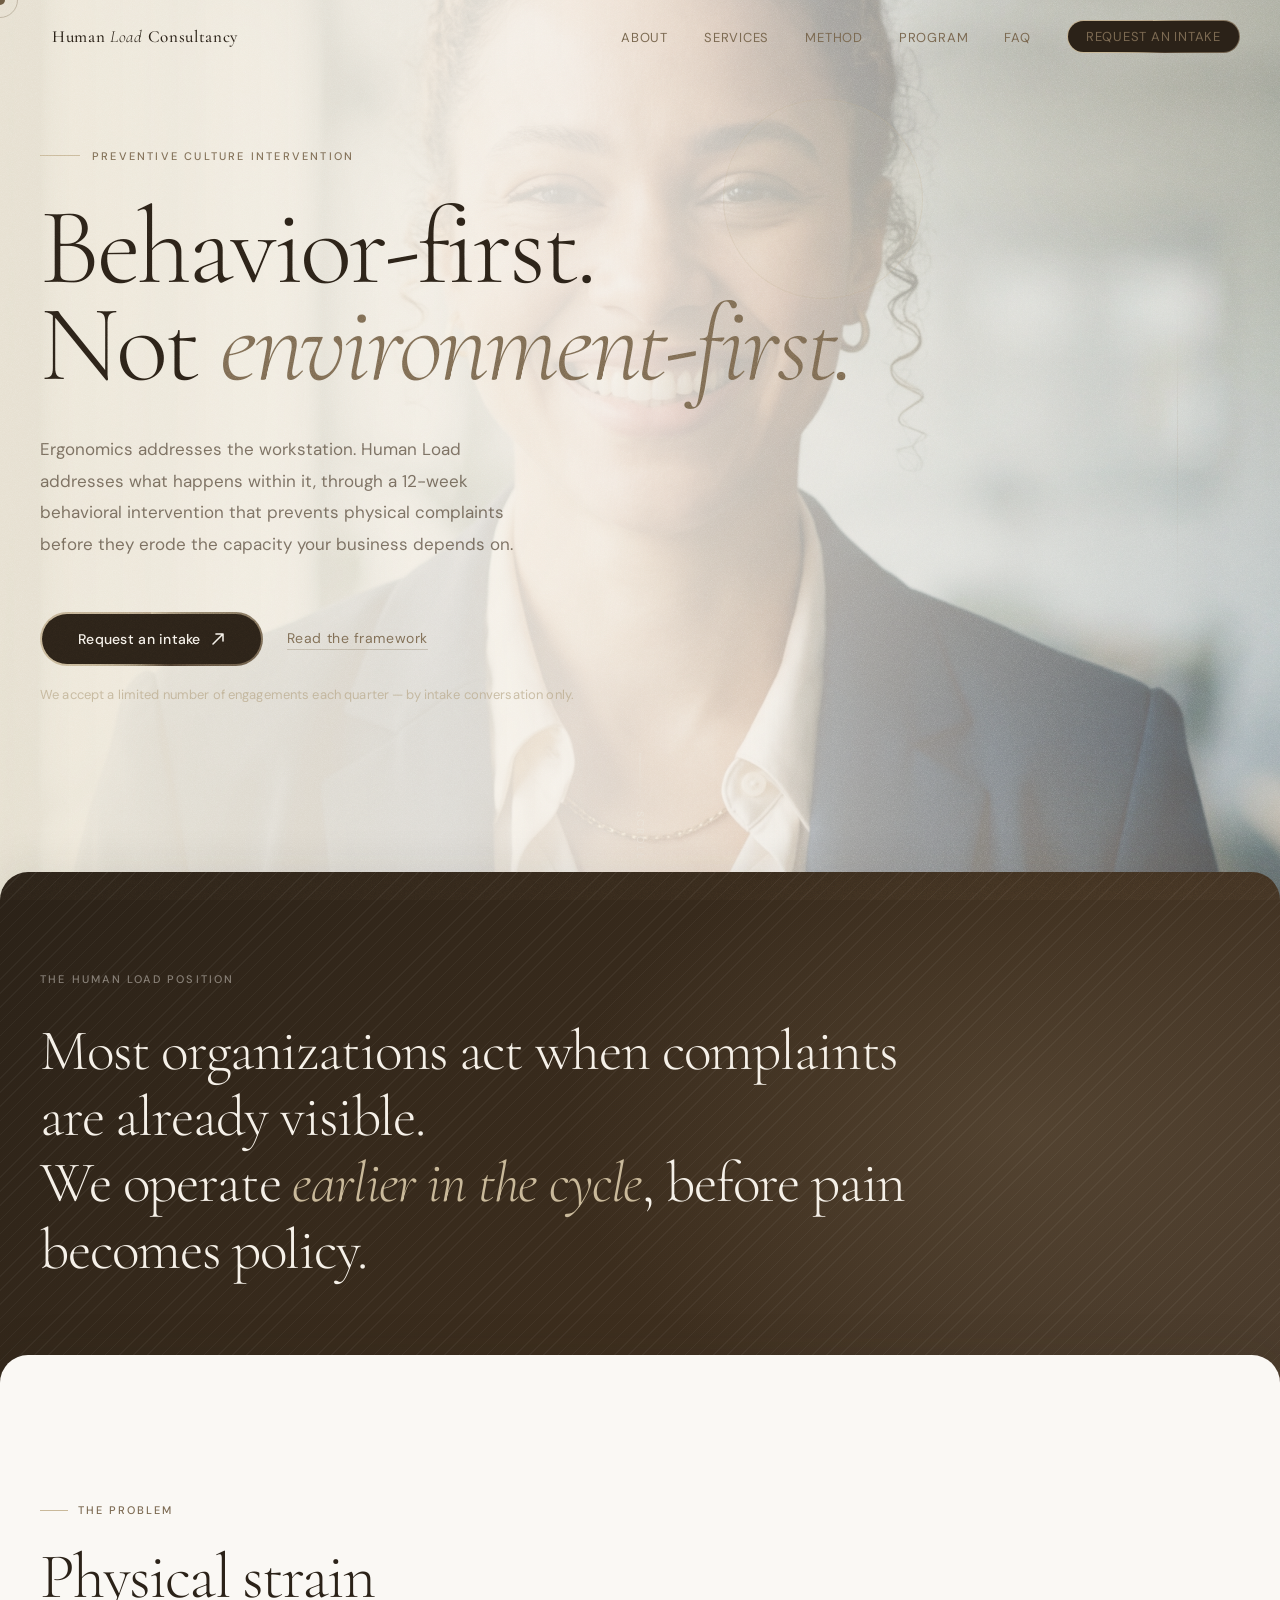
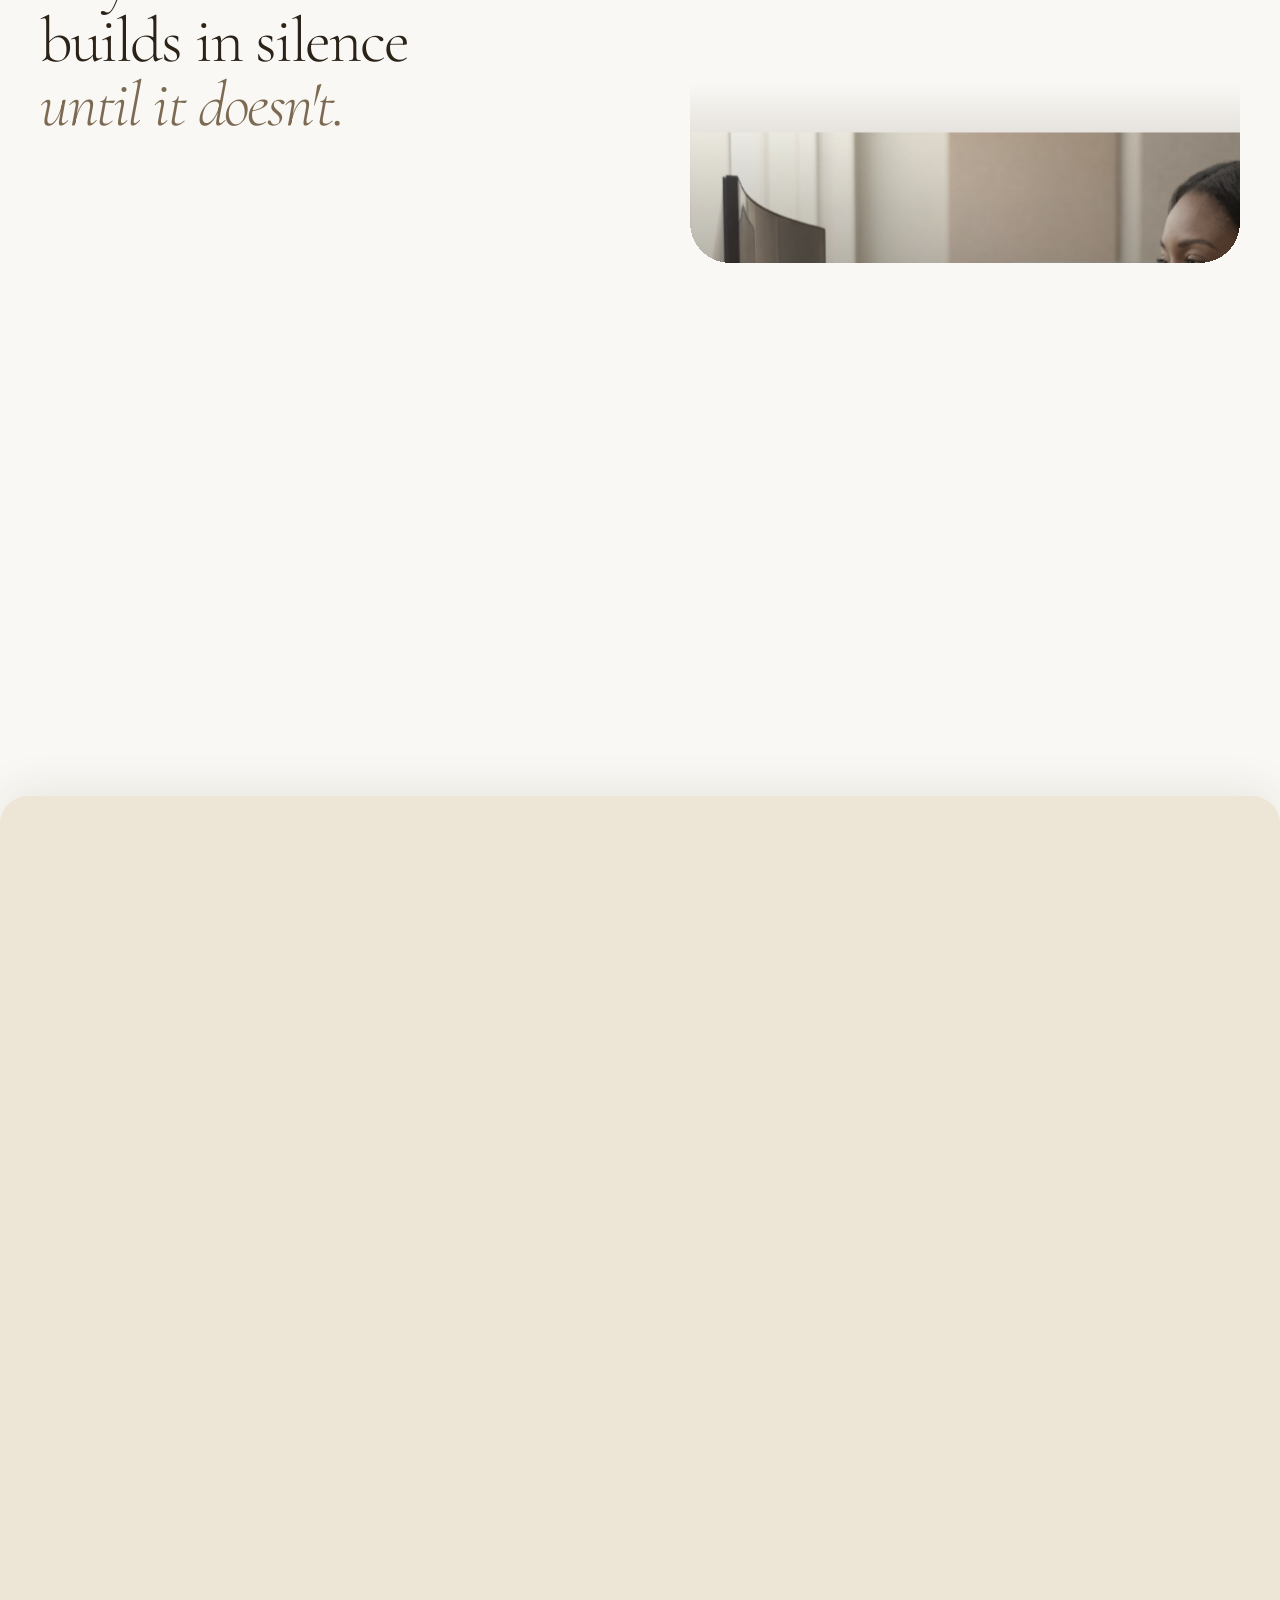
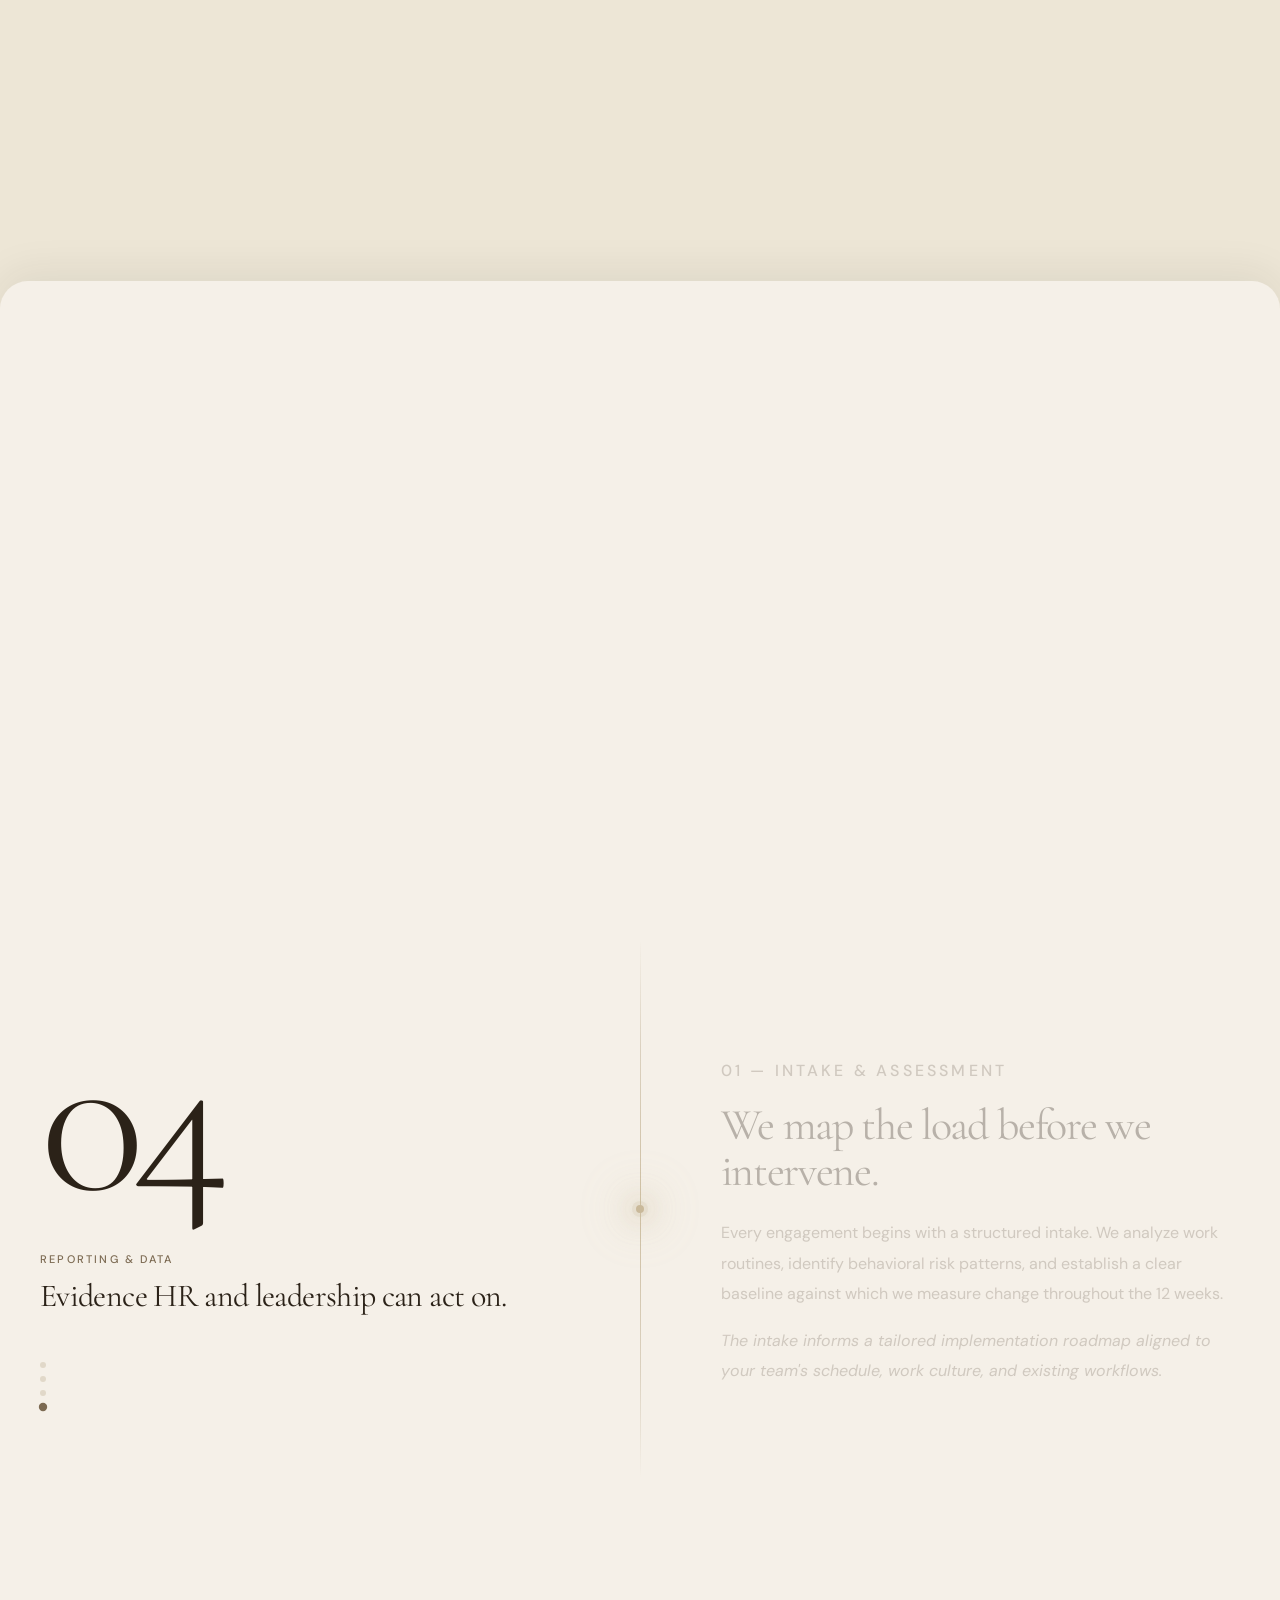
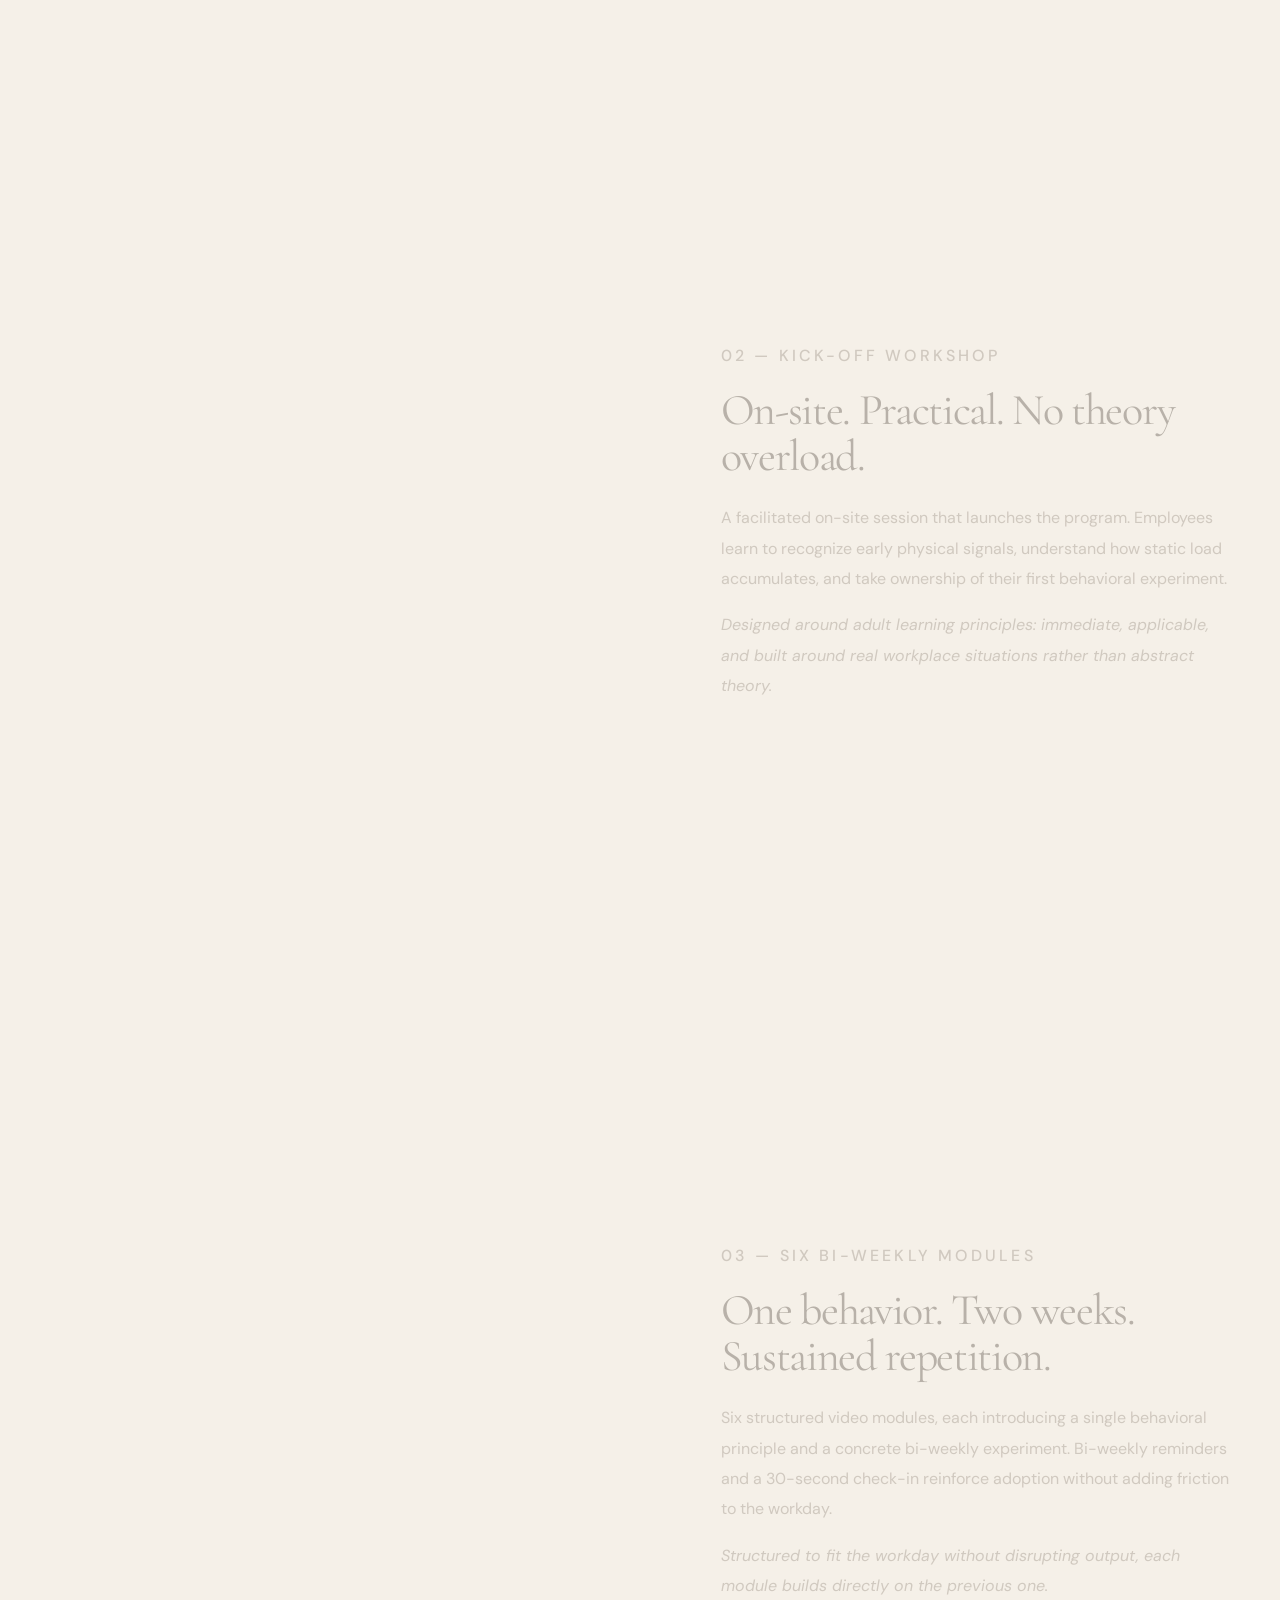
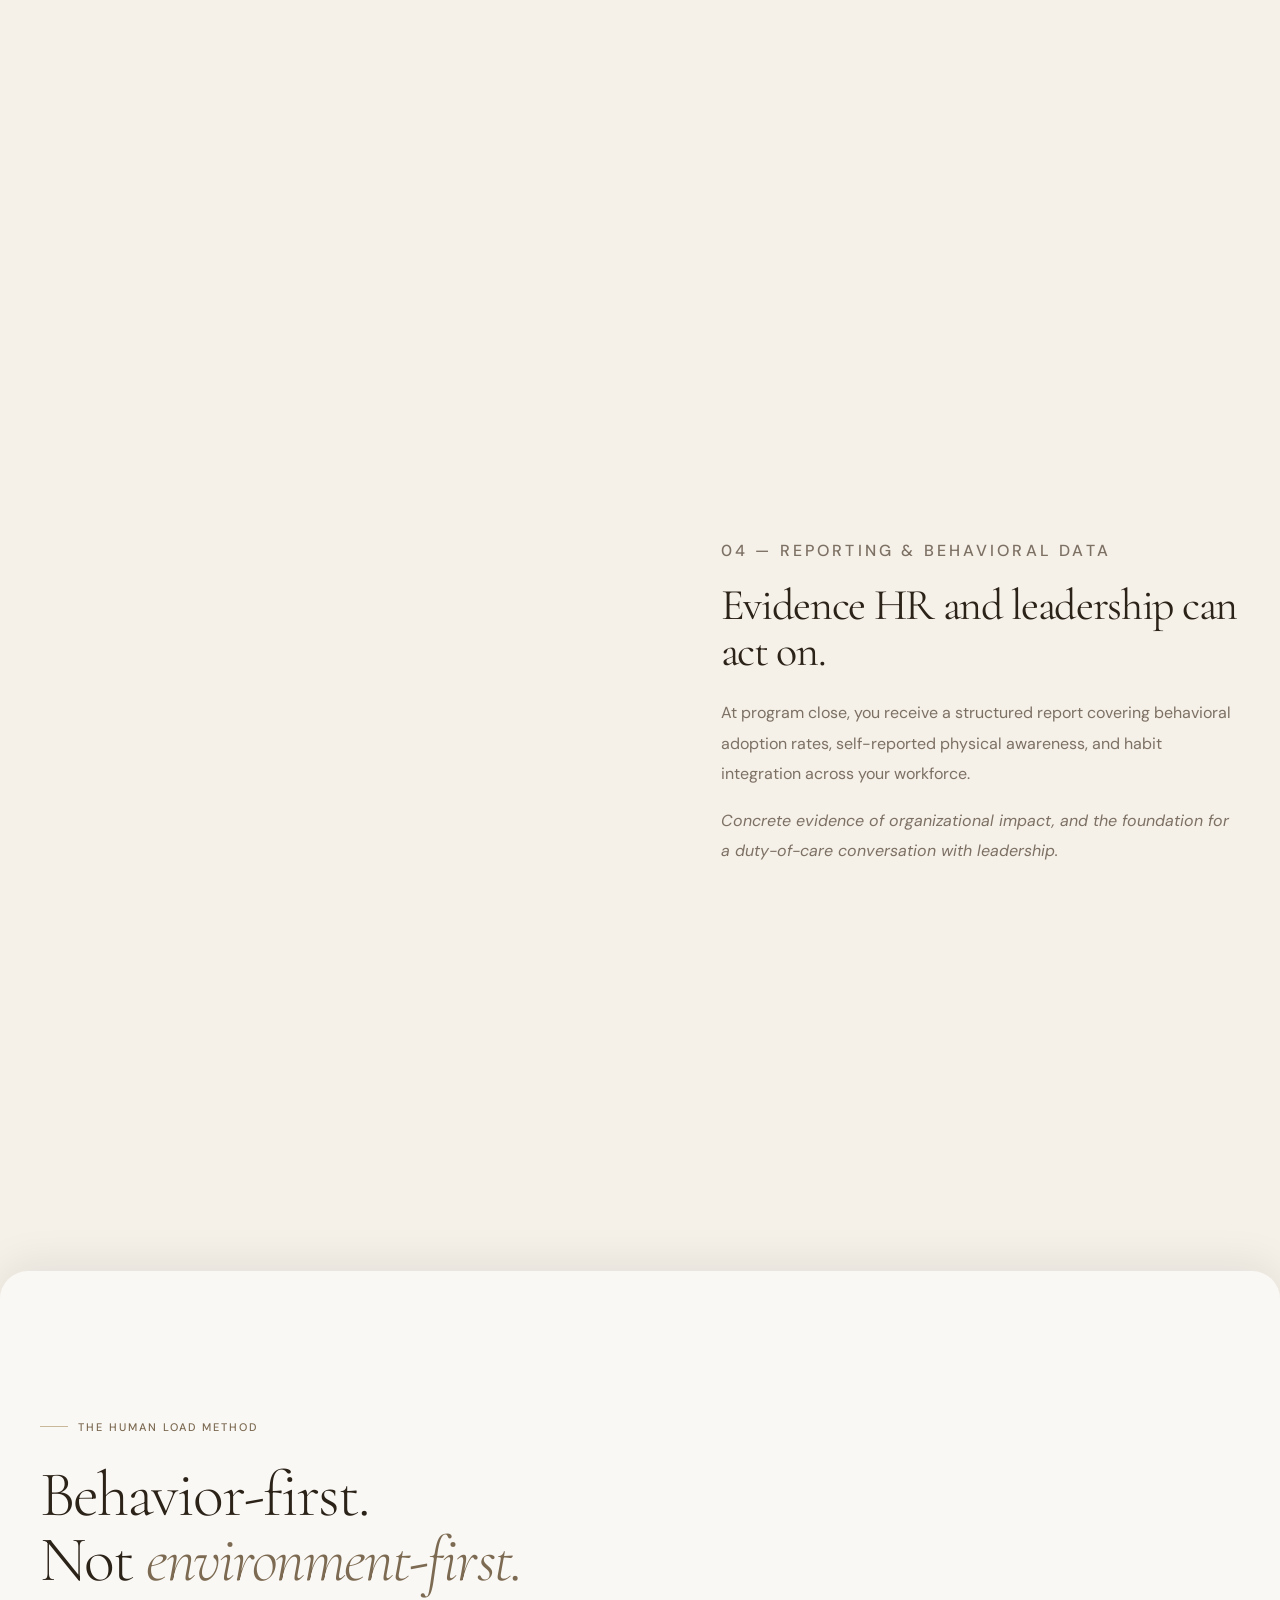
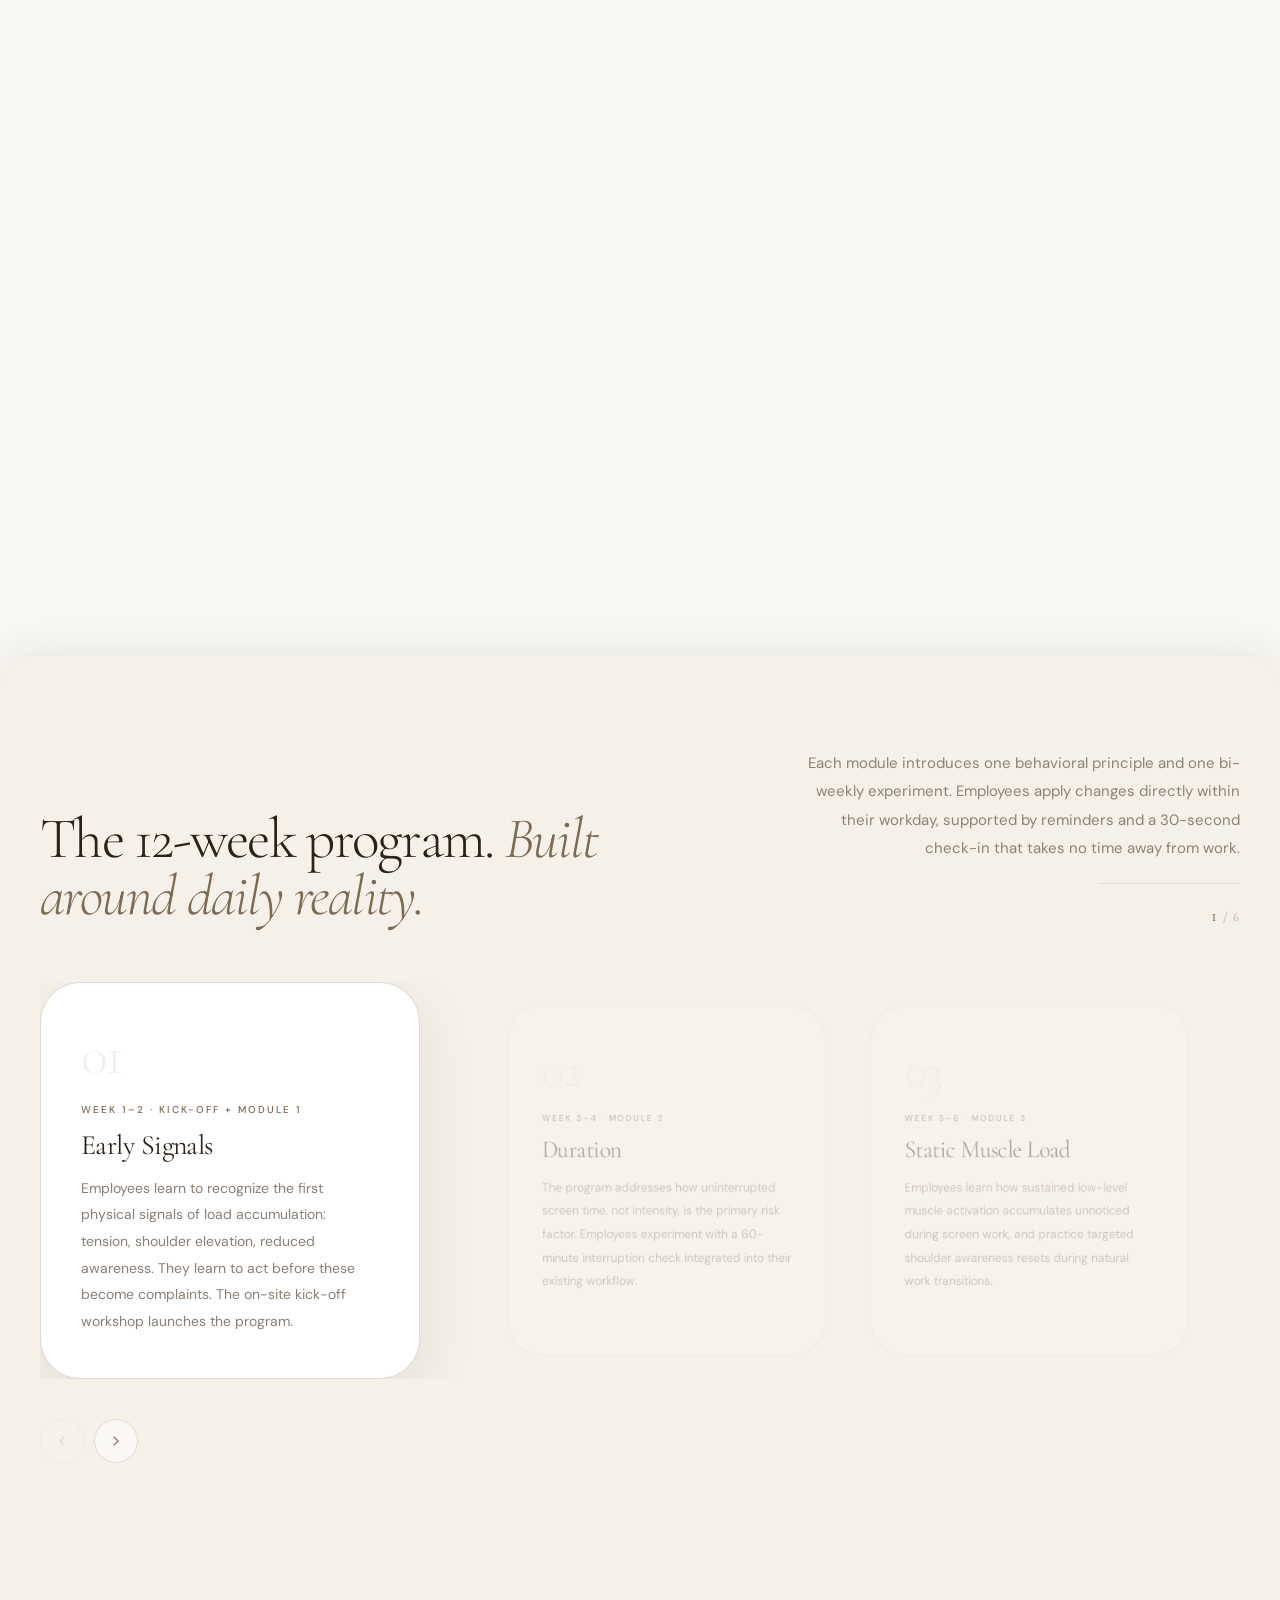
<file: index.html>
<!DOCTYPE html>
<html lang="en">
<head>
<meta charset="UTF-8">
<meta name="viewport" content="width=device-width, initial-scale=1.0">
<title>Human Load Consultancy — Behavior-First Prevention for Screen-Based Work</title>
<meta name="description" content="A 12-week behavioral intervention that prevents musculoskeletal complaints in screen-based work. Behavior-first. Not environment-first.">

<!-- Canonical -->
<link rel="canonical" href="https://humanloadconsultancy.com/">

<!-- Open Graph -->
<meta property="og:type" content="website">
<meta property="og:site_name" content="Human Load Consultancy">
<meta property="og:title" content="Human Load Consultancy — Behavior-First Prevention">
<meta property="og:description" content="A 12-week behavioral intervention that prevents musculoskeletal complaints in screen-based work.">
<meta property="og:url" content="https://humanloadconsultancy.com/">
<meta property="og:image" content="https://humanloadconsultancy.com/og-image.jpg">
<meta property="og:image:width" content="1200">
<meta property="og:image:height" content="630">
<meta property="og:locale" content="en_US">

<!-- Twitter Card -->
<meta name="twitter:card" content="summary_large_image">
<meta name="twitter:title" content="Human Load Consultancy — Behavior-First Prevention">
<meta name="twitter:description" content="A 12-week behavioral intervention that prevents musculoskeletal complaints in screen-based work.">
<meta name="twitter:image" content="https://humanloadconsultancy.com/og-image.jpg">

<!-- Structured Data -->
<script type="application/ld+json">
{
  "@context": "https://schema.org",
  "@type": "ProfessionalService",
  "name": "Human Load Consultancy",
  "description": "A 12-week behavioral intervention that prevents musculoskeletal complaints in screen-based work.",
  "url": "https://humanloadconsultancy.com/",
  "founder": {
    "@type": "Person",
    "name": "Crystal Haaswijk",
    "jobTitle": "Physical Therapist & Founder"
  },
  "areaServed": ["NL", "AW", "BE"],
  "serviceType": "Preventive workplace health consulting"
}
</script>

<link rel="preconnect" href="https://fonts.googleapis.com">
<link rel="preconnect" href="https://fonts.gstatic.com" crossorigin>
<link rel="icon" type="image/png" href="favicon.png">
<link rel="apple-touch-icon" href="/apple-touch-icon.png">
<link href="https://fonts.googleapis.com/css2?family=Cormorant+Garamond:ital,wght@0,300;0,400;0,500;0,600;1,300;1,400&family=DM+Sans:wght@300;400;500&display=swap" rel="stylesheet">
<style>
:root {
  --cream:      #f5f0e8;
  --parchment:  #ede6d6;
  --warm-white: #faf8f4;
  --sand:       #c9b99a;
  --sand-mid:   #b3a085;
  --bark:       #7c6a52;
  --umber:      #4a3b2c;
  --ink:        #2b2218;
  --fog-mid:    rgba(75,59,44,.14);
  --r-md: 28px;
  --r-lg: 40px;
  --ease-out: cubic-bezier(.16,1,.3,1);
}
*, *::before, *::after { box-sizing: border-box; margin: 0; padding: 0; }
html { scroll-behavior: smooth; }
body {
  font-family: 'DM Sans', sans-serif;
  background-color: #f5f0e8;
  color: var(--umber);
  overflow-x: hidden;
  -webkit-font-smoothing: antialiased;
}
a { color: inherit; text-decoration: none; }
img { display: block; max-width: 100%; }
body::before {
  content: '';
  position: fixed; inset: 0;
  z-index: 999; pointer-events: none; opacity: .30; mix-blend-mode: overlay;
  background-image: url("data:image/svg+xml,%3Csvg viewBox='0 0 512 512' xmlns='http://www.w3.org/2000/svg'%3E%3Cfilter id='p'%3E%3CfeTurbulence type='fractalNoise' baseFrequency='0.65' numOctaves='4' stitchTiles='stitch'/%3E%3CfeColorMatrix type='saturate' values='0'/%3E%3C/filter%3E%3Crect width='100%25' height='100%25' filter='url(%23p)'/%3E%3C/svg%3E");
  background-size: 256px 256px;
}
.container { width: min(1200px, calc(100% - 56px)); margin: 0 auto; }
.section { padding: 140px 0; }

.statement, .about-section, .about-hlc, .services-section, .approach-section, .faq-section, .cta-section, footer {
  position: relative;
  z-index: 2;
}
.about-section { background: var(--warm-white); }
.about-hlc { background: var(--parchment); }
.services-section { background: var(--cream); }
.approach-section { background: var(--warm-white); }
.faq-section { background: var(--warm-white); }
.cta-section { background: var(--parchment); position: relative; overflow: hidden; scroll-margin-top: 80px; }
.cta-section::before { content: ''; position: absolute; inset: -15%; background: url('services.jpg') center/cover no-repeat; opacity: .09; filter: sepia(30%); pointer-events: none; z-index: 0; transform: translateY(var(--parallax-y, 0px)); transition: transform 0s linear; }
.cta-section .container { position: relative; z-index: 1; }

.cursor {
  position: fixed; width: 10px; height: 10px;
  background: var(--bark); border-radius: 50%;
  pointer-events: none; z-index: 9999;
  transform: translate(-50%,-50%);
  transition: width .35s var(--ease-out), height .35s var(--ease-out);
  mix-blend-mode: multiply;
}
.cursor-ring {
  position: fixed; width: 36px; height: 36px;
  border: 1px solid rgba(124,106,82,.35); border-radius: 50%;
  pointer-events: none; z-index: 9998;
  transform: translate(-50%,-50%);
  transition: width .35s var(--ease-out), height .35s var(--ease-out);
}
.nav-wrap {
  position: fixed; top: 0; left: 0; width: 100%; z-index: 1000;
  transition: background .4s, backdrop-filter .4s, box-shadow .4s;
}
.nav-wrap.scrolled {
  background: rgba(250,248,244,.88);
  backdrop-filter: blur(18px);
  box-shadow: 0 1px 0 var(--fog-mid);
}
.nav {
  display: flex; align-items: center; justify-content: space-between;
  padding: 20px 0; transition: padding .4s var(--ease-out);
}
.nav-wrap.scrolled .nav { padding: 14px 0; }
.logo { display: flex; align-items: center; }
.logo-img { height: 52px; width: auto; display: block; transition: height .4s var(--ease-out), opacity .25s; }
.nav-wrap.scrolled .logo-img { height: 40px; }
.logo:hover .logo-img { opacity: .82; }
.logo-name {
  font-family: 'Cormorant Garamond', serif;
  font-size: 17px;
  font-weight: 500;
  letter-spacing: .04em;
  color: var(--ink);
  margin-left: 12px;
  line-height: 1;
}
.logo-name em {
  font-style: italic;
  font-weight: 300;
}
.nav-links { display: flex; align-items: center; gap: 36px; list-style: none; }
.nav-links a {
  font-size: 13px; font-weight: 400; letter-spacing: .06em;
  text-transform: uppercase; color: var(--bark); transition: color .25s;
}
.nav-links a:hover { color: var(--ink); }
.nav-cta {
  display: inline-flex; align-items: center; gap: 0;
  padding: 6px 6px 6px 22px;
  background: linear-gradient(90deg, #3a2a1c 0%, #6b4f35 50%, #f3f3f2 100%);
  color: var(--ink) !important; border-radius: 999px;
  font-size: 13px !important; font-weight: 500 !important;
  letter-spacing: .04em !important; text-transform: none !important;
  transition: box-shadow .3s, transform .3s !important;
  box-shadow: 0 2px 16px rgba(43,34,24,.18);
}
.nav-cta:hover {
  transform: translateY(-1px) !important;
  box-shadow: 0 8px 28px rgba(43,34,24,.28) !important;
}
.nav-cta svg { display: none; }
.nav-cta::after {
  content: '↗';
  display: flex;
  align-items: center;
  justify-content: center;
  width: 34px; height: 34px;
  background: #f3f3f2;
  border-radius: 50%;
  font-size: 14px;
  color: var(--ink);
  margin-left: 16px;
  flex-shrink: 0;
  transition: background .3s, transform .3s;
}
.nav-cta:hover::after {
  background: var(--cream);
  transform: rotate(45deg);
}
.hero {
  position: sticky; top: 0;
  min-height: 100vh;
  display: flex; align-items: flex-start;
  overflow: hidden; background: var(--cream);
  z-index: 0;
}
.hero-layer { position: absolute; inset: -15%; will-change: transform; z-index: 2; }
.hero-photo {
  position: absolute;
  inset: -40%;
  background: url('front_photo_of_a_light_brown_s_Nano_Banana_Pro_66948.jpg') center/cover no-repeat;
  will-change: transform;
  z-index: 0;
}
.hero-bg {
  position: absolute; inset: 0; z-index: 1;
  background:
    linear-gradient(90deg, rgba(237,230,214,.96) 0%, rgba(245,240,232,.88) 45%, rgba(250,248,244,.3) 100%),
    radial-gradient(ellipse 80% 60% at 70% 40%, rgba(201,185,154,.25) 0%, transparent 65%);
}
.hero-shape { position: absolute; border-radius: 50%; will-change: transform; }
.hero-shape-1 { width: 700px; height: 700px; right: -100px; top: -200px; background: radial-gradient(circle, rgba(201,185,154,.28) 0%, transparent 70%); }
.hero-shape-2 { width: 400px; height: 400px; right: 200px; bottom: -100px; background: radial-gradient(circle, rgba(179,160,133,.2) 0%, transparent 70%); }
.hero-shape-3 { width: 200px; height: 200px; left: 55%; top: 20%; background: rgba(212,200,178,.12); border: 1px solid rgba(180,162,130,.18); }
.hero-line {
  position: absolute; right: 8%; top: 50%; transform: translateY(-50%);
  width: 1px; height: 0;
  background: linear-gradient(180deg, transparent, rgba(124,106,82,.25), transparent);
  transition: height 1.8s var(--ease-out) .8s;
}
.hero-line.visible { height: 280px; }
.hero-content { position: relative; z-index: 3; padding: 140px 0 80px; will-change: transform; }
.eyebrow {
  display: inline-flex; align-items: center; gap: 12px;
  font-size: 11px; font-weight: 500; letter-spacing: .2em;
  text-transform: uppercase; color: var(--bark); margin-bottom: 36px;
  opacity: 0; transform: translateY(16px);
  transition: opacity .8s var(--ease-out) .2s, transform .8s var(--ease-out) .2s;
}
.eyebrow::before { content: ''; display: block; width: 40px; height: 1px; background: var(--sand); }
.hero-content.loaded .eyebrow { opacity: 1; transform: none; }
.hero h1 {
  font-family: 'Cormorant Garamond', serif; font-weight: 300;
  font-size: clamp(62px, 8.5vw, 130px); line-height: .9;
  letter-spacing: -.03em; color: var(--ink); max-width: 11ch; margin-bottom: 40px;
  opacity: 0; transform: translateY(24px);
  transition: opacity 1s var(--ease-out) .4s, transform 1s var(--ease-out) .4s;
}
.hero h1 em { font-style: italic; font-weight: 300; color: var(--bark); }
.nowrap { white-space: nowrap; }
.hero-content.loaded h1 { opacity: 1; transform: none; }
.hero-body {
  max-width: 500px; font-size: 17px; line-height: 1.85;
  color: rgba(74,59,44,.72); margin-bottom: 52px;
  opacity: 0; transform: translateY(20px);
  transition: opacity .9s var(--ease-out) .65s, transform .9s var(--ease-out) .65s;
}
.hero-content.loaded .hero-body { opacity: 1; transform: none; }
.hero-actions {
  display: flex; align-items: center; gap: 24px; flex-wrap: wrap;
  opacity: 0; transform: translateY(16px);
  transition: opacity .8s var(--ease-out) .85s, transform .8s var(--ease-out) .85s;
}
.hero-content.loaded .hero-actions { opacity: 1; transform: none; }
.btn-primary {
  display: inline-flex; align-items: center; gap: 10px;
  padding: 16px 36px; background: var(--umber); color: var(--cream);
  border-radius: 999px; font-size: 14px; font-weight: 500; letter-spacing: .02em;
  transition: background .3s, transform .3s var(--ease-out), box-shadow .3s;
}
.btn-primary:hover { background: var(--ink); transform: translateY(-2px); box-shadow: 0 12px 32px rgba(43,34,24,.22); }
.btn-primary svg { transition: transform .3s var(--ease-out); }
.btn-primary:hover svg { transform: translate(3px,-3px); }
.btn-ghost {
  display: inline-flex; align-items: center; gap: 8px;
  font-size: 14px; color: var(--bark); letter-spacing: .04em;
  border-bottom: 1px solid rgba(124,106,82,.3); padding-bottom: 2px;
  transition: color .25s, border-color .25s;
}
.btn-ghost:hover { color: var(--ink); border-color: var(--ink); }

@property --btn-angle {
  syntax: '<angle>';
  inherits: false;
  initial-value: 0deg;
}
@keyframes btn-border-spin {
  to { --btn-angle: 360deg; }
}
.btn-intake {
  display: inline-flex; align-items: center; gap: 10px;
  padding: 16px 36px;
  border: 2px solid transparent;
  background:
    linear-gradient(#2b2218, #2b2218) padding-box,
    conic-gradient(from var(--btn-angle), #c9b99a 0%, #4a3b2c 40%, #c9b99a 70%, #b3a085 100%) border-box;
  color: #f5f0e8; border-radius: 999px;
  font-size: 14px; font-weight: 500; letter-spacing: .02em;
  animation: btn-border-spin 3s linear infinite;
  transition: transform .3s var(--ease-out), box-shadow .3s;
}
.btn-intake:hover { transform: translateY(-2px); box-shadow: 0 12px 32px rgba(43,34,24,.3); }
.btn-intake svg { transition: transform .3s var(--ease-out); }
.btn-intake:hover svg { transform: translate(3px,-3px); }
.nav-links .btn-intake { padding: 7px 18px; font-size: 13px; border-width: 1.5px; }

.scroll-indicator {
  position: absolute; bottom: 40px; left: 50%; transform: translateX(-50%);
  display: flex; flex-direction: column; align-items: center; gap: 10px;
  opacity: 0; animation: fadeInUp .8s var(--ease-out) 1.6s forwards;
}
.scroll-indicator span { font-size: 10px; letter-spacing: .2em; text-transform: uppercase; color: var(--sand-mid); writing-mode: vertical-rl; }
.scroll-line { width: 1px; height: 48px; background: linear-gradient(180deg, var(--sand-mid), transparent); animation: scrollPulse 2.4s ease-in-out infinite 1.8s; }
@keyframes scrollPulse { 0%,100%{opacity:.4;}50%{opacity:1;} }
@keyframes fadeInUp { from{opacity:0;transform:translateX(-50%) translateY(12px);}to{opacity:1;transform:translateX(-50%) translateY(0);} }

.statement {
  background: linear-gradient(135deg, #2b2218 0%, #3d2e1e 60%, #4a3b2c 100%);
  padding: 100px 0; overflow: hidden;
}
.statement::after {
  content: ''; position: absolute; inset: 0; pointer-events: none;
  background-image: repeating-linear-gradient(
    -45deg,
    rgba(255,255,255,1) 0px,
    rgba(255,255,255,1) 1px,
    transparent 1px,
    transparent 10px
  );
  opacity: 0.04;
}
.statement::before { content: ''; position: absolute; inset: 0; background: radial-gradient(ellipse 60% 100% at 80% 50%, rgba(124,106,82,.3) 0%, transparent 60%); }
.statement-inner { position: relative; max-width: 900px; }
.statement-label { font-size: 11px; font-weight: 500; letter-spacing: .2em; text-transform: uppercase; color: rgba(245,240,232,.45); margin-bottom: 32px; }
.statement blockquote { font-family: 'Cormorant Garamond', serif; font-weight: 300; font-size: clamp(32px, 4.5vw, 58px); line-height: 1.15; letter-spacing: -.02em; color: var(--cream); }
.statement blockquote em { font-style: italic; color: var(--sand); }

.section-tag { display: inline-flex; align-items: center; gap: 10px; font-size: 11px; font-weight: 500; letter-spacing: .18em; text-transform: uppercase; color: var(--bark); margin-bottom: 28px; }
.section-tag::before { content: ''; display: block; width: 28px; height: 1px; background: var(--sand); }

.about-grid { display: grid; grid-template-columns: 1fr 1fr; gap: 100px; align-items: start; }
.about-right-wrap { display: flex; flex-direction: column; gap: 48px; }
.about-img-block { position: relative; border-radius: var(--r-lg); overflow: hidden; }
.about-img-block img { width: 100%; height: 360px; object-fit: cover; object-position: center 30%; display: block; filter: sepia(18%) saturate(85%); }
.about-img-block::after { content: ''; position: absolute; inset: 0; background: linear-gradient(180deg, transparent 50%, rgba(43,34,24,.35) 100%); pointer-events: none; }
.about-left h2 { font-family: 'Cormorant Garamond', serif; font-weight: 300; font-size: clamp(40px, 5vw, 68px); line-height: 1.0; letter-spacing: -.03em; color: var(--ink); }
.about-left h2 em { font-style: italic; color: var(--bark); }
.about-right { padding-top: 8px; }
.about-right .lead { font-size: 20px; line-height: 1.75; color: var(--umber); margin-bottom: 24px; font-weight: 300; }
.about-right p { font-size: 16px; line-height: 1.9; color: rgba(74,59,44,.7); margin-bottom: 18px; }
.about-stats { margin-top: 60px; display: grid; grid-template-columns: 1fr 1fr; gap: 16px; }
.stat-card { padding: 28px; background: var(--parchment); border-radius: var(--r-md); border: 1px solid rgba(180,162,130,.2); transition: transform .4s var(--ease-out), box-shadow .4s; }
.stat-card:hover { transform: translateY(-4px); box-shadow: 0 20px 48px rgba(74,59,44,.08); }
.stat-number { font-family: 'Cormorant Garamond', serif; font-size: 36px; font-weight: 300; line-height: 1; color: var(--ink); letter-spacing: -.04em; }
.stat-label { font-size: 13px; color: var(--bark); margin-top: 6px; line-height: 1.5; }

/* ABOUT HLC */
.about-hlc-grid { display: grid; grid-template-columns: 1fr 1fr; gap: 100px; align-items: start; }
.about-hlc-img { position: relative; border-radius: var(--r-lg); overflow: hidden; }
.about-hlc-img img { width: 100%; height: 480px; object-fit: cover; object-position: center 20%; display: block; filter: sepia(15%) saturate(90%); }
.about-hlc-img::after { content: ''; position: absolute; inset: 0; background: linear-gradient(180deg, transparent 60%, rgba(237,230,214,.5) 100%); pointer-events: none; }
.about-hlc-img-caption { position: absolute; bottom: 24px; left: 28px; font-size: 11px; letter-spacing: .1em; text-transform: uppercase; color: var(--bark); opacity: .75; }
.about-hlc-left h2 { font-family: 'Cormorant Garamond', serif; font-weight: 300; font-size: clamp(36px, 4.5vw, 58px); line-height: 1.05; letter-spacing: -.03em; color: var(--ink); }
.about-hlc-left h2 em { font-style: italic; color: var(--bark); }
.about-hlc-right .lead { font-size: 20px; line-height: 1.75; color: var(--umber); margin-bottom: 24px; font-weight: 300; }
.about-hlc-right p { font-size: 16px; line-height: 1.9; color: rgba(74,59,44,.7); margin-bottom: 18px; }
.about-credentials { display: flex; gap: 0; margin-top: 48px; border-top: 1px solid rgba(180,162,130,.3); padding-top: 36px; }
.credential { flex: 1; padding-right: 24px; border-right: 1px solid rgba(180,162,130,.2); margin-right: 24px; }
.credential:last-child { border-right: none; margin-right: 0; padding-right: 0; }
.credential-title { font-family: 'Cormorant Garamond', serif; font-size: 20px; font-weight: 400; letter-spacing: -.02em; color: var(--ink); margin-bottom: 4px; }
.credential-sub { font-size: 12px; color: var(--bark); letter-spacing: .04em; }

/* SERVICES SCROLL TRACKER */
.services-section .section-header { max-width: 680px; margin-bottom: 80px; }
.services-section h2 { font-family: 'Cormorant Garamond', serif; font-weight: 300; font-size: clamp(38px, 5vw, 64px); line-height: 1.02; letter-spacing: -.03em; color: var(--ink); margin-bottom: 16px; }
.services-section .section-sub { font-size: 17px; color: rgba(74,59,44,.6); max-width: 50ch; line-height: 1.8; }
.svc-tracker { display: grid; grid-template-columns: 1fr 1px 1fr; gap: 0; align-items: start; }
.svc-sticky { position: sticky; top: 0; height: 100vh; display: flex; flex-direction: column; justify-content: center; padding-right: 80px; }
.svc-big-num { font-family: 'Cormorant Garamond', serif; font-size: clamp(120px, 18vw, 220px); font-weight: 300; line-height: 1; letter-spacing: -.06em; color: var(--ink); transition: opacity .4s var(--ease-out); }
.svc-big-label { font-size: 11px; font-weight: 500; letter-spacing: .2em; text-transform: uppercase; color: var(--bark); margin-top: 24px; transition: opacity .4s var(--ease-out); }
.svc-big-title { font-family: 'Cormorant Garamond', serif; font-size: 32px; font-weight: 400; letter-spacing: -.02em; color: var(--ink); margin-top: 12px; line-height: 1.1; transition: opacity .4s var(--ease-out); }
.svc-divider { position: sticky; top: 0; height: 100vh; display: flex; align-items: center; justify-content: center; }
.svc-divider-line { width: 1px; height: 60%; background: linear-gradient(180deg, transparent 0%, rgba(180,162,130,.4) 20%, rgba(201,185,154,.9) 50%, rgba(180,162,130,.4) 80%, transparent 100%); position: relative; }
.svc-divider-line::before { content: ''; position: absolute; left: 50%; top: 50%; transform: translate(-50%, -50%); width: 8px; height: 8px; background: var(--sand); border-radius: 50%; box-shadow: 0 0 0 4px rgba(201,185,154,.2), 0 0 24px 8px rgba(201,185,154,.35), 0 0 48px 16px rgba(201,185,154,.15); animation: glowPulse 3s ease-in-out infinite; }
@keyframes glowPulse {
  0%, 100% { box-shadow: 0 0 0 4px rgba(201,185,154,.2), 0 0 24px 8px rgba(201,185,154,.35), 0 0 48px 16px rgba(201,185,154,.15); }
  50% { box-shadow: 0 0 0 4px rgba(201,185,154,.3), 0 0 32px 12px rgba(201,185,154,.5), 0 0 64px 24px rgba(201,185,154,.25); }
}
.svc-items { padding-left: 80px; }
.svc-item { min-height: 100vh; display: flex; flex-direction: column; justify-content: center; padding: 80px 0; opacity: .3; transform: translateY(20px); transition: opacity .6s var(--ease-out), transform .6s var(--ease-out); }
.svc-item.active { opacity: 1; transform: translateY(0); }
.svc-item-label { font-size: 10px; font-weight: 500; letter-spacing: .2em; text-transform: uppercase; color: var(--bark); margin-bottom: 20px; }
.svc-item h3 { font-family: 'Cormorant Garamond', serif; font-weight: 400; font-size: clamp(28px, 3.5vw, 44px); line-height: 1.05; letter-spacing: -.03em; color: var(--ink); margin-bottom: 24px; }
.svc-item p { font-size: 16px; line-height: 1.9; color: rgba(74,59,44,.7); margin-bottom: 16px; max-width: 48ch; }
.svc-item-detail { font-size: 14px; line-height: 1.8; color: rgba(74,59,44,.5); max-width: 46ch; font-style: italic; }
.svc-dots { display: flex; flex-direction: column; gap: 8px; margin-top: 48px; }
.svc-dot { width: 6px; height: 6px; border-radius: 50%; background: rgba(180,162,130,.3); transition: background .4s, transform .4s; }
.svc-dot.active { background: var(--bark); transform: scale(1.4); }

/* METHOD FLIP CARDS */
.approach-section .section-header { margin-bottom: 72px; }
.approach-section h2 { font-family: 'Cormorant Garamond', serif; font-weight: 300; font-size: clamp(38px, 5vw, 64px); line-height: 1.02; letter-spacing: -.03em; color: var(--ink); max-width: 18ch; margin-bottom: 0; }
.approach-section h2 em { font-style: italic; color: var(--bark); }
.flip-grid { display: grid; grid-template-columns: repeat(3, 1fr); gap: 24px; }
.flip-card { height: 480px; perspective: 1200px; cursor: pointer; }
.flip-card-inner { position: relative; width: 100%; height: 100%; transform-style: preserve-3d; transition: transform .7s cubic-bezier(.4,0,.2,1); }
.flip-card:hover .flip-card-inner, .flip-card.flipped .flip-card-inner { transform: rotateY(180deg); }
.flip-front, .flip-back { position: absolute; inset: 0; border-radius: var(--r-lg); backface-visibility: hidden; -webkit-backface-visibility: hidden; overflow: hidden; }
.flip-front { background: var(--parchment); border: 1px solid rgba(180,162,130,.2); display: flex; flex-direction: column; justify-content: flex-end; padding: 40px 36px; }
.flip-front-bg { position: absolute; inset: 0; background: radial-gradient(ellipse 80% 60% at 110% 0%, rgba(201,185,154,.5) 0%, transparent 60%); pointer-events: none; }
.flip-front-num { font-family: 'Cormorant Garamond', serif; font-size: 120px; font-weight: 300; line-height: 1; letter-spacing: -.06em; color: rgba(180,162,130,.15); position: absolute; top: 24px; right: 24px; }
.flip-front-label { font-size: 10px; font-weight: 500; letter-spacing: .2em; text-transform: uppercase; color: var(--bark); margin-bottom: 12px; }
.flip-front h3 { font-family: 'Cormorant Garamond', serif; font-weight: 400; font-size: 32px; line-height: 1.05; letter-spacing: -.02em; color: var(--ink); }
.flip-front-hint { margin-top: 20px; font-size: 11px; letter-spacing: .12em; text-transform: uppercase; color: rgba(124,106,82,.4); display: flex; align-items: center; gap: 8px; }
.flip-front-hint::before { content: ''; display: block; width: 20px; height: 1px; background: rgba(124,106,82,.3); }
.flip-back {
  background: linear-gradient(145deg, #5a3f28 0%, #4a3b2c 50%, #3a2a1c 100%);
  border: 1px solid rgba(180,162,130,.15); transform: rotateY(180deg);
  display: flex; flex-direction: column; justify-content: center; padding: 44px 36px;
}
.flip-back-label { font-size: 10px; font-weight: 500; letter-spacing: .2em; text-transform: uppercase; color: var(--sand); margin-bottom: 20px; }
.flip-back p { font-size: 15px; line-height: 1.9; color: rgba(245,240,232,.75); margin-bottom: 28px; }
.flip-back-divider { width: 40px; height: 1px; background: rgba(201,185,154,.3); margin-bottom: 24px; }
.flip-back-org-label { font-size: 10px; font-weight: 500; letter-spacing: .2em; text-transform: uppercase; color: rgba(201,185,154,.5); margin-bottom: 12px; }
.flip-back-org { font-family: 'Cormorant Garamond', serif; font-size: 20px; font-weight: 300; font-style: italic; line-height: 1.5; color: var(--sand); }

/* TRAJECTORY */
.trajectory-section {
  background: #f5f0e8;
  position: relative;
}
.trajectory-section::after { content: none; }
.trajectory-section::before { content: none; }
.trajectory-scroll-wrapper { height: 1000vh; position: relative; }
.trajectory-sticky { position: sticky; top: 0; height: 100vh; overflow: hidden; display: flex; flex-direction: column; justify-content: center; }
.trajectory-sticky .container { position: relative; z-index: 2; }
.trajectory-header { display: grid; grid-template-columns: 1fr 1fr; gap: 80px; align-items: end; margin-bottom: 56px; }
.trajectory-header h2 { font-family: 'Cormorant Garamond', serif; font-weight: 300; font-size: clamp(36px, 4.5vw, 60px); line-height: 1.0; letter-spacing: -.03em; color: var(--ink); }
.trajectory-header h2 em { font-style: italic; color: var(--bark); }
.trajectory-header-right { display: flex; flex-direction: column; align-items: flex-end; gap: 20px; }
.trajectory-header p { font-size: 15px; line-height: 1.9; color: rgba(74,59,44,.6); max-width: 44ch; text-align: right; }
.traj-progress-bar { width: 140px; height: 1px; background: rgba(74,59,44,.12); position: relative; border-radius: 999px; overflow: hidden; }
.traj-progress-fill { position: absolute; left: 0; top: 0; bottom: 0; width: 0%; background: var(--bark); border-radius: 999px; transition: width .3s linear; }
.traj-counter { font-family: 'Cormorant Garamond', serif; font-size: 13px; color: rgba(74,59,44,.4); letter-spacing: .1em; }
.traj-counter span { color: var(--bark); font-size: 18px; }
.trajectory-track-outer { overflow: hidden; perspective: 1400px; }
.trajectory-track { display: flex; gap: 32px; will-change: transform; padding-right: 80px; }
.traj-card {
  flex: 0 0 380px; min-height: 320px; padding: 44px 40px;
  border: 1px solid rgba(74,59,44,.1); border-radius: var(--r-lg);
  background: rgba(255,255,255,.5);
  transition: border-color .6s, background .6s, transform .7s cubic-bezier(.16,1,.3,1), opacity .6s, box-shadow .6s;
  transform: rotateY(18deg) translateZ(-80px) scale(.88);
  opacity: .35; will-change: transform, opacity;
}
.traj-card.active { border-color: rgba(74,59,44,.18); background: #fff; transform: rotateY(0deg) translateZ(0px) scale(1); opacity: 1; box-shadow: 0 20px 60px rgba(43,34,24,.08); }
.traj-card.prev { transform: rotateY(12deg) translateZ(-40px) scale(.93); opacity: .5; }
.traj-card.next { transform: rotateY(-18deg) translateZ(-80px) scale(.88); opacity: .35; }
.traj-card-num { font-family: 'Cormorant Garamond', serif; font-size: 56px; font-weight: 300; line-height: 1; color: rgba(74,59,44,.08); letter-spacing: -.05em; margin-bottom: 20px; display: block; }
.traj-card-week { font-size: 10px; font-weight: 500; letter-spacing: .2em; text-transform: uppercase; color: var(--bark); margin-bottom: 14px; display: block; }
.traj-card h4 { font-family: 'Cormorant Garamond', serif; font-size: 28px; font-weight: 400; letter-spacing: -.02em; color: var(--ink); margin-bottom: 14px; line-height: 1.1; }
.traj-card p { font-size: 14px; line-height: 1.9; color: rgba(74,59,44,.65); }
.traj-nav { display: flex; gap: 10px; margin-top: 40px; }
.traj-btn { width: 44px; height: 44px; border-radius: 50%; border: 1px solid rgba(74,59,44,.14); background: rgba(255,255,255,.5); color: rgba(74,59,44,.6); display: flex; align-items: center; justify-content: center; cursor: pointer; transition: background .3s, border-color .3s, color .3s, transform .3s var(--ease-out); }
.traj-btn:hover { background: var(--parchment); border-color: rgba(74,59,44,.2); color: var(--ink); transform: scale(1.08); }
.traj-btn:disabled { opacity: .2; pointer-events: none; }

.faq-section h2 { font-family: 'Cormorant Garamond', serif; font-weight: 300; font-size: clamp(38px, 4.5vw, 60px); letter-spacing: -.03em; color: var(--ink); margin-bottom: 64px; }
.faq-section h2 em { font-style: italic; color: var(--bark); }
.faq-list { max-width: 860px; }
.faq-item { border-bottom: 1px solid rgba(180,162,130,.22); }
.faq-item summary { list-style: none; cursor: pointer; padding: 28px 0; display: flex; justify-content: space-between; align-items: center; font-size: 17px; font-weight: 400; color: var(--ink); letter-spacing: -.01em; transition: color .25s; }
.faq-item summary::-webkit-details-marker { display: none; }
.faq-item summary:hover { color: var(--bark); }
.faq-icon { width: 24px; height: 24px; border: 1px solid rgba(180,162,130,.35); border-radius: 50%; flex-shrink: 0; transition: background .3s, border-color .3s; position: relative; }
.faq-item[open] .faq-icon { background: var(--umber); border-color: var(--umber); }
.faq-icon::before, .faq-icon::after { content: ''; position: absolute; width: 10px; height: 1px; background: var(--bark); top: 50%; left: 50%; transform: translate(-50%,-50%); transition: transform .3s var(--ease-out); }
.faq-item[open] .faq-icon::before, .faq-item[open] .faq-icon::after { background: var(--cream); }
.faq-icon::after { transform: translate(-50%,-50%) rotate(90deg); }
.faq-item[open] .faq-icon::after { transform: translate(-50%,-50%) rotate(0deg); }
.faq-item p { font-size: 15px; line-height: 1.9; color: rgba(74,59,44,.65); padding-bottom: 28px; max-width: 64ch; }

.cta-inner { text-align: center; max-width: 800px; margin: 0 auto; }
.cta-inner .section-tag { justify-content: center; }
.cta-inner h2 { font-family: 'Cormorant Garamond', serif; font-weight: 300; font-size: clamp(44px, 6vw, 82px); line-height: .95; letter-spacing: -.04em; color: var(--ink); margin-bottom: 28px; }
.cta-inner h2 em { font-style: italic; color: var(--bark); }
.cta-inner p { font-size: 17px; line-height: 1.85; color: rgba(74,59,44,.65); margin-bottom: 48px; }
.cta-actions { display: flex; align-items: center; justify-content: center; gap: 20px; flex-wrap: wrap; }
.cta-form { width: 100%; max-width: 640px; margin: 0 auto; text-align: left; }
.cta-form-row { display: grid; grid-template-columns: 1fr 1fr; gap: 16px; margin-bottom: 16px; }
.cta-form-field { display: flex; flex-direction: column; gap: 6px; margin-bottom: 16px; }
.cta-form-row .cta-form-field { margin-bottom: 0; }
.cta-form-field label { font-size: 12px; font-weight: 500; letter-spacing: .06em; text-transform: uppercase; color: var(--bark); }
.cta-form-optional { font-weight: 400; text-transform: none; letter-spacing: 0; color: rgba(124,106,82,.5); }
.cta-form-field input,
.cta-form-field select,
.cta-form-field textarea {
  background: rgba(255,255,255,.7); border: 1px solid rgba(180,162,130,.3); border-radius: 10px;
  padding: 12px 16px; font-family: 'DM Sans', sans-serif; font-size: 14px; color: var(--ink);
  outline: none; transition: border-color .25s, box-shadow .25s; -webkit-appearance: none;
}
.cta-form-field input:focus,
.cta-form-field select:focus,
.cta-form-field textarea:focus { border-color: var(--bark); box-shadow: 0 0 0 3px rgba(124,106,82,.12); }
.cta-form-field textarea { resize: vertical; min-height: 100px; }
.cta-form .btn-intake { margin-top: 8px; }

footer {
  background: #faf8f4;
  padding: 60px 0 40px; position: relative;
  border-top: 1px solid rgba(180,162,130,.2);
}
footer::before { content: none; }
.footer-inner { display: flex; align-items: center; justify-content: space-between; flex-wrap: wrap; gap: 24px; position: relative; z-index: 1; }
.footer-logo-img { height: 52px; width: auto; opacity: .85; }
.footer-copy { font-size: 12px; color: rgba(74,59,44,.4); letter-spacing: .04em; }
.footer-links { display: flex; gap: 28px; list-style: none; }
.footer-links a { font-size: 12px; letter-spacing: .06em; text-transform: uppercase; color: rgba(74,59,44,.5); transition: color .25s; }
.footer-links a:hover { color: var(--ink); }

.reveal { opacity: 0; transform: translateY(36px); transition: opacity .9s var(--ease-out), transform .9s var(--ease-out); }
.reveal.delay-1 { transition-delay: .1s; }
.reveal.delay-2 { transition-delay: .22s; }
.reveal.delay-3 { transition-delay: .36s; }
.reveal.visible { opacity: 1; transform: none; }
.reveal-left { opacity: 0; transform: translateX(-32px); transition: opacity 1s var(--ease-out), transform 1s var(--ease-out); }
.reveal-left.visible { opacity: 1; transform: none; }

/* PARALLAX & DEPTH */
.parallax-img { 
  position: relative; overflow: hidden; 
}
.parallax-img img { 
  width: 100%; height: 100%; object-fit: cover; 
  will-change: transform; 
  transition: transform 0s linear;
}

/* Card-stacking z-index volgorde */
.statement { z-index: 2; }
.about-section { z-index: 3; }
.about-hlc { z-index: 5; }
.services-section { z-index: 6; }
.approach-section { z-index: 7; }
.trajectory-section { z-index: 8; }
.faq-section { z-index: 9; }
.cta-section { z-index: 10; }
footer { z-index: 11; }

/* Kaartdiepte-effect bij binnenscroll */
.statement, .about-section, .about-hlc, .services-section, .approach-section, .trajectory-section, .faq-section, .cta-section, footer {
  border-radius: 28px 28px 0 0;
  margin-top: -28px;
  box-shadow: 0 -8px 40px rgba(43,34,24,.08);
}

/* Foto parallax blok in about-hlc — sticky terwijl tekst scrolt */
.about-hlc-grid {
  display: grid;
  grid-template-columns: 1fr 1fr;
  gap: 100px;
  align-items: start;
}
.about-hlc-left {
  position: sticky;
  top: 120px;
}

/* Parallax op ergo.jpg */
.about-img-block {
  overflow: hidden;
  border-radius: var(--r-lg);
}
.about-img-block img {
  transform: scale(1.15);
  transition: transform 0s linear;
  will-change: transform;
}

/* Scale-in op stat cards */
.stat-card {
  transition: transform .6s var(--ease-out), box-shadow .6s, opacity .6s;
  opacity: 0;
  transform: translateY(24px) scale(.97);
}
.stat-card.visible {
  opacity: 1;
  transform: translateY(0) scale(1);
}

/* CTA foto dieper verankerd */
.cta-section::before {
  transform: scale(1.12);
  transition: transform 0s linear;
  will-change: transform;
}
  
@media (max-width: 1080px) {
  .about-grid, .about-hlc-grid { grid-template-columns: 1fr; gap: 48px; }
  /* Remove sticky on about-hlc photo column so it doesn't overlap text */
  .about-hlc-left { position: static; }
  .trajectory-header { grid-template-columns: 1fr; gap: 24px; }
  .trajectory-header-right { align-items: flex-start; }
  .trajectory-header p { text-align: left; }
  .flip-grid { grid-template-columns: 1fr; }
  .flip-card { height: auto; perspective: none; }
  .flip-card-inner { transform: none !important; }
  .flip-back { position: relative; transform: none; backface-visibility: visible; -webkit-backface-visibility: visible; margin-top: 8px; border-radius: var(--r-lg); }
  .flip-front { position: relative; backface-visibility: visible; -webkit-backface-visibility: visible; }
  .diff-grid { grid-template-columns: 1fr; }
  .svc-tracker { grid-template-columns: 1fr; }
  .svc-sticky { display: none; }
  .svc-divider { display: none; }
  .svc-items { padding-left: 0; }
  .svc-item { min-height: auto; opacity: 1; transform: none; padding: 48px 0; border-bottom: 1px solid rgba(180,162,130,.18); }
}
@media (max-width: 720px) {
  .container { width: calc(100% - 32px); }
  .nav-links { display: none; }
  .nav-hamburger { display: flex; }
  .about-stats { grid-template-columns: 1fr 1fr; }
  .hero-line { display: none; }
  .section { padding: 100px 0; }
  .statement { padding: 72px 0; }
  .cta-form-row { grid-template-columns: 1fr; }

  /* Program carousel → vertical card stack */
  .trajectory-scroll-wrapper { height: auto; }
  .trajectory-sticky { position: static; height: auto; overflow: visible; }
  .trajectory-track-outer { overflow: visible; perspective: none; }
  .trajectory-track { flex-direction: column; gap: 16px; padding-right: 0; transform: none !important; }
  .traj-card { flex: 0 0 auto; width: 100%;
    transform: none !important; opacity: 1 !important;
    border-color: rgba(74,59,44,.14); background: #fff;
    box-shadow: 0 4px 20px rgba(43,34,24,.06); }
  .traj-nav { display: none; }
  .traj-progress-bar, .traj-counter { display: none; }

  /* Hero: stronger overlay + smaller headline for narrow screens */
  .hero-bg {
    background:
      linear-gradient(180deg, rgba(237,230,214,.97) 0%, rgba(237,230,214,.92) 60%, rgba(245,240,232,.80) 100%),
      radial-gradient(ellipse 80% 60% at 70% 40%, rgba(201,185,154,.25) 0%, transparent 65%);
  }
  .hero h1 { font-size: clamp(44px, 11vw, 72px); }
  .hero-body { font-size: 15px; }
  .hero-content { padding: 120px 0 60px; }

  /* Touch targets: ensure links & buttons are at least 44px */
  .btn-primary, .btn-intake, .btn-ghost { min-height: 44px; }
  .btn-ghost { padding-bottom: 0; display: inline-flex; align-items: center; }
  .faq-item summary { min-height: 44px; }
  .traj-btn { width: 44px; height: 44px; }
  .footer-links a { min-height: 44px; display: inline-flex; align-items: center; }
}

/* Disable custom cursor on touch/no-hover devices */
@media (hover: none) {
  .cursor, .cursor-ring { display: none; }
}

/* Hamburger button — hidden on desktop */
.nav-hamburger {
  display: none;
  flex-direction: column;
  justify-content: center;
  align-items: center;
  gap: 5px;
  width: 44px; height: 44px;
  background: none; border: none; cursor: pointer;
  padding: 0; z-index: 1002; flex-shrink: 0;
}
.nav-hamburger span {
  display: block;
  width: 22px; height: 1.5px;
  background: var(--ink);
  transition: transform .35s var(--ease-out), opacity .25s;
  transform-origin: center;
}
.nav-wrap.scrolled .nav-hamburger span { background: var(--ink); }
.nav-hamburger.open span:nth-child(1) { transform: translateY(6.5px) rotate(45deg); }
.nav-hamburger.open span:nth-child(2) { opacity: 0; transform: scaleX(0); }
.nav-hamburger.open span:nth-child(3) { transform: translateY(-6.5px) rotate(-45deg); }

/* Full-screen mobile menu */
.mobile-menu {
  position: fixed; inset: 0; z-index: 1001;
  background: var(--ink);
  display: flex;
  flex-direction: column;
  justify-content: center;
  align-items: flex-start;
  padding: 80px 40px 60px;
  opacity: 0; visibility: hidden;
  transition: opacity .4s var(--ease-out), visibility .4s;
  pointer-events: none;
}
.mobile-menu.open {
  opacity: 1; visibility: visible;
  pointer-events: auto;
}
.mobile-menu-close {
  position: absolute; top: 20px; right: 20px;
  width: 44px; height: 44px;
  background: rgba(245,240,232,.07);
  border: 1px solid rgba(245,240,232,.14);
  border-radius: 50%;
  color: rgba(245,240,232,.8); font-size: 16px;
  cursor: pointer;
  display: flex; align-items: center; justify-content: center;
  transition: background .25s, color .25s;
  font-family: 'DM Sans', sans-serif;
}
.mobile-menu-close:hover { background: rgba(245,240,232,.14); color: var(--cream); }
.mobile-nav { width: 100%; }
.mobile-nav ul { list-style: none; display: flex; flex-direction: column; gap: 4px; }
.mobile-nav li { opacity: 0; transform: translateY(16px); transition: opacity .4s var(--ease-out), transform .4s var(--ease-out); }
.mobile-menu.open .mobile-nav li:nth-child(1) { opacity: 1; transform: none; transition-delay: .08s; }
.mobile-menu.open .mobile-nav li:nth-child(2) { opacity: 1; transform: none; transition-delay: .14s; }
.mobile-menu.open .mobile-nav li:nth-child(3) { opacity: 1; transform: none; transition-delay: .20s; }
.mobile-menu.open .mobile-nav li:nth-child(4) { opacity: 1; transform: none; transition-delay: .26s; }
.mobile-menu.open .mobile-nav li:nth-child(5) { opacity: 1; transform: none; transition-delay: .32s; }
.mobile-menu.open .mobile-nav li:nth-child(6) { opacity: 1; transform: none; transition-delay: .40s; }
.mobile-nav a {
  font-family: 'Cormorant Garamond', serif;
  font-size: clamp(34px, 9vw, 52px); font-weight: 300;
  letter-spacing: -.02em; color: rgba(245,240,232,.55);
  transition: color .25s;
  display: block; padding: 8px 0;
  min-height: 44px; line-height: 1.25;
}
.mobile-nav a:hover { color: var(--cream); }
.mobile-nav-cta {
  font-family: 'DM Sans', sans-serif !important;
  font-size: 13px !important; font-weight: 500 !important;
  letter-spacing: .06em !important; text-transform: uppercase !important;
  color: rgba(245,240,232,.75) !important;
  display: inline-flex !important; align-items: center !important;
  border: 1px solid rgba(245,240,232,.18) !important;
  border-radius: 999px !important;
  padding: 12px 28px !important;
  margin-top: 8px !important; min-height: 44px !important;
  transition: background .25s, color .25s !important;
}
.mobile-nav-cta:hover {
  background: rgba(245,240,232,.07) !important;
  color: var(--cream) !important;
}
.mobile-menu-divider {
  width: 40px; height: 1px;
  background: rgba(245,240,232,.12);
  margin: 28px 0;
}
</style>
<link rel="icon" type="image/png" href="favicon.png"></head>

  <body>

<div class="cursor" id="cursor"></div>
<div class="cursor-ring" id="cursorRing"></div>

<header class="nav-wrap" id="navWrap">
  <div class="container">
    <nav class="nav">
  <a href="#" class="logo">
  
  <span class="logo-name">Human <em>Load</em> Consultancy</span>
</a>
      <ul class="nav-links">
        <li><a href="#about-hlc">About</a></li>
        <li><a href="#services">Services</a></li>
        <li><a href="#approach">Method</a></li>
        <li><a href="#trajectory">Program</a></li>
        <li><a href="#faq">FAQ</a></li>
      <li><a href="#intake-form" class="btn-intake">Request an intake</a></li>
      </ul>
      <button class="nav-hamburger" id="navHamburger" aria-label="Open menu" aria-expanded="false">
        <span></span>
        <span></span>
        <span></span>
      </button>
    </nav>
  </div>
</header>

<div class="mobile-menu" id="mobileMenu" aria-hidden="true">
  <button class="mobile-menu-close" id="mobileMenuClose" aria-label="Close menu">✕</button>
  <nav class="mobile-nav">
    <ul>
      <li><a href="#about-hlc">About</a></li>
      <li><a href="#services">Services</a></li>
      <li><a href="#approach">Method</a></li>
      <li><a href="#trajectory">Program</a></li>
      <li><a href="#faq">FAQ</a></li>
    </ul>
    <div class="mobile-menu-divider"></div>
    <ul>
      <li><a href="#intake-form" class="mobile-nav-cta">Request an intake</a></li>
    </ul>
  </nav>
</div>

<section class="hero" id="hero">
  <div class="hero-photo" id="heroBg"></div>
  <div class="hero-bg"></div>
  <div class="hero-layer" id="heroLayer1">
    <div class="hero-shape hero-shape-1"></div>
    <div class="hero-shape hero-shape-2"></div>
    <div class="hero-shape hero-shape-3"></div>
  </div>
  <div class="hero-line" id="heroLine"></div>
  <div class="container">
    <div class="hero-content" id="heroContent">
      <p class="eyebrow">Preventive Culture Intervention</p>
      <h1><span class="nowrap">Behavior-first.</span><br><span class="nowrap">Not <em>environment-first.</em></span></h1>
      <p class="hero-body">Ergonomics addresses the workstation. Human Load addresses what happens within it, through a 12-week behavioral intervention that prevents physical complaints before they erode the capacity your business depends on.</p>
      <div class="hero-actions">
        <a href="#intake-form" class="btn-intake">Request an intake <svg width="14" height="14" viewBox="0 0 14 14" fill="none"><path d="M2 12L12 2M12 2H5M12 2v7" stroke="currentColor" stroke-width="1.5" stroke-linecap="round" stroke-linejoin="round"/></svg></a>
        <a href="#about" class="btn-ghost">Read the framework</a>
      </div>
      <p class="hero-scarcity" style="font-size:13px; color:rgba(180,162,130,0.7); margin-top:20px; letter-spacing:0.01em;">We accept a limited number of engagements each quarter — by intake conversation only.</p>
    </div>
  </div>
  <div class="scroll-indicator">
    <div class="scroll-line"></div>
    <span>Scroll</span>
  </div>
</section>

<section class="statement">
  <div class="container">
    <div class="statement-inner">
      <p class="statement-label reveal-left">The Human Load position</p>
      <blockquote class="reveal-left" style="transition-delay:.12s">
        Most organizations act when complaints are already visible.<br>
        We operate <em>earlier in the cycle</em>, before pain becomes policy.
      </blockquote>
    </div>
  </div>
</section>

<section class="about-section section" id="about">
  <div class="container">
    <div class="about-grid">
      <div class="about-left">
        <p class="section-tag reveal">The problem</p>
        <h2 class="reveal delay-1">Physical strain<br>builds in silence<br><em>until it doesn't.</em></h2>
        <div class="about-stats reveal delay-2">
          <div class="stat-card">
            <div class="stat-number">#1</div>
            <div class="stat-label">Across the EU, musculoskeletal complaints are a leading cause of work disability and sickness absence.</div>
          </div>
          <div class="stat-card">
            <div class="stat-number">60%</div>
            <div class="stat-label">Three in five workers in the EU report musculoskeletal complaints. The most common work-related health problem in Europe.</div>
          </div>
          <div class="stat-card">
            <div class="stat-number">69%</div>
            <div class="stat-label">Of people who recover from low back pain experience a recurrence within twelve months. Prolonged sitting is among the strongest predictors.</div>
          </div>
          <div class="stat-card">
            <div class="stat-number">2%</div>
            <div class="stat-label">Of EU gross domestic product is lost annually to musculoskeletal-related productivity loss.</div>
          </div>
        </div>
        <p class="reveal" style="font-size:12px;color:rgba(74,59,44,.4);margin-top:16px;">Sources: EU-OSHA, Bevan (2015), Da Silva et al. (2019).</p>
      </div>
<div class="about-right">
  <div class="about-right-wrap">
    <div class="about-img-block reveal">
      <img src="ergo.jpg" alt="Screen-based work environment">
    </div>
    <div>
      <p class="lead reveal">Ergonomics addresses the workstation. Human Load addresses what happens within it.</p>
      <p class="reveal delay-1">In screen-based work, physical complaints are rarely caused by intensity. They are caused by duration, repetition, and the absence of variation, day after day, across an entire workforce.</p>
      <p class="reveal delay-2">By the time HR becomes aware of a problem, the pattern has typically been building for months. Employees have normalized discomfort. Managers have not been equipped to act. And the cost is already accumulating: in reduced output, the attrition of experienced staff, and eventually in sick leave.</p>
</div>
  </div>
</div>
    </div>
  </div>
</section>


<section class="about-hlc section" id="about-hlc">
  <div class="container">
    <div class="about-hlc-grid">
<div class="about-hlc-left">
  <p class="section-tag reveal">About</p>
  <h2 class="reveal delay-1">Founded by a physical therapist who treated screen-based complaints for eight years.<br><em>Every single one preventable.</em></h2>
  <div class="about-hlc-img reveal delay-2">
    <img src="lifestyle.jpg" alt="Crystal Haaswijk — Human Load Consultancy">
    <span class="about-hlc-img-caption">Crystal Haaswijk</span>
  </div>
</div>
      <div class="about-hlc-right">
        <p class="lead reveal">After eight years as a physical therapist, I kept seeing the same patients. Different names, same complaints. Neck pain. Shoulder tension. Back problems. Arm issues. All from screen-based work.</p>
        <p class="reveal delay-1">By the time people came to me, the damage was already done. The pattern had been building for months, sometimes years. The advice was always the same. Sit up straight. Adjust your chair. Take breaks. Ergonomics: necessary, but nowhere near enough.</p>
        <p class="reveal delay-2">Human Load Consultancy exists because I believe physical complaints from screen-based work are largely preventable, and that prevention is more effective, more humane, and more durable than treatment. As a physical therapist and lifestyle therapist, I bring clinical expertise to a problem that has always been treated too late, by the wrong people, at the wrong moment.</p>
        <p class="reveal delay-3">The question that kept coming back: what if they had never needed to come at all?</p>
        <div class="about-credentials reveal delay-3">
          <div class="credential">
            <p class="credential-title">Physical Therapist</p>
            <p class="credential-sub">8 years clinical practice</p>
          </div>
          <div class="credential">
            <p class="credential-title">Lifestyle Therapist</p>
            <p class="credential-sub">Behavioral change specialist</p>
          </div>
          <div class="credential">
            <p class="credential-title">Founder</p>
            <p class="credential-sub">Human Load Consultancy</p>
          </div>
        </div>
      </div>
    </div>
  </div>
</section>

<section class="services-section section" id="services">
  <div class="container">
    <div class="section-header">
      <p class="section-tag reveal">What organizations receive</p>
      <h2 class="reveal delay-1">A structured intervention.<br>Not a workshop.</h2>
      <p class="section-sub reveal delay-2">The Human Load program is a 12-week behavioral implementation that fits within the existing workday without disrupting output.</p>
    </div>
    <div class="svc-tracker">
      <div class="svc-sticky">
        <div class="svc-big-num" id="svcNum">01</div>
        <div class="svc-big-label" id="svcLabel">Intake & Assessment</div>
        <div class="svc-big-title" id="svcTitle">We map the load before we intervene.</div>
        <div class="svc-dots">
          <div class="svc-dot active" data-index="0"></div>
          <div class="svc-dot" data-index="1"></div>
          <div class="svc-dot" data-index="2"></div>
          <div class="svc-dot" data-index="3"></div>
        </div>
      </div>
      <div class="svc-divider">
        <div class="svc-divider-line" id="svcDividerLine"></div>
      </div>
      <div class="svc-items" id="svcItems">
        <div class="svc-item active" data-index="0">
          <p class="svc-item-label">01 — Intake & Assessment</p>
          <h3>We map the load before we intervene.</h3>
          <p>Every engagement begins with a structured intake. We analyze work routines, identify behavioral risk patterns, and establish a clear baseline against which we measure change throughout the 12 weeks.</p>
          <p class="svc-item-detail">The intake informs a tailored implementation roadmap aligned to your team's schedule, work culture, and existing workflows.</p>
        </div>
        <div class="svc-item" data-index="1">
          <p class="svc-item-label">02 — Kick-off Workshop</p>
          <h3>On-site. Practical. No theory overload.</h3>
          <p>A facilitated on-site session that launches the program. Employees learn to recognize early physical signals, understand how static load accumulates, and take ownership of their first behavioral experiment.</p>
          <p class="svc-item-detail">Designed around adult learning principles: immediate, applicable, and built around real workplace situations rather than abstract theory.</p>
        </div>
        <div class="svc-item" data-index="2">
          <p class="svc-item-label">03 — Six Bi-weekly Modules</p>
          <h3>One behavior. Two weeks. Sustained repetition.</h3>
          <p>Six structured video modules, each introducing a single behavioral principle and a concrete bi-weekly experiment. Bi-weekly reminders and a 30-second check-in reinforce adoption without adding friction to the workday.</p>
          <p class="svc-item-detail">Structured to fit the workday without disrupting output, each module builds directly on the previous one.</p>
        </div>
        <div class="svc-item" data-index="3">
          <p class="svc-item-label">04 — Reporting & Behavioral Data</p>
          <h3>Evidence HR and leadership can act on.</h3>
          <p>At program close, you receive a structured report covering behavioral adoption rates, self-reported physical awareness, and habit integration across your workforce.</p>
          <p class="svc-item-detail">Concrete evidence of organizational impact, and the foundation for a duty-of-care conversation with leadership.</p>
        </div>
      </div>
    </div>
  </div>
</section>

<section class="approach-section section" id="approach">
  <div class="container">
    <div class="section-header">
      <p class="section-tag reveal">The Human Load Method</p>
      <h2 class="reveal delay-1">Behavior-first.<br>Not <em>environment-first.</em></h2>
    </div>
    <div class="flip-grid">
      <div class="flip-card reveal">
        <div class="flip-card-inner">
          <div class="flip-front">
            <div class="flip-front-bg"></div>
            <div class="flip-front-num">01</div>
            <p class="flip-front-label">Assess</p>
            <h3>Identify the behavioral risk</h3>
            <p class="flip-front-hint">Hover to learn more</p>
          </div>
          <div class="flip-back">
            <p class="flip-back-label">Assess</p>
            <p>We analyze where physical load accumulates in daily work routines, not just in workstation setup, but in how people actually work: how long, how often, and how they respond to physical signals.</p>
            <div class="flip-back-divider"></div>
            <p class="flip-back-org-label">What this means for your organization</p>
            <p class="flip-back-org">A clear picture of behavioral risk patterns across your workforce, before complaints become visible on sick leave reports.</p>
          </div>
        </div>
      </div>
      <div class="flip-card reveal delay-1">
        <div class="flip-card-inner">
          <div class="flip-front">
            <div class="flip-front-bg"></div>
            <div class="flip-front-num">02</div>
            <p class="flip-front-label">Activate</p>
            <h3>Build capability at the individual level</h3>
            <p class="flip-front-hint">Hover to learn more</p>
          </div>
          <div class="flip-back">
            <p class="flip-back-label">Activate</p>
            <p>Employees develop practical skills: recognizing early physical signals, interrupting static load, and integrating variation into their existing work rhythm, without reducing productivity.</p>
            <div class="flip-back-divider"></div>
            <p class="flip-back-org-label">What this means for your organization</p>
            <p class="flip-back-org">A workforce that self-regulates physical load as part of daily routine, reducing dependency on reactive occupational health interventions.</p>
          </div>
        </div>
      </div>
      <div class="flip-card reveal delay-2">
        <div class="flip-card-inner">
          <div class="flip-front">
            <div class="flip-front-bg"></div>
            <div class="flip-front-num">03</div>
            <p class="flip-front-label">Embed</p>
            <h3>Make prevention part of work culture</h3>
            <p class="flip-front-hint">Hover to learn more</p>
          </div>
          <div class="flip-back">
            <p class="flip-back-label">Embed</p>
            <p>Through structured repetition, behavioral reminders, and data-informed check-ins, preventive habits become embedded in how your organization works, not dependent on individual motivation.</p>
            <div class="flip-back-divider"></div>
            <p class="flip-back-org-label">What this means for your organization</p>
            <p class="flip-back-org">Measurable behavioral adoption, reduced musculoskeletal risk, and a demonstrable duty-of-care investment that HR and leadership can report on.</p>
          </div>
        </div>
      </div>
    </div>
  </div>
</section>

<section class="trajectory-section" id="trajectory">
  <div class="trajectory-scroll-wrapper">
    <div class="trajectory-sticky">
      <div class="container">
        <div class="trajectory-header">
          <h2>The 12-week program. <em>Built around daily reality.</em></h2>
          <div class="trajectory-header-right">
            <p>Each module introduces one behavioral principle and one bi-weekly experiment. Employees apply changes directly within their workday, supported by reminders and a 30-second check-in that takes no time away from work.</p>
            <div class="traj-progress-bar"><div class="traj-progress-fill" id="trajProgressFill"></div></div>
            <div class="traj-counter"><span id="trajCurrent">1</span> / 6</div>
          </div>
        </div>
        <div class="trajectory-track-outer">
          <div class="trajectory-track" id="trajTrack">
            <div class="traj-card active">
              <span class="traj-card-num">01</span>
              <span class="traj-card-week">Week 1–2 · Kick-off + Module 1</span>
              <h4>Early Signals</h4>
              <p>Employees learn to recognize the first physical signals of load accumulation: tension, shoulder elevation, reduced awareness. They learn to act before these become complaints. The on-site kick-off workshop launches the program.</p>
            </div>
            <div class="traj-card">
              <span class="traj-card-num">02</span>
              <span class="traj-card-week">Week 3–4 · Module 2</span>
              <h4>Duration</h4>
              <p>The program addresses how uninterrupted screen time, not intensity, is the primary risk factor. Employees experiment with a 60-minute interruption check integrated into their existing workflow.</p>
            </div>
            <div class="traj-card">
              <span class="traj-card-num">03</span>
              <span class="traj-card-week">Week 5–6 · Module 3</span>
              <h4>Static Muscle Load</h4>
              <p>Employees learn how sustained low-level muscle activation accumulates unnoticed during screen work, and practice targeted shoulder awareness resets during natural work transitions.</p>
            </div>
            <div class="traj-card">
              <span class="traj-card-num">04</span>
              <span class="traj-card-week">Week 7–8 · Module 4</span>
              <h4>Work Rhythm</h4>
              <p>Physical load is shaped by how work is structured, not just by how people sit. Employees learn to use task transitions, meeting endings, and focus breaks as natural moments for variation.</p>
            </div>
            <div class="traj-card">
              <span class="traj-card-num">05</span>
              <span class="traj-card-week">Week 9–10 · Module 5</span>
              <h4>Micro Recovery</h4>
              <p>Short recovery moments, seconds rather than minutes, are enough to interrupt sustained muscle activation. Employees build micro-recovery into their daily routine without affecting output.</p>
            </div>
            <div class="traj-card">
              <span class="traj-card-num">06</span>
              <span class="traj-card-week">Week 11–12 · Module 6 + Final Check-in</span>
              <h4>Sustainable Habits</h4>
              <p>Employees choose two personal routines to carry forward independently. The program closes with a structured final check-in that measures behavioral adoption and embeds change into work culture.</p>
            </div>
          </div>
        </div>
        <div class="traj-nav">
          <button class="traj-btn" id="trajPrev" disabled aria-label="Previous">
            <svg width="16" height="16" viewBox="0 0 16 16" fill="none"><path d="M10 12L6 8l4-4" stroke="currentColor" stroke-width="1.5" stroke-linecap="round" stroke-linejoin="round"/></svg>
          </button>
          <button class="traj-btn" id="trajNext" aria-label="Next">
            <svg width="16" height="16" viewBox="0 0 16 16" fill="none"><path d="M6 4l4 4-4 4" stroke="currentColor" stroke-width="1.5" stroke-linecap="round" stroke-linejoin="round"/></svg>
          </button>
        </div>
      </div>
    </div>
  </div>
</section>

<section class="faq-section section" id="faq">
  <div class="container">
    <p class="section-tag reveal">FAQ</p>
    <h2 class="reveal delay-1">Questions from<br><em>HR and leadership.</em></h2>
    <div class="faq-list">
      <details class="faq-item reveal delay-1">
        <summary>We already have an occupational health provider. Why would we need this?<span class="faq-icon"></span></summary>
        <p>Occupational health responds when something has already gone wrong. Human Load operates before that moment and reduces the volume of cases that reach your occupational health provider in the first place. Most clients find the two services naturally complementary.</p>
      </details>
      <details class="faq-item reveal delay-2">
        <summary>How is this different from a wellness program or ergonomic audit?<span class="faq-icon"></span></summary>
        <p>Wellness programs depend on individual motivation and run alongside the workday. Ergonomic audits change the workstation. Human Load changes what happens within the workday: structured, measurable, embedded into how people work. The closing report is an organizational deliverable, not an individual one.</p>
      </details>
      <details class="faq-item reveal delay-2">
        <summary>How do we know this actually works?<span class="faq-icon"></span></summary>
        <p>Every organisation receives a before-and-after behavioural data report. You see exactly what shifted per team: awareness scores, adoption rates, habit integration. Even the first client receives this. The measurement system is built in from day one, not added later.</p>
      </details>
      <details class="faq-item reveal delay-3">
        <summary>How much work is this for HR?<span class="faq-icon"></span></summary>
        <p>Less than ten minutes per module. HR sends one email on day one and one reminder on day seven. Everything else (the modules, the check-ins, the data collection) runs without HR involvement. At program close, you receive a report ready to present to leadership.</p>
      </details>
      <details class="faq-item reveal delay-3">
        <summary>What if our employees just don't engage?<span class="faq-icon"></span></summary>
        <p>The program is designed for low motivation, not high motivation. Each experiment takes under sixty seconds. The check-in takes thirty. Engagement data is tracked per team, so if adoption drops you see it early and can act on it. The structure does the work, not individual willpower.</p>
      </details>
      <details class="faq-item reveal delay-3">
        <summary>What does this involve as an investment?<span class="faq-icon"></span></summary>
        <p>Investment is scaled to organization size and discussed during the intake conversation. The intake is free, takes 45 minutes, and includes a sustained-capacity assessment specific to your organization.</p>
      </details>
    </div>
  </div>
</section>

<section class="cta-section section" id="intake-form">
  <div class="container">
    <div class="cta-inner">
      <p class="section-tag reveal">Take the next step</p>
      <h2 class="reveal delay-1">The right time to act<br>is <em>before the data arrives.</em></h2>
      <p class="reveal" style="font-size:13px; color:rgba(180,162,130,0.65); font-style:italic; margin-top:-24px; margin-bottom:8px;">Currently in pilot phase with selected organizations across the Netherlands and Aruba.</p>
      <p class="reveal delay-2">Most organizations contact us after complaints have already surfaced. The intake conversation is free, takes 45 minutes, and gives you a clear picture of where behavioral risk sits in your organization, and what a structured intervention would look like.</p>
      <form class="cta-form reveal delay-3" action="https://formspree.io/f/xzdyyoyy" method="POST">
        <div class="cta-form-row">
          <div class="cta-form-field">
            <label for="cf-name">Name</label>
            <input type="text" id="cf-name" name="name" required placeholder="Your name">
          </div>
          <div class="cta-form-field">
            <label for="cf-company">Company</label>
            <input type="text" id="cf-company" name="company" required placeholder="Your company">
          </div>
        </div>
        <div class="cta-form-row">
          <div class="cta-form-field">
            <label for="cf-email">Email</label>
            <input type="email" id="cf-email" name="email" required placeholder="your@email.com">
          </div>
          <div class="cta-form-field">
            <label for="cf-employees">Team size</label>
            <select id="cf-employees" name="employees" required>
              <option value="" disabled selected>Select…</option>
              <option>25–50</option>
              <option>50–100</option>
              <option>100–250</option>
              <option>250+</option>
            </select>
          </div>
        </div>
        <div class="cta-form-field">
          <label for="cf-message">Message <span class="cta-form-optional">(optional)</span></label>
          <textarea id="cf-message" name="message" rows="4" placeholder="Any specific context or questions…"></textarea>
        </div>
        <button type="submit" class="btn-intake">Request an intake <svg width="14" height="14" viewBox="0 0 14 14" fill="none"><path d="M2 12L12 2M12 2H5M12 2v7" stroke="currentColor" stroke-width="1.5" stroke-linecap="round" stroke-linejoin="round"/></svg></button>
      </form>
    </div>
  </div>
</section>

<footer>
  <div class="container">
    <div class="footer-inner">
      
      <ul class="footer-links">
        <li><a href="#about">About</a></li>
        <li><a href="#services">Services</a></li>
        <li><a href="#trajectory">Program</a></li>
        <li><a href="#" onclick="event.preventDefault(); document.getElementById('contact-modal').style.display='flex';">Contact</a></li>
      </ul>
      <p class="footer-copy">© 2026 Human Load Consultancy</p>
    </div>
  </div>
  
  <!-- Contact Modal -->
<div id="contact-modal" style="display:none; position:fixed; inset:0; background:rgba(43,34,24,0.85); z-index:9999; align-items:center; justify-content:center;">
  <div style="background:#2b2218; border:1px solid #c9b99a; padding:48px 40px; max-width:440px; width:90%; position:relative; font-family:'DM Sans',sans-serif;">
    <button onclick="document.getElementById('contact-modal').style.display='none'" style="position:absolute; top:16px; right:20px; background:none; border:none; color:#c9b99a; font-size:22px; cursor:pointer;">✕</button>
    <p style="color:#c9b99a; font-size:12px; letter-spacing:0.15em; text-transform:uppercase; margin:0 0 24px;">Contact</p>
    <p style="color:#f5f0e8; font-size:15px; margin:0;">
      <span style="color:#c9b99a;">Email</span><br>
      <a href="mailto:info@humanloadconsultancy.com" style="color:#f5f0e8; text-decoration:none;">info@humanloadconsultancy.com</a>
    </p>
  </div>
</div>
</footer>

<script>
var nav = document.getElementById('navWrap');
window.addEventListener('scroll', function() { nav.classList.toggle('scrolled', window.scrollY > 40); }, { passive: true });

window.addEventListener('load', function() {
  setTimeout(function() {
    document.getElementById('heroContent').classList.add('loaded');
    document.getElementById('heroLine').classList.add('visible');
  }, 100);
});

var heroBg = document.getElementById('heroBg');
var heroLayer = document.getElementById('heroLayer1');
var heroContent = document.getElementById('heroContent');
window.addEventListener('scroll', function() {
  var y = window.scrollY;
  // Photo drifts up at 0.5x — creates strong depth separation from text
  if (heroBg) heroBg.style.transform = 'translateY(' + (y * 0.5) + 'px)';
  // Shapes drift slightly slower than text for mid-layer feel
  if (heroLayer) heroLayer.style.transform = 'translateY(' + (y * 0.28) + 'px)';
  // Text drifts very slightly upward — floats above the receding background
  if (heroContent) heroContent.style.transform = 'translateY(' + (y * -0.06) + 'px)';
}, { passive: true });

// Hamburger / mobile menu
(function() {
  var hamburger = document.getElementById('navHamburger');
  var mobileMenu = document.getElementById('mobileMenu');
  var closeBtn = document.getElementById('mobileMenuClose');
  function openMenu() {
    hamburger.classList.add('open');
    hamburger.setAttribute('aria-expanded', 'true');
    mobileMenu.classList.add('open');
    mobileMenu.setAttribute('aria-hidden', 'false');
    document.body.style.overflow = 'hidden';
  }
  function closeMenu() {
    hamburger.classList.remove('open');
    hamburger.setAttribute('aria-expanded', 'false');
    mobileMenu.classList.remove('open');
    mobileMenu.setAttribute('aria-hidden', 'true');
    document.body.style.overflow = '';
  }
  hamburger.addEventListener('click', function() {
    mobileMenu.classList.contains('open') ? closeMenu() : openMenu();
  });
  closeBtn.addEventListener('click', closeMenu);
  mobileMenu.querySelectorAll('a').forEach(function(link) {
    link.addEventListener('click', closeMenu);
  });
  document.addEventListener('keydown', function(e) { if (e.key === 'Escape') closeMenu(); });
})();

// Custom cursor — only on pointer/hover devices
if (window.matchMedia('(hover: hover)').matches) {
var cursor = document.getElementById('cursor');
var ring = document.getElementById('cursorRing');
var mx = 0, my = 0, rx = 0, ry = 0;
document.addEventListener('mousemove', function(e) {
  mx = e.clientX; my = e.clientY;
  cursor.style.left = mx + 'px'; cursor.style.top = my + 'px';
});
function animateRing() {
  rx += (mx - rx) * 0.14; ry += (my - ry) * 0.14;
  ring.style.left = rx + 'px'; ring.style.top = ry + 'px';
  requestAnimationFrame(animateRing);
}
animateRing();
document.querySelectorAll('a, button, summary, .stat-card, .flip-card').forEach(function(el) {
  el.addEventListener('mouseenter', function() { cursor.style.width = '18px'; cursor.style.height = '18px'; ring.style.width = '54px'; ring.style.height = '54px'; });
  el.addEventListener('mouseleave', function() { cursor.style.width = '10px'; cursor.style.height = '10px'; ring.style.width = '36px'; ring.style.height = '36px'; });
});
}

var observer = new IntersectionObserver(function(entries) {
  entries.forEach(function(e) { if (e.isIntersecting) { e.target.classList.add('visible'); observer.unobserve(e.target); } });
}, { threshold: 0.08, rootMargin: '0px 0px -40px 0px' });
document.querySelectorAll('.reveal, .reveal-left').forEach(function(el) { observer.observe(el); });

document.querySelectorAll('.faq-item').forEach(function(item) {
  item.addEventListener('toggle', function() {
    if (item.open) document.querySelectorAll('.faq-item[open]').forEach(function(o) { if (o !== item) o.open = false; });
  });
});

var wrapper = document.querySelector('.trajectory-scroll-wrapper');
var track = document.getElementById('trajTrack');
var fill = document.getElementById('trajProgressFill');
var counter = document.getElementById('trajCurrent');
var btnPrev = document.getElementById('trajPrev');
var btnNext = document.getElementById('trajNext');
var cards = track ? Array.from(track.querySelectorAll('.traj-card')) : [];
var TOTAL = cards.length;
var current = 0;

function getStep() { return cards[0].getBoundingClientRect().width + 32; }

function goTo(i, smooth) {
  i = Math.max(0, Math.min(TOTAL - 1, i));
  current = i;
  track.style.transition = smooth ? 'transform .9s cubic-bezier(.16,1,.3,1)' : 'none';
  track.style.transform = 'translateX(-' + (getStep() * i) + 'px)';
  cards.forEach(function(c, idx) {
    c.classList.remove('active', 'prev', 'next');
    if (idx === i) c.classList.add('active');
    else if (idx === i - 1) c.classList.add('prev');
    else if (idx === i + 1) c.classList.add('next');
  });
  if (fill) fill.style.width = (i / (TOTAL - 1) * 100) + '%';
  if (counter) counter.textContent = i + 1;
  if (btnPrev) btnPrev.disabled = i === 0;
  if (btnNext) btnNext.disabled = i === TOTAL - 1;
}

window.addEventListener('scroll', function() {
  if (!wrapper) return;
  var r = wrapper.getBoundingClientRect();
  var tot = r.height - window.innerHeight;
  if (tot <= 0) return;
  var p = Math.max(0, Math.min(1, -r.top / tot));
  var t = Math.round(p * (TOTAL - 1));
  if (fill) fill.style.width = (p * 100) + '%';
  if (t !== current) goTo(t, true);
}, { passive: true });

btnPrev.addEventListener('click', function() { goTo(current - 1, true); });
btnNext.addEventListener('click', function() { goTo(current + 1, true); });

var dragStart = null;
if (track) {
  track.addEventListener('pointerdown', function(e) { dragStart = e.clientX; });
  track.addEventListener('pointerup', function(e) {
    if (dragStart === null) return;
    if (Math.abs(e.clientX - dragStart) > 40) goTo(e.clientX < dragStart ? current + 1 : current - 1, true);
    dragStart = null;
  });
}

var svcItems = document.querySelectorAll('.svc-item');
var svcNum = document.getElementById('svcNum');
var svcLabel = document.getElementById('svcLabel');
var svcTitle = document.getElementById('svcTitle');
var svcDots = document.querySelectorAll('.svc-dot');
var svcData = [
  { num: '01', label: 'Intake & Assessment',  title: 'We map the load before we intervene.' },
  { num: '02', label: 'Kick-off Workshop',    title: 'On-site. Practical. No theory overload.' },
  { num: '03', label: 'Six Bi-weekly Modules',title: 'One behavior. Two weeks. Sustained repetition.' },
  { num: '04', label: 'Reporting & Data',     title: 'Evidence HR and leadership can act on.' }
];
var svcObserver = new IntersectionObserver(function(entries) {
  entries.forEach(function(entry) {
    if (entry.isIntersecting) {
      var idx = parseInt(entry.target.getAttribute('data-index'));
      svcItems.forEach(function(el) { el.classList.remove('active'); });
      entry.target.classList.add('active');
      svcDots.forEach(function(d) { d.classList.remove('active'); });
      if (svcDots[idx]) svcDots[idx].classList.add('active');
      if (svcNum) svcNum.textContent = svcData[idx].num;
      if (svcLabel) svcLabel.textContent = svcData[idx].label;
      if (svcTitle) svcTitle.textContent = svcData[idx].title;
    }
  });
}, { threshold: 0.5 });
svcItems.forEach(function(el) { svcObserver.observe(el); });

document.querySelectorAll('.flip-card').forEach(function(card) {
  card.addEventListener('click', function() { card.classList.toggle('flipped'); });
});

if (cards.length > 0) goTo(0, false);

// PARALLAX ENGINE
function lerp(a, b, t) { return a + (b - a) * t; }

var parallaxTargets = [];

// ergo.jpg parallax
var ergoImg = document.querySelector('.about-img-block img');
if (ergoImg) parallaxTargets.push({ el: ergoImg, speed: 0.18, type: 'img' });

// lifestyle.jpg parallax
var lifestyleImg = document.querySelector('.about-hlc-img img');
if (lifestyleImg) parallaxTargets.push({ el: lifestyleImg, speed: 0.14, type: 'img' });

// CTA background parallax
var ctaSection = document.querySelector('.cta-section');
if (ctaSection) parallaxTargets.push({ el: ctaSection, speed: 0.08, type: 'bg' });

function updateParallax() {
  var scrollY = window.scrollY;
  parallaxTargets.forEach(function(t) {
    var rect = t.el.parentElement ? t.el.parentElement.getBoundingClientRect() : t.el.getBoundingClientRect();
    var centerY = rect.top + rect.height / 2 - window.innerHeight / 2;
    var offset = centerY * t.speed;
    if (t.type === 'img') {
      t.el.style.transform = 'scale(1.15) translateY(' + offset + 'px)';
    } else {
      t.el.style.setProperty('--parallax-y', offset + 'px');
    }
  });
}

window.addEventListener('scroll', updateParallax, { passive: true });
updateParallax();

// STAT CARDS — staggered reveal met IntersectionObserver
var statCards = document.querySelectorAll('.stat-card');
var cardObserver = new IntersectionObserver(function(entries) {
  entries.forEach(function(entry, i) {
    if (entry.isIntersecting) {
      setTimeout(function() {
        entry.target.classList.add('visible');
      }, Array.from(statCards).indexOf(entry.target) * 80);
      cardObserver.unobserve(entry.target);
    }
  });
}, { threshold: 0.1 });
statCards.forEach(function(c) { cardObserver.observe(c); });

// SECTIE DIEPTE — schaal weg als volgende sectie erover schuift
var depthSections = document.querySelectorAll('.about-section, .about-hlc, .services-section');
window.addEventListener('scroll', function() {
  depthSections.forEach(function(sec) {
    var rect = sec.getBoundingClientRect();
    var progress = Math.max(0, Math.min(1, -rect.bottom / 200));
    var scale = 1 - progress * 0.03;
    var blur = progress * 4;
    sec.style.transform = 'scale(' + scale + ')';
    sec.style.filter = blur > 0.2 ? 'blur(' + blur + 'px)' : '';
  });
}, { passive: true });
</script>

<script>
  document.getElementById('contact-modal').addEventListener('click', function(e) {
    if (e.target === this) this.style.display = 'none';
  });
</script>
</body>
</html>
</file>
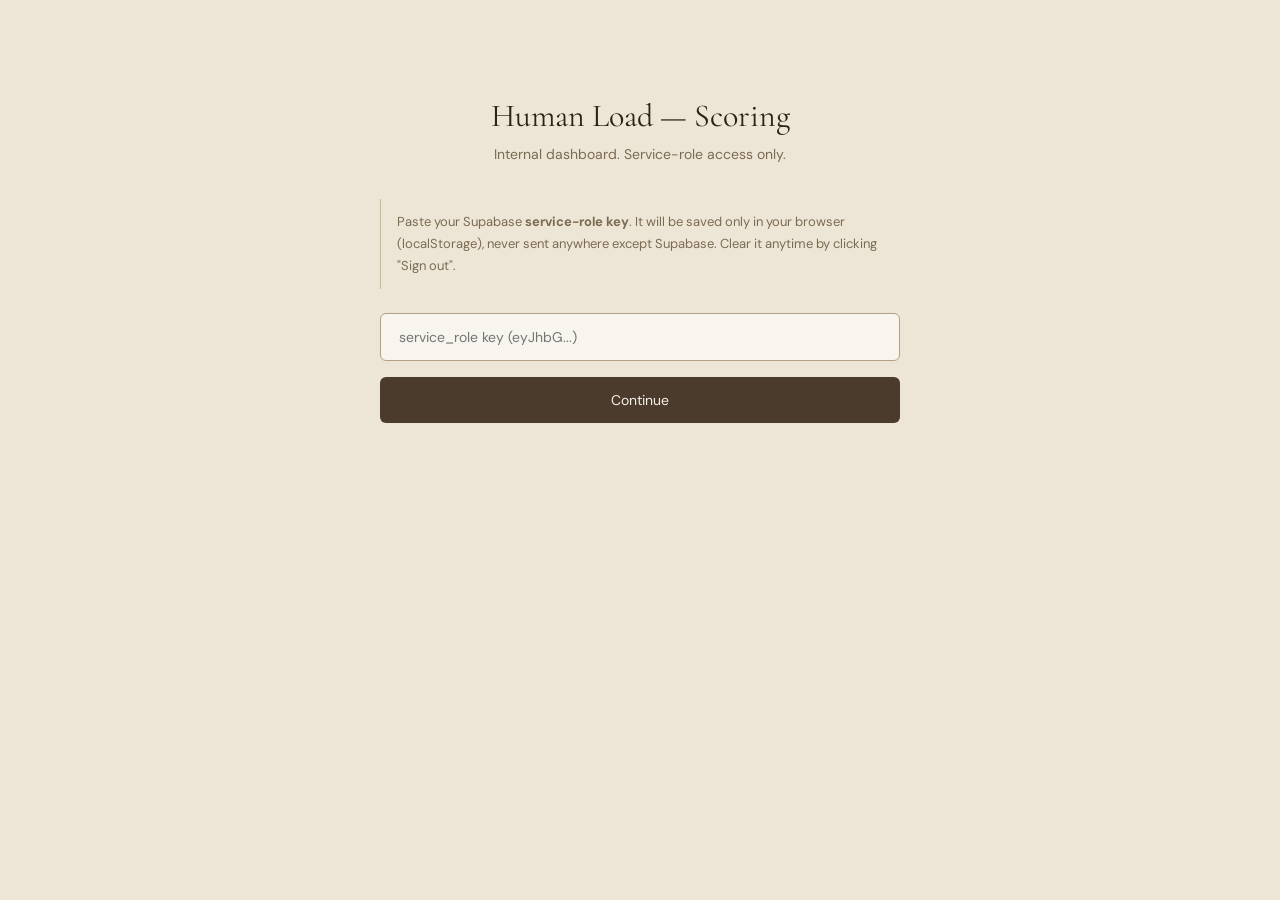
<file: hlc-scoring.html>
<!DOCTYPE html>
<html lang="en">
<head>
<meta charset="UTF-8">
<meta name="viewport" content="width=device-width, initial-scale=1.0">
<title>Human Load — Scoring</title>
<style>
  @import url('https://fonts.googleapis.com/css2?family=Cormorant+Garamond:wght@400;500;600&family=DM+Sans:wght@300;400;500&display=swap');

  :root {
    --cream: #f5f0e8;
    --parchment: #ede6d6;
    --sand: #c9b99a;
    --sand-mid: #b3a085;
    --bark: #7c6a52;
    --umber: #4a3b2c;
    --ink: #2b2218;
    --positive: #5a7a5a;
    --negative: #a04030;
  }

  * { box-sizing: border-box; margin: 0; padding: 0; }

  body {
    font-family: 'DM Sans', sans-serif;
    background: var(--parchment);
    color: var(--ink);
    min-height: 100vh;
    padding: 2rem 1rem;
  }

  .wrap { max-width: 980px; margin: 0 auto; }

  .header {
    border-bottom: 0.5px solid var(--sand);
    padding-bottom: 1.5rem;
    margin-bottom: 2.5rem;
    display: flex;
    align-items: center;
    justify-content: space-between;
    flex-wrap: wrap;
    gap: 1rem;
  }

  .header-title {
    font-family: 'Cormorant Garamond', serif;
    font-size: 1.8rem;
    font-weight: 400;
  }

  .header-sub {
    font-size: 12px;
    letter-spacing: 0.1em;
    text-transform: uppercase;
    color: var(--bark);
    margin-top: 0.25rem;
  }

  .controls {
    display: flex;
    gap: 0.75rem;
    align-items: center;
    flex-wrap: wrap;
  }

  select, button {
    font-family: 'DM Sans', sans-serif;
    font-size: 14px;
    padding: 10px 16px;
    border-radius: 6px;
    border: 0.5px solid var(--sand-mid);
    background: rgba(255,255,255,0.6);
    color: var(--ink);
    cursor: pointer;
    outline: none;
    transition: border-color 0.2s;
  }

  select:focus, button:focus { border-color: var(--bark); }

  button.btn {
    background: var(--umber);
    color: var(--cream);
    border: none;
  }
  button.btn:hover { background: var(--ink); }
  button.btn-link {
    background: transparent;
    color: var(--bark);
    border: 0.5px solid var(--sand);
    padding: 6px 12px;
    font-size: 12px;
  }

  h2 {
    font-family: 'Cormorant Garamond', serif;
    font-size: 1.4rem;
    font-weight: 400;
    margin-bottom: 1rem;
    margin-top: 2.5rem;
  }
  h2:first-of-type { margin-top: 0; }

  .card {
    background: rgba(255,255,255,0.5);
    border: 0.5px solid var(--sand);
    border-radius: 8px;
    padding: 1.5rem;
    margin-bottom: 1.5rem;
  }

  .stats-grid {
    display: grid;
    grid-template-columns: repeat(auto-fit, minmax(180px, 1fr));
    gap: 1rem;
    margin-bottom: 2rem;
  }

  .stat {
    background: rgba(255,255,255,0.5);
    border: 0.5px solid var(--sand);
    border-radius: 8px;
    padding: 1.25rem;
  }

  .stat-label {
    font-size: 11px;
    letter-spacing: 0.1em;
    text-transform: uppercase;
    color: var(--bark);
    margin-bottom: 0.5rem;
  }

  .stat-value {
    font-family: 'Cormorant Garamond', serif;
    font-size: 2rem;
    font-weight: 400;
  }

  .stat-sub {
    font-size: 12px;
    color: var(--sand-mid);
    margin-top: 0.25rem;
  }

  table {
    width: 100%;
    border-collapse: collapse;
    font-size: 14px;
  }

  th, td {
    padding: 12px 14px;
    text-align: left;
    border-bottom: 0.5px solid var(--sand);
  }

  th {
    font-size: 11px;
    letter-spacing: 0.1em;
    text-transform: uppercase;
    color: var(--bark);
    font-weight: 500;
  }

  td.num { text-align: right; font-variant-numeric: tabular-nums; }

  .delta-positive { color: var(--positive); font-weight: 500; }
  .delta-negative { color: var(--negative); font-weight: 500; }
  .delta-neutral { color: var(--sand-mid); }

  .bar-container {
    display: flex;
    align-items: center;
    gap: 0.75rem;
    margin: 0.4rem 0;
  }

  .bar-label {
    flex: 0 0 110px;
    font-size: 12px;
    color: var(--bark);
  }

  .bar-track {
    flex: 1;
    height: 6px;
    background: rgba(0,0,0,0.05);
    border-radius: 3px;
    overflow: hidden;
  }

  .bar-fill {
    height: 100%;
    background: var(--umber);
    border-radius: 3px;
    transition: width 0.4s;
  }

  .bar-value {
    flex: 0 0 60px;
    font-size: 12px;
    color: var(--bark);
    text-align: right;
    font-variant-numeric: tabular-nums;
  }

  .auth-screen {
    max-width: 520px;
    margin: 4rem auto;
    text-align: center;
  }

  .auth-screen h1 {
    font-family: 'Cormorant Garamond', serif;
    font-size: 2rem;
    font-weight: 400;
    margin-bottom: 0.5rem;
  }

  .auth-sub {
    color: var(--bark);
    font-size: 14px;
    line-height: 1.7;
    margin-bottom: 2rem;
  }

  input[type="password"], input[type="text"] {
    width: 100%;
    padding: 14px 18px;
    background: rgba(255,255,255,0.6);
    border: 0.5px solid var(--sand-mid);
    border-radius: 6px;
    color: var(--ink);
    font-family: 'DM Sans', sans-serif;
    font-size: 14px;
    margin-bottom: 1rem;
    outline: none;
  }

  input[type="password"]:focus, input[type="text"]:focus { border-color: var(--bark); }

  .auth-helper {
    font-size: 13px;
    color: var(--bark);
    line-height: 1.7;
    text-align: left;
    padding: 12px 16px;
    border-left: 1px solid var(--sand);
    margin-bottom: 1.5rem;
  }

  .empty-state {
    text-align: center;
    padding: 3rem 1rem;
    color: var(--sand-mid);
    font-size: 14px;
  }

  .comments-list { list-style: none; }
  .comments-list li {
    padding: 0.75rem 0;
    border-bottom: 0.5px solid var(--sand);
    font-size: 13px;
    color: var(--ink);
    line-height: 1.6;
  }
  .comment-meta {
    font-size: 11px;
    color: var(--sand-mid);
    margin-top: 4px;
    letter-spacing: 0.05em;
  }

  .hidden { display: none !important; }
</style>
</head>
<body>

<!-- ===== AUTH GATE ===== -->
<div id="auth-screen" class="auth-screen">
  <h1>Human Load — Scoring</h1>
  <p class="auth-sub">Internal dashboard. Service-role access only.</p>

  <div class="auth-helper">
    Paste your Supabase <strong>service-role key</strong>. It will be saved only in your browser (localStorage), never sent anywhere except Supabase. Clear it anytime by clicking "Sign out".
  </div>

  <input type="password" id="key-input" placeholder="service_role key (eyJhbG...)" autocomplete="off" />
  <button class="btn" style="width: 100%; padding: 14px;" onclick="saveKey()">Continue</button>
</div>

<!-- ===== DASHBOARD ===== -->
<div id="dashboard" class="hidden">
  <div class="wrap">

    <div class="header">
      <div>
        <div class="header-title">Scoring dashboard</div>
        <div class="header-sub" id="header-sub">—</div>
      </div>
      <div class="controls">
        <select id="client-select" onchange="loadClient()">
          <option value="">Loading clients...</option>
        </select>
        <button class="btn-link" onclick="signOut()">Sign out</button>
      </div>
    </div>

    <div id="content"></div>

  </div>
</div>

<script>
const SUPABASE_URL = "https://horkotkzleohpyrzzujx.supabase.co";
let serviceKey = localStorage.getItem('hlc_service_key');

if (serviceKey) {
  document.getElementById('auth-screen').classList.add('hidden');
  document.getElementById('dashboard').classList.remove('hidden');
  init();
}

function saveKey() {
  const key = document.getElementById('key-input').value.trim();
  if (!key.startsWith('eyJ')) {
    alert('That doesn\'t look like a Supabase key. It should start with "eyJ".');
    return;
  }
  serviceKey = key;
  localStorage.setItem('hlc_service_key', key);
  document.getElementById('auth-screen').classList.add('hidden');
  document.getElementById('dashboard').classList.remove('hidden');
  init();
}

function signOut() {
  localStorage.removeItem('hlc_service_key');
  location.reload();
}

async function api(path, options = {}) {
  const res = await fetch(`${SUPABASE_URL}/rest/v1/${path}`, {
    ...options,
    headers: {
      'apikey': serviceKey,
      'Authorization': 'Bearer ' + serviceKey,
      'Content-Type': 'application/json',
      ...(options.headers || {})
    }
  });
  if (!res.ok) {
    const text = await res.text();
    throw new Error(text || res.statusText);
  }
  return res.json();
}

async function init() {
  try {
    const clients = await api('clients?select=id,slug,display_name&order=display_name');
    const sel = document.getElementById('client-select');
    sel.innerHTML = '<option value="">Select a client…</option>';
    clients.forEach(c => {
      const opt = document.createElement('option');
      opt.value = c.slug;
      opt.dataset.id = c.id;
      opt.textContent = c.display_name;
      sel.appendChild(opt);
    });
  } catch (e) {
    alert('Could not load. Check your key. ' + e.message);
    signOut();
  }
}

async function loadClient() {
  const sel = document.getElementById('client-select');
  const slug = sel.value;
  if (!slug) {
    document.getElementById('content').innerHTML = '';
    document.getElementById('header-sub').textContent = '—';
    return;
  }
  const clientId = parseInt(sel.options[sel.selectedIndex].dataset.id, 10);
  document.getElementById('header-sub').textContent = sel.options[sel.selectedIndex].textContent;
  document.getElementById('content').innerHTML = '<div class="empty-state">Loading data…</div>';

  try {
    const [participants, teams, intakes, checkins, closeouts] = await Promise.all([
      api(`participants?client_id=eq.${clientId}&is_test=eq.false&select=id,personal_code,team_id,registered_at`),
      api(`client_teams?client_id=eq.${clientId}&select=id,team_name`),
      api(`intake_answers?select=*,participants!inner(id,team_id,client_id,is_test)&participants.client_id=eq.${clientId}&participants.is_test=eq.false`),
      api(`checkin_answers?select=*,participants!inner(id,team_id,client_id,is_test)&participants.client_id=eq.${clientId}&participants.is_test=eq.false`),
      api(`closeout_answers?select=*,participants!inner(id,team_id,client_id,is_test)&participants.client_id=eq.${clientId}&participants.is_test=eq.false`)
    ]);
    renderDashboard(participants, teams, intakes, checkins, closeouts);
  } catch (e) {
    document.getElementById('content').innerHTML = '<div class="empty-state">Could not load. ' + e.message + '</div>';
  }
}

function avg(arr, key) {
  const vals = arr.map(x => x[key]).filter(v => v !== null && v !== undefined);
  if (vals.length === 0) return null;
  return vals.reduce((a, b) => a + b, 0) / vals.length;
}

function fmt(n, decimals = 2) {
  return n === null ? '—' : n.toFixed(decimals);
}

function deltaClass(d, inverted = false) {
  if (d === null) return 'delta-neutral';
  const positive = inverted ? d < 0 : d > 0;
  if (Math.abs(d) < 0.05) return 'delta-neutral';
  return positive ? 'delta-positive' : 'delta-negative';
}

function deltaText(d) {
  if (d === null) return '—';
  const sign = d > 0 ? '+' : '';
  return sign + d.toFixed(2);
}

function renderDashboard(participants, teams, intakes, checkins, closeouts) {
  if (participants.length === 0) {
    document.getElementById('content').innerHTML = '<div class="empty-state">No participants yet for this client.</div>';
    return;
  }

  const teamMap = {};
  teams.forEach(t => teamMap[t.id] = t.team_name);

  // Overview stats
  const intakeCount = intakes.length;
  const closeoutCount = closeouts.length;
  const intakeRate = participants.length > 0 ? (intakeCount / participants.length * 100) : 0;
  const closeoutRate = participants.length > 0 ? (closeoutCount / participants.length * 100) : 0;
  const totalCheckins = checkins.length;
  const expectedCheckins = participants.length * 6;
  const checkinRate = expectedCheckins > 0 ? (totalCheckins / expectedCheckins * 100) : 0;

  // Categories: intake vs closeout
  const categories = [
    { key: 'awareness', label: 'Awareness', q: ['q1_awareness_signals', 'q2_awareness_response'], inverted: false },
    { key: 'behaviour_breaks', label: 'Behaviour — breaks (lower is better)', q: ['q3_behavior_breaks'], inverted: true },
    { key: 'behaviour_variation', label: 'Behaviour — variation', q: ['q4_behavior_variation'], inverted: false },
    { key: 'efficacy', label: 'Self-confidence', q: ['q5_efficacy_change', 'q6_efficacy_control'], coq: ['q5_efficacy_maintain', 'q6_efficacy_control'], inverted: false },
    { key: 'culture', label: 'Culture', q: ['q7_culture_acceptance'], inverted: false }
  ];

  let categoryRows = '';
  categories.forEach(cat => {
    const intakeAvg = avg(intakes.map(i => {
      const vals = cat.q.map(qk => i[qk]).filter(v => v !== null);
      if (vals.length === 0) return null;
      return { v: vals.reduce((a,b) => a+b, 0) / vals.length };
    }).filter(x => x), 'v');

    const closeoutKeys = cat.coq || cat.q;
    const closeoutAvg = avg(closeouts.map(i => {
      const vals = closeoutKeys.map(qk => i[qk]).filter(v => v !== null);
      if (vals.length === 0) return null;
      return { v: vals.reduce((a,b) => a+b, 0) / vals.length };
    }).filter(x => x), 'v');

    const delta = (intakeAvg !== null && closeoutAvg !== null) ? closeoutAvg - intakeAvg : null;
    categoryRows += `
      <tr>
        <td>${cat.label}</td>
        <td class="num">${fmt(intakeAvg)}</td>
        <td class="num">${fmt(closeoutAvg)}</td>
        <td class="num ${deltaClass(delta, cat.inverted)}">${deltaText(delta)}</td>
      </tr>
    `;
  });

  // Per-team breakdown
  let teamRows = '';
  teams.forEach(t => {
    const tParticipants = participants.filter(p => p.team_id === t.id);
    if (tParticipants.length === 0) return;
    const ids = tParticipants.map(p => p.id);
    const tIntakes = intakes.filter(i => ids.includes(i.participant_id));
    const tCloseouts = closeouts.filter(c => ids.includes(c.participant_id));

    const overallIntake = avg(tIntakes.map(i => ({
      v: ((i.q1_awareness_signals || 0) + (i.q2_awareness_response || 0) + (i.q4_behavior_variation || 0) +
          (i.q5_efficacy_change || 0) + (i.q6_efficacy_control || 0) + (i.q7_culture_acceptance || 0)) / 6
    })), 'v');
    const overallCloseout = avg(tCloseouts.map(c => ({
      v: ((c.q1_awareness_signals || 0) + (c.q2_awareness_response || 0) + (c.q4_behavior_variation || 0) +
          (c.q5_efficacy_maintain || 0) + (c.q6_efficacy_control || 0) + (c.q7_culture_acceptance || 0)) / 6
    })), 'v');
    const delta = (overallIntake !== null && overallCloseout !== null) ? overallCloseout - overallIntake : null;

    teamRows += `
      <tr>
        <td>${t.team_name}</td>
        <td class="num">${tParticipants.length}</td>
        <td class="num">${fmt(overallIntake)}</td>
        <td class="num">${fmt(overallCloseout)}</td>
        <td class="num ${deltaClass(delta)}">${deltaText(delta)}</td>
      </tr>
    `;
  });

  // Module adoption
  let moduleBars = '';
  for (let m = 1; m <= 6; m++) {
    const mCheckins = checkins.filter(c => c.module_number === m);
    const adoption = participants.length > 0 ? (mCheckins.length / participants.length * 100) : 0;
    const triedAvg = avg(mCheckins, 'q2_tried');
    moduleBars += `
      <div class="bar-container">
        <div class="bar-label">Module ${m}</div>
        <div class="bar-track"><div class="bar-fill" style="width: ${Math.min(adoption, 100)}%"></div></div>
        <div class="bar-value">${adoption.toFixed(0)}%</div>
      </div>
      <div style="font-size: 11px; color: var(--sand-mid); margin: 0 0 0.75rem 110px;">
        ${mCheckins.length} responses · avg "tried": ${fmt(triedAvg)}
      </div>
    `;
  }

  // Comments
  const allComments = [];
  intakes.forEach(i => {
    if (i.open_field) allComments.push({ source: 'Intake', text: i.open_field, team: teamMap[i.participants?.team_id] });
  });
  checkins.forEach(c => {
    if (c.open_field) allComments.push({ source: `Check-in M${c.module_number}`, text: c.open_field, team: teamMap[c.participants?.team_id] });
  });
  closeouts.forEach(c => {
    if (c.open_field) allComments.push({ source: 'Closeout', text: c.open_field, team: teamMap[c.participants?.team_id] });
    if (c.reflection_hardest_moment) allComments.push({ source: 'Closeout reflection', text: c.reflection_hardest_moment, team: teamMap[c.participants?.team_id] });
  });
  const commentsHtml = allComments.length > 0
    ? `<ul class="comments-list">${allComments.map(c => `
        <li>
          <div>"${c.text.replace(/[<>]/g, '')}"</div>
          <div class="comment-meta">${c.source}${c.team ? ' · ' + c.team : ''}</div>
        </li>
      `).join('')}</ul>`
    : '<div class="empty-state">No open-field responses yet.</div>';

  document.getElementById('content').innerHTML = `
    <div class="stats-grid">
      <div class="stat">
        <div class="stat-label">Participants</div>
        <div class="stat-value">${participants.length}</div>
      </div>
      <div class="stat">
        <div class="stat-label">Intake completed</div>
        <div class="stat-value">${intakeCount}</div>
        <div class="stat-sub">${intakeRate.toFixed(0)}% of participants</div>
      </div>
      <div class="stat">
        <div class="stat-label">Closeout completed</div>
        <div class="stat-value">${closeoutCount}</div>
        <div class="stat-sub">${closeoutRate.toFixed(0)}% of participants</div>
      </div>
      <div class="stat">
        <div class="stat-label">Check-in adoption</div>
        <div class="stat-value">${checkinRate.toFixed(0)}%</div>
        <div class="stat-sub">${totalCheckins} of ${expectedCheckins} expected</div>
      </div>
    </div>

    <h2>Score per category</h2>
    <div class="card">
      <table>
        <thead>
          <tr>
            <th>Category</th>
            <th class="num">Intake</th>
            <th class="num">Closeout</th>
            <th class="num">Δ</th>
          </tr>
        </thead>
        <tbody>${categoryRows}</tbody>
      </table>
    </div>

    <h2>Score per team</h2>
    <div class="card">
      ${teamRows ? `<table>
        <thead>
          <tr>
            <th>Team</th>
            <th class="num">Participants</th>
            <th class="num">Intake</th>
            <th class="num">Closeout</th>
            <th class="num">Δ</th>
          </tr>
        </thead>
        <tbody>${teamRows}</tbody>
      </table>` : '<div class="empty-state">No team data yet.</div>'}
    </div>

    <h2>Module adoption</h2>
    <div class="card">${moduleBars}</div>

    <h2>Open-field responses</h2>
    <div class="card">${commentsHtml}</div>
  `;
}
</script>
</body>
</html>
</file>
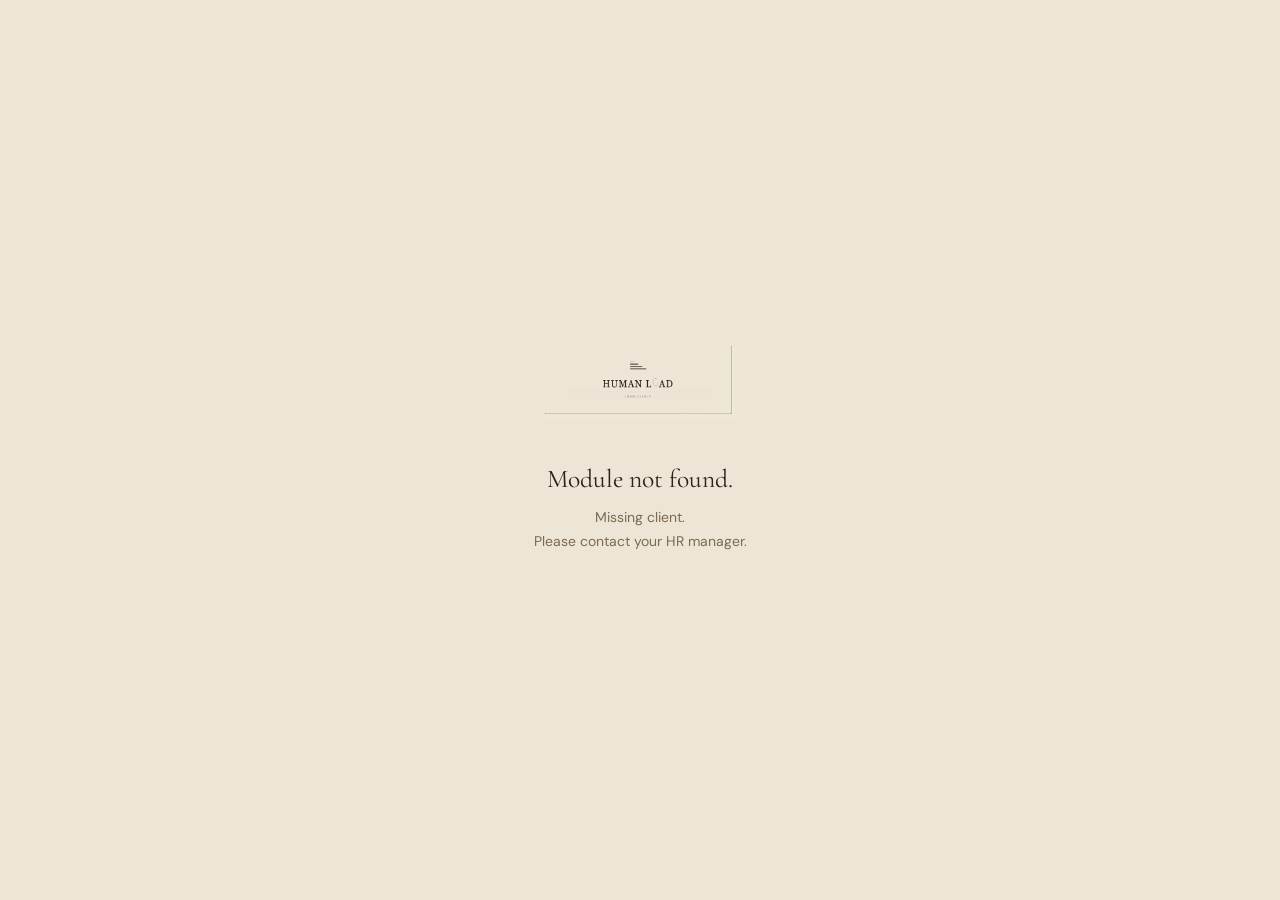
<file: modules/hlc-module.html>
<!DOCTYPE html>
<html lang="en">
<head>
<meta charset="UTF-8">
<meta name="viewport" content="width=device-width, initial-scale=1.0">
<title>Human Load — Module</title>
<style>
  @import url('https://fonts.googleapis.com/css2?family=Cormorant+Garamond:wght@400;500;600&family=DM+Sans:wght@300;400;500&display=swap');
 
  :root {
    --cream: #f5f0e8;
    --parchment: #ede6d6;
    --sand: #c9b99a;
    --sand-mid: #b3a085;
    --bark: #7c6a52;
    --umber: #4a3b2c;
    --ink: #2b2218;
  }
 
  * { box-sizing: border-box; margin: 0; padding: 0; }
 
  body {
    font-family: 'DM Sans', sans-serif;
    background: var(--parchment);
    color: var(--ink);
    min-height: 100vh;
    display: flex;
    flex-direction: column;
    align-items: center;
    justify-content: center;
    padding: 2rem 1rem;
  }
 
  .logo-wrap { margin-bottom: 2.5rem; text-align: center; }
  .logo-wrap img { height: 72px; width: auto; max-width: 90%; }
 
  .container { width: 100%; max-width: 620px; }
 
  h1, h2 {
    font-family: 'Cormorant Garamond', serif;
    font-weight: 400;
    color: var(--ink);
  }
 
  h1 { font-size: 2rem; margin-bottom: 0.4rem; }
  h2 { font-size: 1.6rem; margin-bottom: 0.75rem; }
 
  .center { text-align: center; }
  .hidden { display: none !important; }
 
  .module-tag {
    font-size: 13px;
    color: var(--bark);
    letter-spacing: 0.08em;
    margin-bottom: 2.5rem;
    text-align: center;
  }
 
  .field-label {
    font-size: 12px;
    letter-spacing: 0.1em;
    text-transform: uppercase;
    color: var(--bark);
    margin-bottom: 0.5rem;
    text-align: left;
  }
 
  .helper {
    font-size: 13px;
    color: var(--bark);
    line-height: 1.7;
    margin-bottom: 1.25rem;
    text-align: left;
    padding: 10px 14px;
    border-left: 1px solid var(--sand);
  }
 
  .helper strong { color: var(--umber); font-weight: 500; }
 
  input[type="text"], select {
    width: 100%;
    padding: 14px 18px;
    background: rgba(255,255,255,0.6);
    border: 0.5px solid var(--sand-mid);
    border-radius: 6px;
    color: var(--ink);
    font-family: 'DM Sans', sans-serif;
    font-size: 15px;
    margin-bottom: 1.25rem;
    outline: none;
    transition: border-color 0.2s;
  }
 
  input[type="text"] { text-align: center; letter-spacing: 0.06em; }
  input[type="text"]:focus, select:focus { border-color: var(--bark); }
  input[type="text"]::placeholder { color: var(--sand-mid); }
 
  select {
    appearance: none;
    background-image: url("data:image/svg+xml;utf8,<svg xmlns='http://www.w3.org/2000/svg' width='10' height='6' viewBox='0 0 10 6'><path fill='%237c6a52' d='M0 0l5 6 5-6z'/></svg>");
    background-repeat: no-repeat;
    background-position: right 18px center;
    padding-right: 40px;
  }
 
  .module-label {
    font-size: 12px;
    letter-spacing: 0.15em;
    text-transform: uppercase;
    color: var(--bark);
    margin-bottom: 0.4rem;
  }
 
  .module-title {
    font-family: 'Cormorant Garamond', serif;
    font-size: 2.2rem;
    font-weight: 400;
    color: var(--ink);
    margin-bottom: 0.6rem;
  }
 
  .module-recap {
    font-size: 14px;
    color: var(--bark);
    margin-bottom: 2.5rem;
    line-height: 1.7;
  }
 
  .divider { width: 40px; height: 0.5px; background: var(--sand-mid); margin: 0 0 2rem; }
 
  .section-intro {
    font-size: 12px;
    letter-spacing: 0.15em;
    text-transform: uppercase;
    color: var(--bark);
    margin-bottom: 2rem;
  }
 
  .question-block { margin-bottom: 2.25rem; }
 
  .question-text {
    font-size: 15px;
    color: var(--ink);
    margin-bottom: 1rem;
    line-height: 1.5;
  }
 
  .scale { display: flex; gap: 8px; }
  .scale-labels { display: flex; justify-content: space-between; margin-top: 6px; }
  .scale-label { font-size: 11px; color: var(--sand-mid); }
 
  .scale button {
    flex: 1;
    aspect-ratio: 1;
    max-width: 52px;
    background: rgba(255,255,255,0.5);
    border: 0.5px solid var(--sand);
    border-radius: 4px;
    color: var(--bark);
    font-family: 'DM Sans', sans-serif;
    font-size: 14px;
    cursor: pointer;
    transition: all 0.15s;
  }
 
  .scale button:hover { border-color: var(--bark); color: var(--ink); background: rgba(255,255,255,0.8); }
  .scale button.selected { background: var(--umber); border-color: var(--umber); color: var(--cream); }
 
  .sub-label { font-size: 12px; color: var(--sand-mid); margin-top: 8px; line-height: 1.5; }
 
  .radio-group { display: flex; flex-direction: column; gap: 10px; }
 
  .radio-group label {
    display: flex;
    align-items: center;
    gap: 10px;
    cursor: pointer;
    font-size: 14px;
    color: var(--bark);
    transition: color 0.15s;
  }
 
  .radio-group label:hover { color: var(--ink); }
 
  .radio-group input[type="radio"] {
    accent-color: var(--umber);
    cursor: pointer;
    width: 16px;
    height: 16px;
    flex-shrink: 0;
  }
 
  textarea {
    width: 100%;
    padding: 12px 14px;
    background: rgba(255,255,255,0.5);
    border: 0.5px solid var(--sand);
    border-radius: 6px;
    color: var(--ink);
    font-family: 'DM Sans', sans-serif;
    font-size: 14px;
    resize: none;
    outline: none;
    transition: border-color 0.2s;
    line-height: 1.6;
  }
 
  textarea:focus { border-color: var(--bark); }
  textarea::placeholder { color: var(--sand-mid); }
 
  .btn {
    width: 100%;
    padding: 14px;
    background: var(--umber);
    border: none;
    border-radius: 6px;
    color: var(--cream);
    font-family: 'DM Sans', sans-serif;
    font-size: 14px;
    letter-spacing: 0.05em;
    cursor: pointer;
    transition: all 0.2s;
    margin-top: 0.5rem;
  }
 
  .btn:hover { background: var(--ink); }
  .btn:disabled { opacity: 0.5; cursor: not-allowed; }
 
  .btn-secondary {
    background: transparent;
    color: var(--bark);
    border: 0.5px solid var(--sand);
  }
  .btn-secondary:hover { background: rgba(255,255,255,0.4); color: var(--ink); }
 
  .code-display {
    font-family: 'Cormorant Garamond', serif;
    font-size: 2.4rem;
    color: var(--ink);
    text-align: center;
    padding: 2rem 1rem;
    border: 0.5px solid var(--sand);
    border-radius: 6px;
    background: rgba(255,255,255,0.4);
    margin: 1rem 0 1.5rem;
    letter-spacing: 0.02em;
    word-break: break-word;
  }
 
  .code-actions { display: flex; gap: 10px; margin-bottom: 2rem; }
  .code-actions .btn { margin-top: 0; }
 
  .video-wrapper {
    position: relative;
    padding-bottom: 56.25%;
    height: 0;
    border-radius: 8px;
    overflow: hidden;
    border: 0.5px solid var(--sand);
    background: var(--cream);
  }
 
  .video-wrapper video {
    position: absolute;
    top: 0; left: 0;
    width: 100%; height: 100%;
    border: none;
    background: var(--cream);
    object-fit: contain;
  }
 
  .transition-msg {
    font-family: 'Cormorant Garamond', serif;
    font-size: 1.5rem;
    font-weight: 400;
    color: var(--ink);
    text-align: center;
    margin-bottom: 2rem;
  }
 
  .error-msg {
    font-size: 13px;
    color: #a04030;
    margin-bottom: 1rem;
    text-align: center;
  }

  .module-closing {
    margin-top: 3rem;
    padding-bottom: 1rem;
  }

  .closing-experiment {
    font-size: 15px;
    color: var(--ink);
    line-height: 1.7;
    white-space: pre-line;
    margin-bottom: 0;
  }

  .closing-rule {
    border: none;
    border-top: 0.5px solid var(--sand-mid);
    margin: 2.5rem 0;
  }

  .closing-farewell {
    font-size: 15px;
    color: var(--ink);
    line-height: 1.7;
  }
 
  .privacy-note {
    font-size: 12px;
    color: var(--sand-mid);
    line-height: 1.6;
    text-align: center;
    margin-top: 2rem;
    padding-top: 1.5rem;
    border-top: 0.5px solid var(--sand);
  }
</style>
</head>
<body>
 
<div class="logo-wrap">
  <img src="[data-uri]" alt="Human Load Consultancy" />
</div>
 
<div class="container">
 
  <!-- ===== INVALID / EXPIRED LINK ===== -->
  <div id="screen-invalid" class="hidden center">
    <h2 id="invalid-title">Module not found.</h2>
    <p id="invalid-msg" style="font-size: 14px; color: var(--bark); line-height: 1.7;">
      This link doesn't appear to be valid.<br>
      Please check the link in your email or contact your HR manager.
    </p>
  </div>
 
  <!-- ===== INTAKE GATE: pick team, get code ===== -->
  <div id="screen-intake-gate" class="hidden">
    <h1 class="center">Welcome.</h1>
    <div class="module-tag">Intake — week 0</div>
 
    <p style="font-size: 14px; color: var(--bark); line-height: 1.7; margin-bottom: 2rem; text-align: center;">
      Before we start, we'll generate your personal code.<br>
      You'll use it for every module, all the way through to week 12.
    </p>
 
    <div class="field-label">Your team</div>
    <select id="team-select">
      <option value="">Select your team…</option>
    </select>
 
    <div class="helper">
      Your code will be three random words, like <strong>breath-river-stone</strong>.<br>
      We use words instead of personal details so your data stays anonymous.
    </div>
 
    <button class="btn" id="generate-btn" onclick="generateCode()">Generate my code</button>
  </div>
 
  <!-- ===== INTAKE CODE DISPLAY ===== -->
  <div id="screen-intake-code" class="hidden">
    <h1 class="center">Your personal code</h1>
    <div class="module-tag">Save this somewhere safe</div>
 
    <div class="code-display" id="code-display">—</div>
 
    <div class="code-actions">
      <button class="btn btn-secondary" onclick="copyCode()">Copy</button>
      <button class="btn" onclick="proceedToIntakeForm()">Continue</button>
    </div>
 
    <div class="helper">
      <strong>Important:</strong> we cannot recover this code for you. If you lose it, you'll need a new one — and your previous answers won't connect to the new code. We chose it this way to protect your privacy.
    </div>
  </div>
 
  <!-- ===== INTAKE FORM ===== -->
  <div id="screen-intake-form" class="hidden">
    <div class="module-label">Intake</div>
    <div class="module-title">A short check-in before we begin</div>
    <p class="module-recap">This helps us understand your team's starting point. About 2 minutes. There are no right or wrong answers.</p>
    <div class="divider"></div>
 
    <div class="section-intro">Context</div>
 
    <div class="question-block">
      <div class="question-text">How many hours per day do you work on a screen?</div>
      <div class="radio-group">
        <label><input type="radio" name="screen_hours" value="<4"> Less than 4 hours</label>
        <label><input type="radio" name="screen_hours" value="4-6"> 4 to 6 hours</label>
        <label><input type="radio" name="screen_hours" value="6-8"> 6 to 8 hours</label>
        <label><input type="radio" name="screen_hours" value=">8"> More than 8 hours</label>
      </div>
    </div>
 
    <div class="question-block">
      <div class="question-text">Where do you typically work?</div>
      <div class="radio-group">
        <label><input type="radio" name="work_location" value="office"> Always at the office</label>
        <label><input type="radio" name="work_location" value="mostly_office"> Mostly at the office</label>
        <label><input type="radio" name="work_location" value="mixed"> Mixed</label>
        <label><input type="radio" name="work_location" value="mostly_home"> Mostly at home</label>
        <label><input type="radio" name="work_location" value="home"> Always at home</label>
      </div>
    </div>
 
    <div class="question-block">
      <div class="question-text">What's the nature of your work most days?</div>
      <div class="radio-group">
        <label><input type="radio" name="task_type" value="meetings"> Mostly meetings</label>
        <label><input type="radio" name="task_type" value="focused"> Mostly focused individual work</label>
        <label><input type="radio" name="task_type" value="mixed"> A mix of both</label>
      </div>
    </div>
 
    <div class="divider"></div>
    <div class="section-intro">Awareness</div>
 
    <div class="question-block">
      <div class="question-text">During a typical workday, how often do you notice physical tension or discomfort?</div>
      <div class="scale" id="scale-q1">
        <button type="button" onclick="setIntakeAnswer('q1',1)">1</button>
        <button type="button" onclick="setIntakeAnswer('q1',2)">2</button>
        <button type="button" onclick="setIntakeAnswer('q1',3)">3</button>
        <button type="button" onclick="setIntakeAnswer('q1',4)">4</button>
        <button type="button" onclick="setIntakeAnswer('q1',5)">5</button>
      </div>
      <div class="scale-labels">
        <span class="scale-label">Never</span>
        <span class="scale-label">Very often</span>
      </div>
    </div>
 
    <div class="question-block">
      <div class="question-text">When you do notice physical discomfort, how quickly do you respond to it?</div>
      <div class="scale" id="scale-q2">
        <button type="button" onclick="setIntakeAnswer('q2',1)">1</button>
        <button type="button" onclick="setIntakeAnswer('q2',2)">2</button>
        <button type="button" onclick="setIntakeAnswer('q2',3)">3</button>
        <button type="button" onclick="setIntakeAnswer('q2',4)">4</button>
        <button type="button" onclick="setIntakeAnswer('q2',5)">5</button>
      </div>
      <div class="scale-labels">
        <span class="scale-label">I ignore it</span>
        <span class="scale-label">I act right away</span>
      </div>
    </div>
 
    <div class="divider"></div>
    <div class="section-intro">Behaviour</div>
 
    <div class="question-block">
      <div class="question-text">How often do you work for 60 minutes or more without a real break?</div>
      <div class="scale" id="scale-q3">
        <button type="button" onclick="setIntakeAnswer('q3',1)">1</button>
        <button type="button" onclick="setIntakeAnswer('q3',2)">2</button>
        <button type="button" onclick="setIntakeAnswer('q3',3)">3</button>
        <button type="button" onclick="setIntakeAnswer('q3',4)">4</button>
        <button type="button" onclick="setIntakeAnswer('q3',5)">5</button>
      </div>
      <div class="scale-labels">
        <span class="scale-label">Rarely</span>
        <span class="scale-label">Almost every day</span>
      </div>
    </div>
 
    <div class="question-block">
      <div class="question-text">How intentional are you about varying your posture or movement during the workday?</div>
      <div class="scale" id="scale-q4">
        <button type="button" onclick="setIntakeAnswer('q4',1)">1</button>
        <button type="button" onclick="setIntakeAnswer('q4',2)">2</button>
        <button type="button" onclick="setIntakeAnswer('q4',3)">3</button>
        <button type="button" onclick="setIntakeAnswer('q4',4)">4</button>
        <button type="button" onclick="setIntakeAnswer('q4',5)">5</button>
      </div>
      <div class="scale-labels">
        <span class="scale-label">Not at all</span>
        <span class="scale-label">Very intentional</span>
      </div>
    </div>
 
    <div class="divider"></div>
    <div class="section-intro">Self-confidence</div>
 
    <div class="question-block">
      <div class="question-text">How confident are you that you could make small changes to how you work — and stick with them?</div>
      <div class="scale" id="scale-q5">
        <button type="button" onclick="setIntakeAnswer('q5',1)">1</button>
        <button type="button" onclick="setIntakeAnswer('q5',2)">2</button>
        <button type="button" onclick="setIntakeAnswer('q5',3)">3</button>
        <button type="button" onclick="setIntakeAnswer('q5',4)">4</button>
        <button type="button" onclick="setIntakeAnswer('q5',5)">5</button>
      </div>
      <div class="scale-labels">
        <span class="scale-label">Not confident</span>
        <span class="scale-label">Very confident</span>
      </div>
    </div>
 
    <div class="question-block">
      <div class="question-text">Right now, how much do you feel in control of your physical wellbeing during the workday?</div>
      <div class="scale" id="scale-q6">
        <button type="button" onclick="setIntakeAnswer('q6',1)">1</button>
        <button type="button" onclick="setIntakeAnswer('q6',2)">2</button>
        <button type="button" onclick="setIntakeAnswer('q6',3)">3</button>
        <button type="button" onclick="setIntakeAnswer('q6',4)">4</button>
        <button type="button" onclick="setIntakeAnswer('q6',5)">5</button>
      </div>
      <div class="scale-labels">
        <span class="scale-label">No control</span>
        <span class="scale-label">Full control</span>
      </div>
    </div>
 
    <div class="divider"></div>
    <div class="section-intro">Culture</div>
 
    <div class="question-block">
      <div class="question-text">In your team or organisation, how accepted is it to take a short break or move around during the workday — in practice, not policy?</div>
      <div class="scale" id="scale-q7">
        <button type="button" onclick="setIntakeAnswer('q7',1)">1</button>
        <button type="button" onclick="setIntakeAnswer('q7',2)">2</button>
        <button type="button" onclick="setIntakeAnswer('q7',3)">3</button>
        <button type="button" onclick="setIntakeAnswer('q7',4)">4</button>
        <button type="button" onclick="setIntakeAnswer('q7',5)">5</button>
      </div>
      <div class="scale-labels">
        <span class="scale-label">Not accepted</span>
        <span class="scale-label">Fully accepted</span>
      </div>
    </div>
 
    <div class="question-block">
      <div class="sub-label" style="margin-bottom: 8px;">Optional — Anything you'd like to share about what's going on at work right now?</div>
      <textarea id="intake-open" rows="3" placeholder="Your reflection..."></textarea>
    </div>
 
    <div class="error-msg hidden" id="intake-error"></div>
    <button class="btn" id="intake-submit" onclick="submitIntake()">Submit intake</button>
  </div>
 
  <!-- ===== CODE GATE (modules + closeout) ===== -->
  <div id="screen-code-gate" class="hidden">
    <h1 class="center">Welcome back.</h1>
    <div class="module-tag" id="code-gate-label"></div>
 
    <div class="field-label">Your personal code</div>
    <div class="helper">
      Three words, separated by hyphens. The code you received at the start of the programme.<br>
      Example: <strong>breath-river-stone</strong>
    </div>
    <input type="text" id="code-input" placeholder="word-word-word" autocomplete="off" />
 
    <div class="error-msg hidden" id="gate-error"></div>
    <button class="btn" id="continue-btn" onclick="verifyAndContinue()">Continue</button>
  </div>
 
  <!-- ===== CHECK-IN (modules 1-6) ===== -->
  <div id="screen-checkin" class="hidden">
    <div class="module-label" id="checkin-module-label"></div>
    <div class="module-title" id="checkin-module-title"></div>
    <p class="module-recap" id="checkin-module-recap"></p>
    <div class="divider"></div>
    <div class="section-intro">Before the video — 30 seconds</div>
 
    <div class="question-block">
      <div class="question-text">Did you notice physical signals in your body during your workday over the past two weeks?</div>
      <div class="scale" id="scale-c1">
        <button type="button" onclick="setCheckinAnswer(1,1)">1</button>
        <button type="button" onclick="setCheckinAnswer(1,2)">2</button>
        <button type="button" onclick="setCheckinAnswer(1,3)">3</button>
        <button type="button" onclick="setCheckinAnswer(1,4)">4</button>
        <button type="button" onclick="setCheckinAnswer(1,5)">5</button>
      </div>
      <div class="scale-labels">
        <span class="scale-label">Not at all</span>
        <span class="scale-label">Very clearly</span>
      </div>
    </div>
 
    <div class="question-block">
      <div class="question-text">Did you try the previous module's experiment during your workday over the past two weeks?</div>
      <div class="scale" id="scale-c2">
        <button type="button" onclick="setCheckinAnswer(2,1)">1</button>
        <button type="button" onclick="setCheckinAnswer(2,2)">2</button>
        <button type="button" onclick="setCheckinAnswer(2,3)">3</button>
        <button type="button" onclick="setCheckinAnswer(2,4)">4</button>
        <button type="button" onclick="setCheckinAnswer(2,5)">5</button>
      </div>
      <div class="scale-labels">
        <span class="scale-label">Not once</span>
        <span class="scale-label">Every day</span>
      </div>
    </div>
 
    <div class="question-block">
      <div class="question-text">When you tried it, did it help you interrupt prolonged sitting or static tension?</div>
      <div class="scale" id="scale-c3">
        <button type="button" onclick="setCheckinAnswer(3,1)">1</button>
        <button type="button" onclick="setCheckinAnswer(3,2)">2</button>
        <button type="button" onclick="setCheckinAnswer(3,3)">3</button>
        <button type="button" onclick="setCheckinAnswer(3,4)">4</button>
        <button type="button" onclick="setCheckinAnswer(3,5)">5</button>
      </div>
      <div class="scale-labels">
        <span class="scale-label">Not at all</span>
        <span class="scale-label">Very much</span>
      </div>
      <div class="sub-label">Leave blank if you answered 1 on the previous question.</div>
    </div>
 
    <div class="question-block">
      <div class="question-text">At what point in your workday did you most often try the experiment?</div>
      <div class="radio-group">
        <label><input type="radio" name="timing" value="Morning"> Morning</label>
        <label><input type="radio" name="timing" value="Midday"> Midday</label>
        <label><input type="radio" name="timing" value="Afternoon"> Afternoon</label>
        <label><input type="radio" name="timing" value="Varied throughout the day"> Varied throughout the day</label>
        <label><input type="radio" name="timing" value="I didn't try it"> I didn't try it</label>
      </div>
    </div>
 
    <div class="question-block">
      <div class="sub-label" style="margin-bottom: 8px;">Optional — Anything else you noticed over the past two weeks?</div>
      <textarea id="checkin-open" rows="3" placeholder="Your observations..."></textarea>
    </div>
 
    <div class="error-msg hidden" id="checkin-error"></div>
    <button class="btn" onclick="submitCheckin()">Submit and watch the module</button>
  </div>
 
  <!-- ===== VIDEO ===== -->
  <div id="screen-video" class="hidden">
    <div class="transition-msg">Good. Let's begin.</div>
    <div class="video-wrapper">
      <video id="video-frame" playsinline preload="metadata" controls controlsList="nodownload" disablePictureInPicture></video>
    </div>
    <div class="module-closing">
      <p class="closing-experiment" id="closing-experiment"></p>
      <hr class="closing-rule">
      <p class="closing-farewell" id="closing-farewell"></p>
    </div>
  </div>
 
  <!-- ===== CLOSEOUT FORM ===== -->
  <div id="screen-closeout-form" class="hidden">
    <div class="module-label">Closeout</div>
    <div class="module-title">Let's see what changed</div>
    <p class="module-recap">The same questions from twelve weeks ago. Honest reflection is what makes this useful.</p>
    <div class="divider"></div>
 
    <div class="section-intro">Awareness</div>
 
    <div class="question-block">
      <div class="question-text">During a typical workday, how often do you notice physical tension or discomfort?</div>
      <div class="scale" id="scale-co1">
        <button type="button" onclick="setCloseoutAnswer('q1',1)">1</button>
        <button type="button" onclick="setCloseoutAnswer('q1',2)">2</button>
        <button type="button" onclick="setCloseoutAnswer('q1',3)">3</button>
        <button type="button" onclick="setCloseoutAnswer('q1',4)">4</button>
        <button type="button" onclick="setCloseoutAnswer('q1',5)">5</button>
      </div>
      <div class="scale-labels">
        <span class="scale-label">Never</span>
        <span class="scale-label">Very often</span>
      </div>
    </div>
 
    <div class="question-block">
      <div class="question-text">When you notice physical discomfort, how quickly do you respond to it?</div>
      <div class="scale" id="scale-co2">
        <button type="button" onclick="setCloseoutAnswer('q2',1)">1</button>
        <button type="button" onclick="setCloseoutAnswer('q2',2)">2</button>
        <button type="button" onclick="setCloseoutAnswer('q2',3)">3</button>
        <button type="button" onclick="setCloseoutAnswer('q2',4)">4</button>
        <button type="button" onclick="setCloseoutAnswer('q2',5)">5</button>
      </div>
      <div class="scale-labels">
        <span class="scale-label">I ignore it</span>
        <span class="scale-label">I act right away</span>
      </div>
    </div>
 
    <div class="divider"></div>
    <div class="section-intro">Behaviour</div>
 
    <div class="question-block">
      <div class="question-text">How often do you work for 60 minutes or more without a real break?</div>
      <div class="scale" id="scale-co3">
        <button type="button" onclick="setCloseoutAnswer('q3',1)">1</button>
        <button type="button" onclick="setCloseoutAnswer('q3',2)">2</button>
        <button type="button" onclick="setCloseoutAnswer('q3',3)">3</button>
        <button type="button" onclick="setCloseoutAnswer('q3',4)">4</button>
        <button type="button" onclick="setCloseoutAnswer('q3',5)">5</button>
      </div>
      <div class="scale-labels">
        <span class="scale-label">Rarely</span>
        <span class="scale-label">Almost every day</span>
      </div>
    </div>
 
    <div class="question-block">
      <div class="question-text">How intentional are you about varying your posture or movement during the workday?</div>
      <div class="scale" id="scale-co4">
        <button type="button" onclick="setCloseoutAnswer('q4',1)">1</button>
        <button type="button" onclick="setCloseoutAnswer('q4',2)">2</button>
        <button type="button" onclick="setCloseoutAnswer('q4',3)">3</button>
        <button type="button" onclick="setCloseoutAnswer('q4',4)">4</button>
        <button type="button" onclick="setCloseoutAnswer('q4',5)">5</button>
      </div>
      <div class="scale-labels">
        <span class="scale-label">Not at all</span>
        <span class="scale-label">Very intentional</span>
      </div>
    </div>
 
    <div class="divider"></div>
    <div class="section-intro">Self-confidence</div>
 
    <div class="question-block">
      <div class="question-text">How confident are you that you can maintain the changes you've made — and build on them?</div>
      <div class="scale" id="scale-co5">
        <button type="button" onclick="setCloseoutAnswer('q5',1)">1</button>
        <button type="button" onclick="setCloseoutAnswer('q5',2)">2</button>
        <button type="button" onclick="setCloseoutAnswer('q5',3)">3</button>
        <button type="button" onclick="setCloseoutAnswer('q5',4)">4</button>
        <button type="button" onclick="setCloseoutAnswer('q5',5)">5</button>
      </div>
      <div class="scale-labels">
        <span class="scale-label">Not confident</span>
        <span class="scale-label">Very confident</span>
      </div>
    </div>
 
    <div class="question-block">
      <div class="question-text">Right now, how much do you feel in control of your physical wellbeing during the workday?</div>
      <div class="scale" id="scale-co6">
        <button type="button" onclick="setCloseoutAnswer('q6',1)">1</button>
        <button type="button" onclick="setCloseoutAnswer('q6',2)">2</button>
        <button type="button" onclick="setCloseoutAnswer('q6',3)">3</button>
        <button type="button" onclick="setCloseoutAnswer('q6',4)">4</button>
        <button type="button" onclick="setCloseoutAnswer('q6',5)">5</button>
      </div>
      <div class="scale-labels">
        <span class="scale-label">No control</span>
        <span class="scale-label">Full control</span>
      </div>
    </div>
 
    <div class="divider"></div>
    <div class="section-intro">Culture</div>
 
    <div class="question-block">
      <div class="question-text">In your team or organisation, how accepted is it to take a short break or move around during the workday — in practice, not policy?</div>
      <div class="scale" id="scale-co7">
        <button type="button" onclick="setCloseoutAnswer('q7',1)">1</button>
        <button type="button" onclick="setCloseoutAnswer('q7',2)">2</button>
        <button type="button" onclick="setCloseoutAnswer('q7',3)">3</button>
        <button type="button" onclick="setCloseoutAnswer('q7',4)">4</button>
        <button type="button" onclick="setCloseoutAnswer('q7',5)">5</button>
      </div>
      <div class="scale-labels">
        <span class="scale-label">Not accepted</span>
        <span class="scale-label">Fully accepted</span>
      </div>
    </div>
 
    <div class="divider"></div>
    <div class="section-intro">Reflection</div>
 
    <div class="question-block">
      <div class="sub-label" style="margin-bottom: 8px;">Looking back over the past 12 weeks — what was the hardest moment to keep going?</div>
      <textarea id="closeout-reflection" rows="3" placeholder="Your reflection..."></textarea>
    </div>
 
    <div class="question-block">
      <div class="sub-label" style="margin-bottom: 8px;">Optional — Anything else you'd like to share?</div>
      <textarea id="closeout-open" rows="3" placeholder="Your reflection..."></textarea>
    </div>
 
    <div class="error-msg hidden" id="closeout-error"></div>
    <button class="btn" onclick="submitCloseout()">Submit closeout</button>
  </div>
 
  <!-- ===== THANK YOU ===== -->
  <div id="screen-done" class="hidden center">
    <h1 id="done-title">Thank you.</h1>
    <p id="done-msg" style="font-size: 14px; color: var(--bark); line-height: 1.7; margin-top: 1rem;">Your response has been recorded.</p>
  </div>
 
  <div class="privacy-note">
    All answers are stored anonymously, identified only by your three-word code. Your name is never collected.
  </div>
 
</div>
 
<script>
// ============================================================================
// Configuration
// ============================================================================
const SUPABASE_URL = "https://horkotkzleohpyrzzujx.supabase.co";
const SUPABASE_KEY = "eyJhbGciOiJIUzI1NiIsInR5cCI6IkpXVCJ9.eyJpc3MiOiJzdXBhYmFzZSIsInJlZiI6ImhvcmtvdGt6bGVvaHB5cnp6dWp4Iiwicm9sZSI6ImFub24iLCJpYXQiOjE3NzY4MDQxNTcsImV4cCI6MjA5MjM4MDE1N30.L2o_1df7unKq4Xi7mRIS16juGqFlzv__LmgICOy57WU";
 
const VIDEO_BASE = "https://pub-38769dd7c4f4469eb3d3eb5d7bc369d0.r2.dev";

const MODULES = {
  MOD1: {
    label: "Module 1", title: "Awareness",
    recap: "Welcome to the first module of the programme. Take three minutes — this is where it begins.",
    videoId: "1Feniqehi25qXPfwWx6cG27K98Lzt3vcx",
    closing: {
      experiment: "Three times a day, three questions.\n\nWhere do I feel tension right now?\nHow long have I been in the same position?\nDid I notice \u2014 or did I only just start noticing?",
      farewell: "We\u2019ll see you in two weeks."
    }
  },
  MOD2: {
    label: "Module 2", title: "Duration",
    recap: "Two weeks ago, we asked you to notice where tension builds. Today we look at why it builds — duration.",
    videoId: "1XxbW8LM4Hci4YcnqGEcOTURiOf9UBB19",
    closing: {
      experiment: "Every hour, thirty seconds. Stand. Move. Look away.",
      farewell: "We\u2019ll see you in two weeks."
    }
  },
  MOD3: {
    label: "Module 3", title: "Static Muscle Load",
    recap: "Two weeks ago, we asked you to interrupt the pattern — to stop every sixty minutes. Today we look at what happens in your body when you don't.",
    videoId: "1Vj8xP0EmbRMfP0lI_Xcrz-giVZI6N6wU",
    closing: {
      experiment: "Shoulders. Jaw. Neck. Notice. Release. Move on.",
      farewell: "We\u2019ll see you in two weeks."
    }
  },
  MOD4: {
    label: "Module 4", title: "Work Rhythm",
    recap: "Two weeks ago, we focused on static load. Today we look at how your work rhythm itself creates variation — or doesn't.",
    videoId: "1tYmPsZx69cP95uNyqjthNPtCN0v7Oc_E",
    closing: {
      experiment: "Between every task, twenty seconds. The gap is already there.",
      farewell: "We\u2019ll see you in two weeks."
    }
  },
  MOD5: {
    label: "Module 5", title: "Micro Recovery",
    recap: "Two weeks ago, we explored how task transitions can create natural movement. Today we focus on micro recovery — short resets that actually work.",
    videoId: "1fWmoGGGqH3z6Umxl-jo2wg2OoQXlVsit",
    closing: {
      experiment: "One moment, every day. Twenty seconds of nothing.",
      farewell: "We\u2019ll see you in two weeks."
    }
  },
  MOD6: {
    label: "Module 6", title: "Sustainable Habits",
    recap: "Two weeks ago, we practised micro recovery. Today we close the programme — and you choose two habits to carry forward, independently.",
    videoId: "1Rz3o0RLjxQ_IswdEm1f1e7ke2gphZT5L",
    closing: {
      experiment: "Two habits. Repeated daily.",
      farewell: "Two weeks from now: the close-out."
    }
  }
};
 
// ============================================================================
// State
// ============================================================================
let mode = '';            // 'INTAKE' | 'MOD1'..'MOD6' | 'CLOSEOUT'
let clientSlug = '';
let isTestMode = false;
let selectedTeamId = null;
let personalCode = '';
let intakeAnswers = {};
let checkinAnswers = { q1: null, q2: null, q3: null };
let closeoutAnswers = {};
 
// ============================================================================
// Helpers
// ============================================================================
async function rpc(fn, body) {
  const res = await fetch(`${SUPABASE_URL}/rest/v1/rpc/${fn}`, {
    method: 'POST',
    headers: {
      'apikey': SUPABASE_KEY,
      'Authorization': 'Bearer ' + SUPABASE_KEY,
      'Content-Type': 'application/json',
      'Prefer': 'return=representation'
    },
    body: JSON.stringify(body)
  });
  if (!res.ok) {
    const text = await res.text();
    throw new Error(text || res.statusText);
  }
  const data = await res.json();
  return data;
}
 
function show(id) {
  document.querySelectorAll('.container > div').forEach(el => el.classList.add('hidden'));
  const target = document.getElementById(id);
  if (target) target.classList.remove('hidden');
  window.scrollTo({ top: 0, behavior: 'smooth' });
}
 
function setError(elementId, message) {
  const el = document.getElementById(elementId);
  if (!el) return;
  if (message) {
    el.textContent = message;
    el.classList.remove('hidden');
  } else {
    el.classList.add('hidden');
  }
}
 
// ============================================================================
// Init: detect mode from URL
// ============================================================================
window.addEventListener('DOMContentLoaded', async () => {
  const params = new URLSearchParams(window.location.search);
  const modParam = (params.get('mod') || '').toUpperCase();
  clientSlug = (params.get('client') || '').toLowerCase();
  isTestMode = params.get('test') === '1';
 
  if (!clientSlug) return showInvalid('Missing client.');
 
  if (modParam === 'INTAKE') {
    mode = 'INTAKE';
    return startIntake();
  }
 
  if (modParam === 'CLOSEOUT') {
    mode = 'CLOSEOUT';
    document.getElementById('code-gate-label').textContent = 'Closeout — week 12';
    return show('screen-code-gate');
  }
 
  if (MODULES[modParam]) {
    mode = modParam;
    const m = MODULES[modParam];
    document.getElementById('code-gate-label').textContent = `${m.label} — ${m.title}`;
    return show('screen-code-gate');
  }
 
  showInvalid('This link doesn\'t appear to be valid.');
});
 
function showInvalid(msg) {
  document.getElementById('invalid-msg').innerHTML = msg + '<br>Please contact your HR manager.';
  show('screen-invalid');
}
 
// ============================================================================
// Intake gate: pick team, generate code
// ============================================================================
async function startIntake() {
  try {
    const teams = await rpc('get_client_teams', { p_client_slug: clientSlug });
    if (!teams || teams.length === 0) {
      return showInvalid('No teams configured for this organisation.');
    }
    const sel = document.getElementById('team-select');
    teams.forEach(t => {
      const opt = document.createElement('option');
      opt.value = t.team_id;
      opt.textContent = t.team_name;
      sel.appendChild(opt);
    });
    show('screen-intake-gate');
  } catch (e) {
    showInvalid('Could not load this organisation.');
  }
}
 
async function generateCode() {
  const sel = document.getElementById('team-select');
  selectedTeamId = parseInt(sel.value, 10);
  if (!selectedTeamId) {
    sel.focus();
    return;
  }
  const btn = document.getElementById('generate-btn');
  btn.disabled = true;
  btn.textContent = 'Generating...';
 
  try {
    const result = await rpc('register_participant', {
      p_client_slug: clientSlug,
      p_team_id: selectedTeamId,
      p_is_test: isTestMode
    });
    personalCode = result[0].personal_code;
    document.getElementById('code-display').textContent = personalCode;
    show('screen-intake-code');
  } catch (e) {
    btn.disabled = false;
    btn.textContent = 'Generate my code';
    alert('Something went wrong. Please try again.');
  }
}
 
function copyCode() {
  navigator.clipboard.writeText(personalCode).then(() => {
    const btn = event.target;
    const orig = btn.textContent;
    btn.textContent = 'Copied';
    setTimeout(() => { btn.textContent = orig; }, 1500);
  });
}
 
function proceedToIntakeForm() {
  show('screen-intake-form');
}
 
function setIntakeAnswer(q, v) {
  intakeAnswers[q] = v;
  document.querySelectorAll(`#scale-${q} button`).forEach((b, i) => {
    b.classList.toggle('selected', i + 1 === v);
  });
}
 
async function submitIntake() {
  setError('intake-error', '');
  const screenHours = document.querySelector('input[name="screen_hours"]:checked');
  const workLoc = document.querySelector('input[name="work_location"]:checked');
  const taskType = document.querySelector('input[name="task_type"]:checked');
  for (let i = 1; i <= 7; i++) {
    if (!intakeAnswers['q' + i]) {
      setError('intake-error', 'Please answer all rating questions before submitting.');
      return;
    }
  }
  if (!screenHours || !workLoc || !taskType) {
    setError('intake-error', 'Please answer all context questions.');
    return;
  }
  const btn = document.getElementById('intake-submit');
  btn.disabled = true;
  btn.textContent = 'Submitting...';
  try {
    await rpc('submit_intake', {
      p_personal_code: personalCode,
      p_client_slug: clientSlug,
      p_screen_hours: screenHours.value,
      p_work_location: workLoc.value,
      p_task_type: taskType.value,
      p_q1: intakeAnswers.q1, p_q2: intakeAnswers.q2, p_q3: intakeAnswers.q3,
      p_q4: intakeAnswers.q4, p_q5: intakeAnswers.q5, p_q6: intakeAnswers.q6,
      p_q7: intakeAnswers.q7,
      p_open_field: document.getElementById('intake-open').value.trim() || null
    });
    document.getElementById('done-title').textContent = 'Thank you.';
    document.getElementById('done-msg').innerHTML = `Your code is <strong>${personalCode}</strong>.<br>Save it somewhere safe — you'll need it for every module.`;
    show('screen-done');
  } catch (e) {
    btn.disabled = false;
    btn.textContent = 'Submit intake';
    setError('intake-error', 'Could not submit. Please check your connection and try again.');
  }
}
 
// ============================================================================
// Code gate: verify and route
// ============================================================================
async function verifyAndContinue() {
  setError('gate-error', '');
  const code = document.getElementById('code-input').value.trim().toLowerCase();
  if (!code || !code.includes('-')) {
    setError('gate-error', 'Please enter your three-word code.');
    return;
  }
  const btn = document.getElementById('continue-btn');
  btn.disabled = true;
  btn.textContent = 'Checking...';
  try {
    const result = await rpc('verify_participant', {
      p_personal_code: code,
      p_client_slug: clientSlug
    });
    if (!result || result.length === 0) {
      btn.disabled = false;
      btn.textContent = 'Continue';
      setError('gate-error', 'We don\'t recognise that code. Check the spelling or contact HR.');
      return;
    }
    personalCode = code;

    if (mode === 'CLOSEOUT') {
      let alreadySubmitted = false;
      try {
        alreadySubmitted = await rpc('has_submitted_closeout', {
          p_personal_code: personalCode,
          p_client_slug: clientSlug
        });
      } catch (e) {
        alreadySubmitted = false;
      }
      if (alreadySubmitted) {
        document.getElementById('done-title').textContent = 'Thank you.';
        document.getElementById('done-msg').innerHTML = 'Your closeout has been recorded.<br>The programme is complete.';
        show('screen-done');
      } else {
        show('screen-closeout-form');
      }
    } else if (mode === 'MOD1') {
      showVideo();
    } else {
      const m = MODULES[mode];
      const moduleNumber = parseInt(mode.replace('MOD', ''), 10);
      let alreadySubmitted = false;
      if (moduleNumber >= 2 && moduleNumber <= 6) {
        try {
          alreadySubmitted = await rpc('has_submitted_checkin', {
            p_personal_code: personalCode,
            p_client_slug: clientSlug,
            p_module_number: moduleNumber
          });
        } catch (e) {
          alreadySubmitted = false;
        }
      }
      if (alreadySubmitted) {
        showVideo();
      } else {
        document.getElementById('checkin-module-label').textContent = m.label;
        document.getElementById('checkin-module-title').textContent = m.title;
        document.getElementById('checkin-module-recap').textContent = m.recap;
        show('screen-checkin');
      }
    }
  } catch (e) {
    btn.disabled = false;
    btn.textContent = 'Continue';
    setError('gate-error', 'Connection problem. Please try again.');
  }
}
 
document.addEventListener('keydown', (e) => {
  if (e.key !== 'Enter') return;
  const gate = document.getElementById('screen-code-gate');
  if (gate && !gate.classList.contains('hidden')) verifyAndContinue();
});
 
// ============================================================================
// Video
// ============================================================================
function showVideo() {
  const m = MODULES[mode];
  const video = document.getElementById('video-frame');
  video.src = `${VIDEO_BASE}/${mode.toLowerCase()}.mp4`;
  video.load();
  document.getElementById('closing-experiment').textContent = m.closing.experiment;
  document.getElementById('closing-farewell').textContent = m.closing.farewell;
  show('screen-video');
}

// ============================================================================
// Check-in (modules 1-6)
// ============================================================================
function setCheckinAnswer(q, v) {
  checkinAnswers['q' + q] = v;
  document.querySelectorAll(`#scale-c${q} button`).forEach((b, i) => {
    b.classList.toggle('selected', i + 1 === v);
  });
}
 
async function submitCheckin() {
  setError('checkin-error', '');
  if (!checkinAnswers.q1 || !checkinAnswers.q2) {
    setError('checkin-error', 'Please answer the first two questions.');
    return;
  }
  const moduleNumber = parseInt(mode.replace('MOD', ''), 10);
  const timing = document.querySelector('input[name="timing"]:checked');
  try {
    await rpc('submit_checkin', {
      p_personal_code: personalCode,
      p_client_slug: clientSlug,
      p_module_number: moduleNumber,
      p_q1: checkinAnswers.q1,
      p_q2: checkinAnswers.q2,
      p_q3: checkinAnswers.q3,
      p_timing: timing ? timing.value : null,
      p_open_field: document.getElementById('checkin-open').value.trim() || null
    });
    showVideo();
  } catch (e) {
    setError('checkin-error', 'Could not submit. Please try again.');
  }
}
 
// ============================================================================
// Closeout (week 12)
// ============================================================================
function setCloseoutAnswer(q, v) {
  closeoutAnswers[q] = v;
  const map = { q1: 'co1', q2: 'co2', q3: 'co3', q4: 'co4', q5: 'co5', q6: 'co6', q7: 'co7' };
  document.querySelectorAll(`#scale-${map[q]} button`).forEach((b, i) => {
    b.classList.toggle('selected', i + 1 === v);
  });
}
 
async function submitCloseout() {
  setError('closeout-error', '');
  for (let i = 1; i <= 7; i++) {
    if (!closeoutAnswers['q' + i]) {
      setError('closeout-error', 'Please answer all rating questions.');
      return;
    }
  }
  try {
    await rpc('submit_closeout', {
      p_personal_code: personalCode,
      p_client_slug: clientSlug,
      p_q1: closeoutAnswers.q1, p_q2: closeoutAnswers.q2, p_q3: closeoutAnswers.q3,
      p_q4: closeoutAnswers.q4, p_q5: closeoutAnswers.q5, p_q6: closeoutAnswers.q6,
      p_q7: closeoutAnswers.q7,
      p_reflection: document.getElementById('closeout-reflection').value.trim() || null,
      p_open_field: document.getElementById('closeout-open').value.trim() || null
    });
    document.getElementById('done-title').textContent = 'Thank you.';
    document.getElementById('done-msg').innerHTML = 'Your closeout has been recorded.<br>The programme is complete.';
    show('screen-done');
  } catch (e) {
    setError('closeout-error', 'Could not submit. Please try again.');
  }
}
</script>
</body>
</html>
</file>
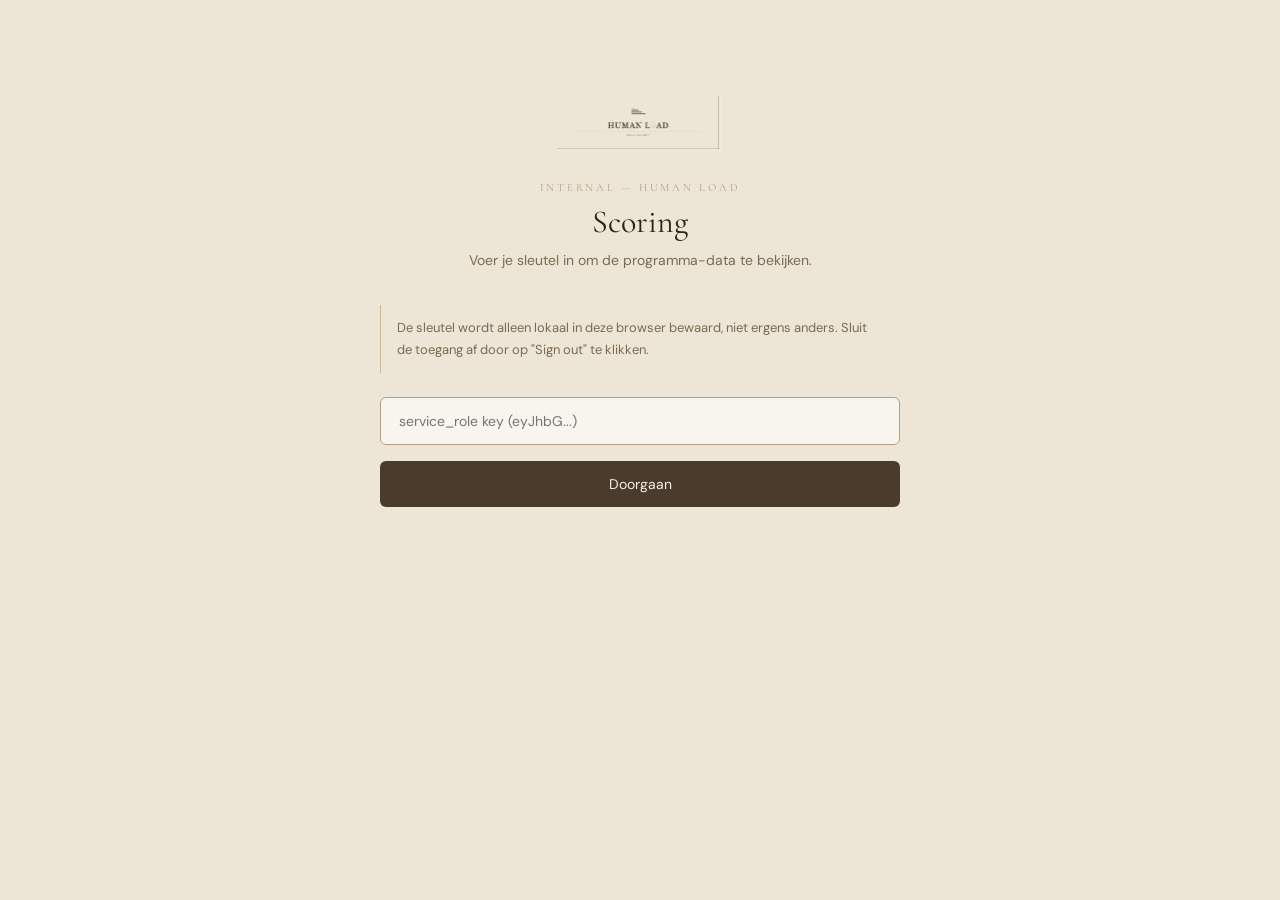
<file: tools-x9k2m7/scoring.html>
<!DOCTYPE html>
<html lang="en">
<head>
<meta charset="UTF-8">
<meta name="viewport" content="width=device-width, initial-scale=1.0">
<title>Human Load — Scoring</title>
<style>
  @import url('https://fonts.googleapis.com/css2?family=Cormorant+Garamond:wght@400;500;600&family=DM+Sans:wght@300;400;500&display=swap');

  :root {
    --cream: #f5f0e8;
    --parchment: #ede6d6;
    --sand: #c9b99a;
    --sand-mid: #b3a085;
    --bark: #7c6a52;
    --umber: #4a3b2c;
    --ink: #2b2218;
    --positive: #5a7a5a;
    --negative: #a04030;
  }

  * { box-sizing: border-box; margin: 0; padding: 0; }

  body {
    font-family: 'DM Sans', sans-serif;
    background: var(--parchment);
    color: var(--ink);
    min-height: 100vh;
    padding: 2rem 1rem;
  }

  .wrap { max-width: 980px; margin: 0 auto; }

  .header {
    border-bottom: 0.5px solid var(--sand);
    padding-bottom: 1.5rem;
    margin-bottom: 2.5rem;
    display: flex;
    align-items: center;
    justify-content: space-between;
    flex-wrap: wrap;
    gap: 1rem;
  }

  .header-title {
    font-family: 'Cormorant Garamond', serif;
    font-size: 1.8rem;
    font-weight: 400;
  }

  .header-sub {
    font-size: 12px;
    letter-spacing: 0.1em;
    text-transform: uppercase;
    color: var(--bark);
    margin-top: 0.25rem;
  }

  .controls {
    display: flex;
    gap: 0.75rem;
    align-items: center;
    flex-wrap: wrap;
  }

  select, button {
    font-family: 'DM Sans', sans-serif;
    font-size: 14px;
    padding: 10px 16px;
    border-radius: 6px;
    border: 0.5px solid var(--sand-mid);
    background: rgba(255,255,255,0.6);
    color: var(--ink);
    cursor: pointer;
    outline: none;
    transition: border-color 0.2s;
  }

  select:focus, button:focus { border-color: var(--bark); }

  button.btn {
    background: var(--umber);
    color: var(--cream);
    border: none;
  }
  button.btn:hover { background: var(--ink); }
  button.btn-link {
    background: transparent;
    color: var(--bark);
    border: 0.5px solid var(--sand);
    padding: 6px 12px;
    font-size: 12px;
  }

  h2 {
    font-family: 'Cormorant Garamond', serif;
    font-size: 1.4rem;
    font-weight: 400;
    margin-bottom: 1rem;
    margin-top: 2.5rem;
  }
  h2:first-of-type { margin-top: 0; }

  .card {
    background: rgba(255,255,255,0.5);
    border: 0.5px solid var(--sand);
    border-radius: 8px;
    padding: 1.5rem;
    margin-bottom: 1.5rem;
  }

  .stats-grid {
    display: grid;
    grid-template-columns: repeat(auto-fit, minmax(180px, 1fr));
    gap: 1rem;
    margin-bottom: 2rem;
  }

  .stat {
    background: rgba(255,255,255,0.5);
    border: 0.5px solid var(--sand);
    border-radius: 8px;
    padding: 1.25rem;
    transition: transform 0.25s ease, border-color 0.25s ease, box-shadow 0.25s ease;
  }

  .stat:hover {
    transform: translateY(-1px);
    border-color: var(--sand-mid);
    box-shadow: 0 2px 12px rgba(74, 59, 44, 0.04);
  }

  .card {
    transition: border-color 0.25s ease;
  }

  .status-row {
    display: flex;
    align-items: center;
    gap: 1rem;
    flex-wrap: wrap;
    font-size: 11px;
    letter-spacing: 0.08em;
    text-transform: uppercase;
    color: var(--sand-mid);
    margin-bottom: 2rem;
    padding-bottom: 1rem;
    border-bottom: 0.5px solid rgba(201, 185, 154, 0.3);
  }
  .status-row .status-divider {
    width: 3px;
    height: 3px;
    border-radius: 50%;
    background: var(--sand);
  }

  .btn-refresh {
    background: transparent;
    border: 0.5px solid var(--sand);
    border-radius: 6px;
    padding: 10px 12px;
    color: var(--bark);
    cursor: pointer;
    transition: border-color 0.2s, color 0.2s;
    display: flex;
    align-items: center;
    justify-content: center;
    line-height: 1;
  }
  .btn-refresh:hover {
    border-color: var(--bark);
    color: var(--ink);
  }
  .btn-refresh svg { width: 14px; height: 14px; }
  .btn-refresh.spinning svg {
    animation: spin 0.6s linear;
  }
  @keyframes spin {
    from { transform: rotate(0deg); }
    to { transform: rotate(360deg); }
  }

  .empty-state-diagnostic {
    text-align: center;
    padding: 3rem 1.5rem;
    max-width: 460px;
    margin: 0 auto;
  }
  .empty-state-diagnostic .eye {
    font-family: 'Cormorant Garamond', serif;
    font-size: 1.5rem;
    color: var(--ink);
    margin-bottom: 0.75rem;
    font-weight: 400;
  }
  .empty-state-diagnostic p {
    color: var(--bark);
    font-size: 14px;
    line-height: 1.7;
    margin-bottom: 1rem;
  }
  .empty-state-diagnostic p:last-child { margin-bottom: 0; }
  .empty-state-diagnostic .hint {
    display: inline-block;
    margin-top: 0.5rem;
    padding: 8px 14px;
    background: rgba(201, 185, 154, 0.15);
    border: 0.5px solid var(--sand);
    border-radius: 4px;
    font-size: 12px;
    color: var(--umber);
    letter-spacing: 0.02em;
  }

  .footer {
    margin-top: 4rem;
    padding-top: 1.5rem;
    border-top: 0.5px solid rgba(201, 185, 154, 0.3);
    text-align: center;
    font-size: 11px;
    letter-spacing: 0.15em;
    text-transform: uppercase;
    color: var(--sand-mid);
  }

  .auth-screen .auth-mark {
    font-family: 'Cormorant Garamond', serif;
    font-size: 11px;
    letter-spacing: 0.25em;
    text-transform: uppercase;
    color: var(--sand-mid);
    margin-bottom: 0.5rem;
  }

  .stat-label {
    font-size: 11px;
    letter-spacing: 0.1em;
    text-transform: uppercase;
    color: var(--bark);
    margin-bottom: 0.5rem;
  }

  .stat-value {
    font-family: 'Cormorant Garamond', serif;
    font-size: 2rem;
    font-weight: 400;
  }

  .stat-sub {
    font-size: 12px;
    color: var(--sand-mid);
    margin-top: 0.25rem;
  }

  table {
    width: 100%;
    border-collapse: collapse;
    font-size: 14px;
  }

  th, td {
    padding: 12px 14px;
    text-align: left;
    border-bottom: 0.5px solid var(--sand);
  }

  th {
    font-size: 11px;
    letter-spacing: 0.1em;
    text-transform: uppercase;
    color: var(--bark);
    font-weight: 500;
  }

  td.num { text-align: right; font-variant-numeric: tabular-nums; }

  .delta-positive { color: var(--positive); font-weight: 500; }
  .delta-negative { color: var(--negative); font-weight: 500; }
  .delta-neutral { color: var(--sand-mid); }

  .bar-container {
    display: flex;
    align-items: center;
    gap: 0.75rem;
    margin: 0.4rem 0;
  }

  .bar-label {
    flex: 0 0 110px;
    font-size: 12px;
    color: var(--bark);
  }

  .bar-track {
    flex: 1;
    height: 6px;
    background: rgba(0,0,0,0.05);
    border-radius: 3px;
    overflow: hidden;
  }

  .bar-fill {
    height: 100%;
    background: var(--umber);
    border-radius: 3px;
    transition: width 0.4s;
  }

  .bar-value {
    flex: 0 0 60px;
    font-size: 12px;
    color: var(--bark);
    text-align: right;
    font-variant-numeric: tabular-nums;
  }

  .auth-screen {
    max-width: 520px;
    margin: 4rem auto;
    text-align: center;
  }

  .auth-screen h1 {
    font-family: 'Cormorant Garamond', serif;
    font-size: 2rem;
    font-weight: 400;
    margin-bottom: 0.5rem;
  }

  .auth-sub {
    color: var(--bark);
    font-size: 14px;
    line-height: 1.7;
    margin-bottom: 2rem;
  }

  input[type="password"], input[type="text"] {
    width: 100%;
    padding: 14px 18px;
    background: rgba(255,255,255,0.6);
    border: 0.5px solid var(--sand-mid);
    border-radius: 6px;
    color: var(--ink);
    font-family: 'DM Sans', sans-serif;
    font-size: 14px;
    margin-bottom: 1rem;
    outline: none;
  }

  input[type="password"]:focus, input[type="text"]:focus { border-color: var(--bark); }

  .auth-helper {
    font-size: 13px;
    color: var(--bark);
    line-height: 1.7;
    text-align: left;
    padding: 12px 16px;
    border-left: 1px solid var(--sand);
    margin-bottom: 1.5rem;
  }

  .empty-state {
    text-align: center;
    padding: 3rem 1rem;
    color: var(--sand-mid);
    font-size: 14px;
  }

  .comments-list { list-style: none; }
  .comments-list li {
    padding: 0.75rem 0;
    border-bottom: 0.5px solid var(--sand);
    font-size: 13px;
    color: var(--ink);
    line-height: 1.6;
  }
  .comment-meta {
    font-size: 11px;
    color: var(--sand-mid);
    margin-top: 4px;
    letter-spacing: 0.05em;
  }

  .hidden { display: none !important; }
</style>
</head>
<body>

<!-- ===== AUTH GATE ===== -->
<div id="auth-screen" class="auth-screen">
  <img src="[data-uri]" alt="Human Load Consultancy" style="height: 56px; width: auto; max-width: 80%; margin-bottom: 1.5rem;" />
  <div class="auth-mark">Internal — Human Load</div>
  <h1>Scoring</h1>
  <p class="auth-sub">Voer je sleutel in om de programma-data te bekijken.</p>

  <div class="auth-helper">
    De sleutel wordt alleen lokaal in deze browser bewaard, niet ergens anders. Sluit de toegang af door op "Sign out" te klikken.
  </div>

  <input type="password" id="key-input" placeholder="service_role key (eyJhbG...)" autocomplete="off" />
  <button class="btn" style="width: 100%; padding: 14px;" onclick="saveKey()">Doorgaan</button>
</div>

<!-- ===== DASHBOARD ===== -->
<div id="dashboard" class="hidden">
  <div class="wrap">

    <div class="header">
      <div style="display: flex; align-items: center; gap: 1rem;">
        <img src="[data-uri]" alt="" style="height: 40px; width: auto;" />
        <div>
          <div class="header-title">Scoring dashboard</div>
          <div class="header-sub" id="header-sub">—</div>
        </div>
      </div>
      <div class="controls">
        <select id="client-select" onchange="loadClient()">
          <option value="">Loading clients...</option>
        </select>
        <button class="btn-refresh" id="refresh-btn" onclick="refreshClient()" title="Vernieuwen" aria-label="Vernieuwen">
          <svg viewBox="0 0 24 24" fill="none" stroke="currentColor" stroke-width="1.5" stroke-linecap="round" stroke-linejoin="round">
            <path d="M3 12a9 9 0 0 1 15.5-6.3L21 8"></path>
            <path d="M21 3v5h-5"></path>
            <path d="M21 12a9 9 0 0 1-15.5 6.3L3 16"></path>
            <path d="M3 21v-5h5"></path>
          </svg>
        </button>
        <label style="display: flex; align-items: center; gap: 6px; font-size: 12px; color: var(--bark); letter-spacing: 0.05em; text-transform: uppercase; cursor: pointer;">
          <input type="checkbox" id="show-test-data" onchange="loadClient()" style="cursor: pointer;" />
          Toon testdata
        </label>
        <button class="btn-link" onclick="signOut()">Sign out</button>
      </div>
    </div>

    <div id="status-row" class="status-row hidden">
      <span id="status-freshness">—</span>
      <span class="status-divider"></span>
      <span id="status-counts">—</span>
    </div>

    <div id="content"></div>

    <div class="footer">
      Human Load Consultancy · Vertrouwelijk
    </div>

  </div>
</div>

<script>
const SUPABASE_URL = "https://horkotkzleohpyrzzujx.supabase.co";
let serviceKey = localStorage.getItem('hlc_service_key');

if (serviceKey) {
  document.getElementById('auth-screen').classList.add('hidden');
  document.getElementById('dashboard').classList.remove('hidden');
  init();
}

function saveKey() {
  const key = document.getElementById('key-input').value.trim();
  if (!key.startsWith('eyJ')) {
    alert('That doesn\'t look like a Supabase key. It should start with "eyJ".');
    return;
  }
  serviceKey = key;
  localStorage.setItem('hlc_service_key', key);
  document.getElementById('auth-screen').classList.add('hidden');
  document.getElementById('dashboard').classList.remove('hidden');
  init();
}

function signOut() {
  localStorage.removeItem('hlc_service_key');
  location.reload();
}

async function api(path, options = {}) {
  const res = await fetch(`${SUPABASE_URL}/rest/v1/${path}`, {
    ...options,
    headers: {
      'apikey': serviceKey,
      'Authorization': 'Bearer ' + serviceKey,
      'Content-Type': 'application/json',
      ...(options.headers || {})
    }
  });
  if (!res.ok) {
    const text = await res.text();
    throw new Error(text || res.statusText);
  }
  return res.json();
}

async function init() {
  try {
    const clients = await api('clients?select=id,slug,display_name&order=display_name');
    const sel = document.getElementById('client-select');
    sel.innerHTML = '<option value="">Select a client…</option>';
    clients.forEach(c => {
      const opt = document.createElement('option');
      opt.value = c.slug;
      opt.dataset.id = c.id;
      opt.textContent = c.display_name;
      sel.appendChild(opt);
    });
  } catch (e) {
    alert('Could not load. Check your key. ' + e.message);
    signOut();
  }
}

async function loadClient() {
  const sel = document.getElementById('client-select');
  const slug = sel.value;
  const statusRow = document.getElementById('status-row');
  if (!slug) {
    document.getElementById('content').innerHTML = '';
    document.getElementById('header-sub').textContent = '—';
    statusRow.classList.add('hidden');
    return;
  }
  const clientId = parseInt(sel.options[sel.selectedIndex].dataset.id, 10);
  const showTest = document.getElementById('show-test-data').checked;
  const baseLabel = sel.options[sel.selectedIndex].textContent;
  document.getElementById('header-sub').textContent = showTest ? baseLabel + ' · TESTDATA INBEGREPEN' : baseLabel;
  document.getElementById('content').innerHTML = '<div class="empty-state">Loading data…</div>';
  statusRow.classList.add('hidden');

  const testFilter = showTest ? '' : '&is_test=eq.false';
  const testFilterNested = showTest ? '' : '&participants.is_test=eq.false';

  try {
    const [participants, teams, intakes, checkins, closeouts] = await Promise.all([
      api(`participants?client_id=eq.${clientId}${testFilter}&select=id,personal_code,team_id,registered_at`),
      api(`client_teams?client_id=eq.${clientId}&select=id,team_name`),
      api(`intake_answers?select=*,participants!inner(id,team_id,client_id,is_test)&participants.client_id=eq.${clientId}${testFilterNested}`),
      api(`checkin_answers?select=*,participants!inner(id,team_id,client_id,is_test)&participants.client_id=eq.${clientId}${testFilterNested}`),
      api(`closeout_answers?select=*,participants!inner(id,team_id,client_id,is_test)&participants.client_id=eq.${clientId}${testFilterNested}`)
    ]);

    if (participants.length === 0) {
      // Diagnostic: count test participants for this client to give a helpful hint
      let testCount = 0;
      if (!showTest) {
        try {
          const testParticipants = await api(`participants?client_id=eq.${clientId}&is_test=eq.true&select=id`);
          testCount = testParticipants.length;
        } catch (_) { /* graceful */ }
      }
      renderEmptyState(baseLabel, showTest, testCount);
      statusRow.classList.add('hidden');
      return;
    }

    renderDashboard(participants, teams, intakes, checkins, closeouts);
    updateStatusRow(participants, intakes, checkins, closeouts);
    statusRow.classList.remove('hidden');
  } catch (e) {
    document.getElementById('content').innerHTML = '<div class="empty-state">Could not load. ' + e.message + '</div>';
    statusRow.classList.add('hidden');
  }
}

function refreshClient() {
  const btn = document.getElementById('refresh-btn');
  btn.classList.remove('spinning');
  // force reflow to restart animation
  void btn.offsetWidth;
  btn.classList.add('spinning');
  loadClient();
}

function renderEmptyState(clientLabel, showTest, testCount) {
  const escaped = clientLabel.replace(/[<>]/g, '');
  let hint = '';
  if (!showTest && testCount > 0) {
    hint = `<p>Wel ${testCount} testdeelnemer${testCount === 1 ? '' : 's'} in de database.</p>
            <span class="hint">Vink "Toon testdata" aan om die te bekijken</span>`;
  } else if (showTest) {
    hint = '<p>Ook geen testdata beschikbaar voor deze klant.</p>';
  } else {
    hint = '<p>Zodra de eerste deelnemer de intake invult, verschijnt de data hier.</p>';
  }
  document.getElementById('content').innerHTML = `
    <div class="empty-state-diagnostic">
      <div class="eye">Geen data voor ${escaped}</div>
      ${hint}
    </div>
  `;
}

function updateStatusRow(participants, intakes, checkins, closeouts) {
  // Find most recent registered_at across participants
  let latest = null;
  participants.forEach(p => {
    if (p.registered_at) {
      const t = new Date(p.registered_at).getTime();
      if (!latest || t > latest) latest = t;
    }
  });
  document.getElementById('status-freshness').textContent = latest
    ? 'Laatst bijgewerkt: ' + relativeTime(latest)
    : 'Live data';
  const totalResponses = intakes.length + checkins.length + closeouts.length;
  document.getElementById('status-counts').textContent =
    `${participants.length} ${participants.length === 1 ? 'deelnemer' : 'deelnemers'} · ${totalResponses} ${totalResponses === 1 ? 'reactie' : 'reacties'}`;
}

function relativeTime(timestamp) {
  const diff = Date.now() - timestamp;
  const sec = Math.floor(diff / 1000);
  if (sec < 60) return 'zojuist';
  const min = Math.floor(sec / 60);
  if (min < 60) return `${min} ${min === 1 ? 'minuut' : 'minuten'} geleden`;
  const hr = Math.floor(min / 60);
  if (hr < 24) return `${hr} uur geleden`;
  const d = Math.floor(hr / 24);
  if (d < 7) return `${d} ${d === 1 ? 'dag' : 'dagen'} geleden`;
  const date = new Date(timestamp);
  return date.toLocaleDateString('nl-NL', { day: 'numeric', month: 'short', year: 'numeric' });
}

function avg(arr, key) {
  const vals = arr.map(x => x[key]).filter(v => v !== null && v !== undefined);
  if (vals.length === 0) return null;
  return vals.reduce((a, b) => a + b, 0) / vals.length;
}

function fmt(n, decimals = 2) {
  return n === null ? '—' : n.toFixed(decimals);
}

function deltaClass(d, inverted = false) {
  if (d === null) return 'delta-neutral';
  const positive = inverted ? d < 0 : d > 0;
  if (Math.abs(d) < 0.05) return 'delta-neutral';
  return positive ? 'delta-positive' : 'delta-negative';
}

function deltaText(d) {
  if (d === null) return '—';
  const sign = d > 0 ? '+' : '';
  return sign + d.toFixed(2);
}

function renderDashboard(participants, teams, intakes, checkins, closeouts) {
  const teamMap = {};
  teams.forEach(t => teamMap[t.id] = t.team_name);

  // Overview stats
  const intakeCount = intakes.length;
  const closeoutCount = closeouts.length;
  const intakeRate = participants.length > 0 ? (intakeCount / participants.length * 100) : 0;
  const closeoutRate = participants.length > 0 ? (closeoutCount / participants.length * 100) : 0;
  const totalCheckins = checkins.length;
  const expectedCheckins = participants.length * 6;
  const checkinRate = expectedCheckins > 0 ? (totalCheckins / expectedCheckins * 100) : 0;

  // Categories: intake vs closeout
  const categories = [
    { key: 'awareness', label: 'Awareness', q: ['q1_awareness_signals', 'q2_awareness_response'], inverted: false },
    { key: 'behaviour_breaks', label: 'Behaviour — breaks (lower is better)', q: ['q3_behavior_breaks'], inverted: true },
    { key: 'behaviour_variation', label: 'Behaviour — variation', q: ['q4_behavior_variation'], inverted: false },
    { key: 'efficacy', label: 'Self-confidence', q: ['q5_efficacy_change', 'q6_efficacy_control'], coq: ['q5_efficacy_maintain', 'q6_efficacy_control'], inverted: false },
    { key: 'culture', label: 'Culture', q: ['q7_culture_acceptance'], inverted: false }
  ];

  let categoryRows = '';
  categories.forEach(cat => {
    const intakeAvg = avg(intakes.map(i => {
      const vals = cat.q.map(qk => i[qk]).filter(v => v !== null);
      if (vals.length === 0) return null;
      return { v: vals.reduce((a,b) => a+b, 0) / vals.length };
    }).filter(x => x), 'v');

    const closeoutKeys = cat.coq || cat.q;
    const closeoutAvg = avg(closeouts.map(i => {
      const vals = closeoutKeys.map(qk => i[qk]).filter(v => v !== null);
      if (vals.length === 0) return null;
      return { v: vals.reduce((a,b) => a+b, 0) / vals.length };
    }).filter(x => x), 'v');

    const delta = (intakeAvg !== null && closeoutAvg !== null) ? closeoutAvg - intakeAvg : null;
    categoryRows += `
      <tr>
        <td>${cat.label}</td>
        <td class="num">${fmt(intakeAvg)}</td>
        <td class="num">${fmt(closeoutAvg)}</td>
        <td class="num ${deltaClass(delta, cat.inverted)}">${deltaText(delta)}</td>
      </tr>
    `;
  });

  // Per-team breakdown
  let teamRows = '';
  teams.forEach(t => {
    const tParticipants = participants.filter(p => p.team_id === t.id);
    if (tParticipants.length === 0) return;
    const ids = tParticipants.map(p => p.id);
    const tIntakes = intakes.filter(i => ids.includes(i.participant_id));
    const tCloseouts = closeouts.filter(c => ids.includes(c.participant_id));

    const overallIntake = avg(tIntakes.map(i => ({
      v: ((i.q1_awareness_signals || 0) + (i.q2_awareness_response || 0) + (i.q4_behavior_variation || 0) +
          (i.q5_efficacy_change || 0) + (i.q6_efficacy_control || 0) + (i.q7_culture_acceptance || 0)) / 6
    })), 'v');
    const overallCloseout = avg(tCloseouts.map(c => ({
      v: ((c.q1_awareness_signals || 0) + (c.q2_awareness_response || 0) + (c.q4_behavior_variation || 0) +
          (c.q5_efficacy_maintain || 0) + (c.q6_efficacy_control || 0) + (c.q7_culture_acceptance || 0)) / 6
    })), 'v');
    const delta = (overallIntake !== null && overallCloseout !== null) ? overallCloseout - overallIntake : null;

    teamRows += `
      <tr>
        <td>${t.team_name}</td>
        <td class="num">${tParticipants.length}</td>
        <td class="num">${fmt(overallIntake)}</td>
        <td class="num">${fmt(overallCloseout)}</td>
        <td class="num ${deltaClass(delta)}">${deltaText(delta)}</td>
      </tr>
    `;
  });

  // Module adoption
  let moduleBars = '';
  for (let m = 1; m <= 6; m++) {
    const mCheckins = checkins.filter(c => c.module_number === m);
    const adoption = participants.length > 0 ? (mCheckins.length / participants.length * 100) : 0;
    const triedAvg = avg(mCheckins, 'q2_tried');
    moduleBars += `
      <div class="bar-container">
        <div class="bar-label">Module ${m}</div>
        <div class="bar-track"><div class="bar-fill" style="width: ${Math.min(adoption, 100)}%"></div></div>
        <div class="bar-value">${adoption.toFixed(0)}%</div>
      </div>
      <div style="font-size: 11px; color: var(--sand-mid); margin: 0 0 0.75rem 110px;">
        ${mCheckins.length} responses · avg "tried": ${fmt(triedAvg)}
      </div>
    `;
  }

  // Comments
  const allComments = [];
  intakes.forEach(i => {
    if (i.open_field) allComments.push({ source: 'Intake', text: i.open_field, team: teamMap[i.participants?.team_id] });
  });
  checkins.forEach(c => {
    if (c.open_field) allComments.push({ source: `Check-in M${c.module_number}`, text: c.open_field, team: teamMap[c.participants?.team_id] });
  });
  closeouts.forEach(c => {
    if (c.open_field) allComments.push({ source: 'Closeout', text: c.open_field, team: teamMap[c.participants?.team_id] });
    if (c.reflection_hardest_moment) allComments.push({ source: 'Closeout reflection', text: c.reflection_hardest_moment, team: teamMap[c.participants?.team_id] });
  });
  const commentsHtml = allComments.length > 0
    ? `<ul class="comments-list">${allComments.map(c => `
        <li>
          <div>"${c.text.replace(/[<>]/g, '')}"</div>
          <div class="comment-meta">${c.source}${c.team ? ' · ' + c.team : ''}</div>
        </li>
      `).join('')}</ul>`
    : '<div class="empty-state">No open-field responses yet.</div>';

  document.getElementById('content').innerHTML = `
    <div class="stats-grid">
      <div class="stat">
        <div class="stat-label">Participants</div>
        <div class="stat-value">${participants.length}</div>
      </div>
      <div class="stat">
        <div class="stat-label">Intake completed</div>
        <div class="stat-value">${intakeCount}</div>
        <div class="stat-sub">${intakeRate.toFixed(0)}% of participants</div>
      </div>
      <div class="stat">
        <div class="stat-label">Closeout completed</div>
        <div class="stat-value">${closeoutCount}</div>
        <div class="stat-sub">${closeoutRate.toFixed(0)}% of participants</div>
      </div>
      <div class="stat">
        <div class="stat-label">Check-in adoption</div>
        <div class="stat-value">${checkinRate.toFixed(0)}%</div>
        <div class="stat-sub">${totalCheckins} of ${expectedCheckins} expected</div>
      </div>
    </div>

    <h2>Score per category</h2>
    <div class="card">
      <table>
        <thead>
          <tr>
            <th>Category</th>
            <th class="num">Intake</th>
            <th class="num">Closeout</th>
            <th class="num">Δ</th>
          </tr>
        </thead>
        <tbody>${categoryRows}</tbody>
      </table>
    </div>

    <h2>Score per team</h2>
    <div class="card">
      ${teamRows ? `<table>
        <thead>
          <tr>
            <th>Team</th>
            <th class="num">Participants</th>
            <th class="num">Intake</th>
            <th class="num">Closeout</th>
            <th class="num">Δ</th>
          </tr>
        </thead>
        <tbody>${teamRows}</tbody>
      </table>` : '<div class="empty-state">No team data yet.</div>'}
    </div>

    <h2>Module adoption</h2>
    <div class="card">${moduleBars}</div>

    <h2>Open-field responses</h2>
    <div class="card">${commentsHtml}</div>
  `;
}
</script>
</body>
</html>
</file>
